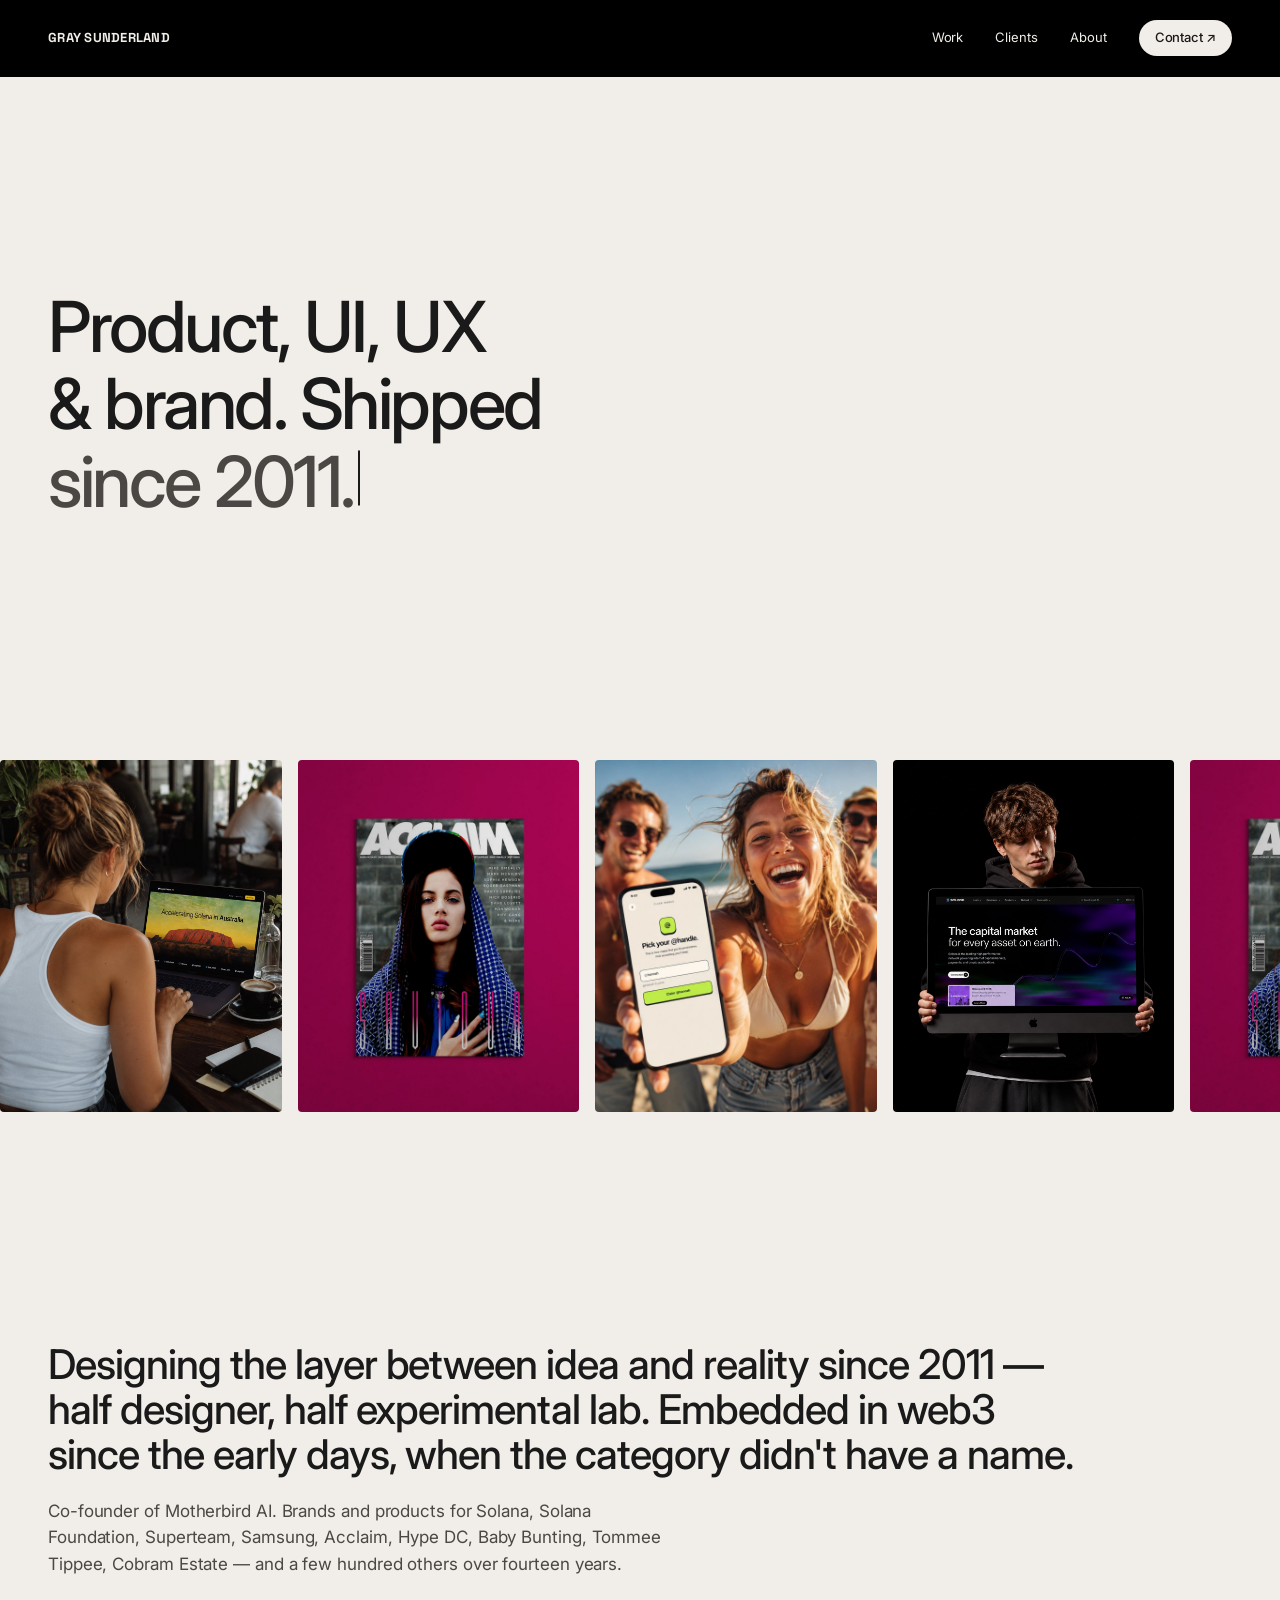
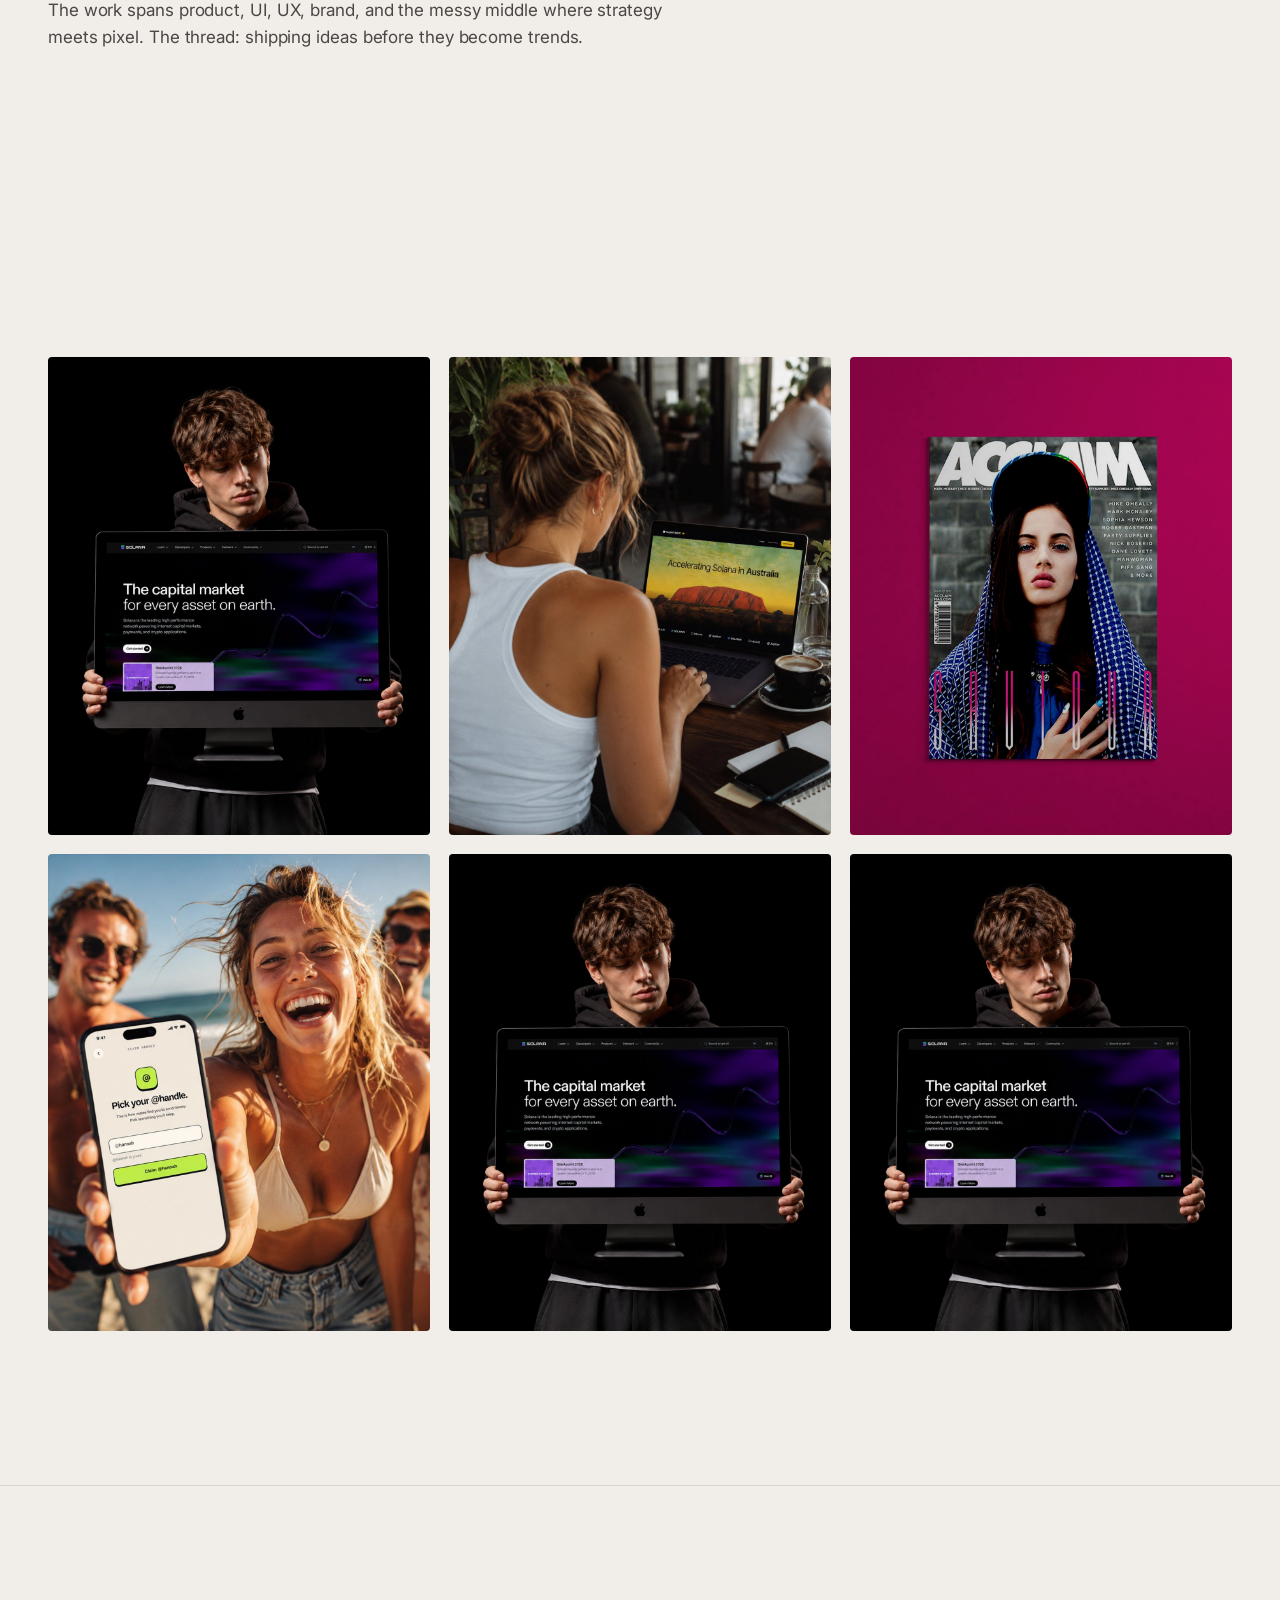
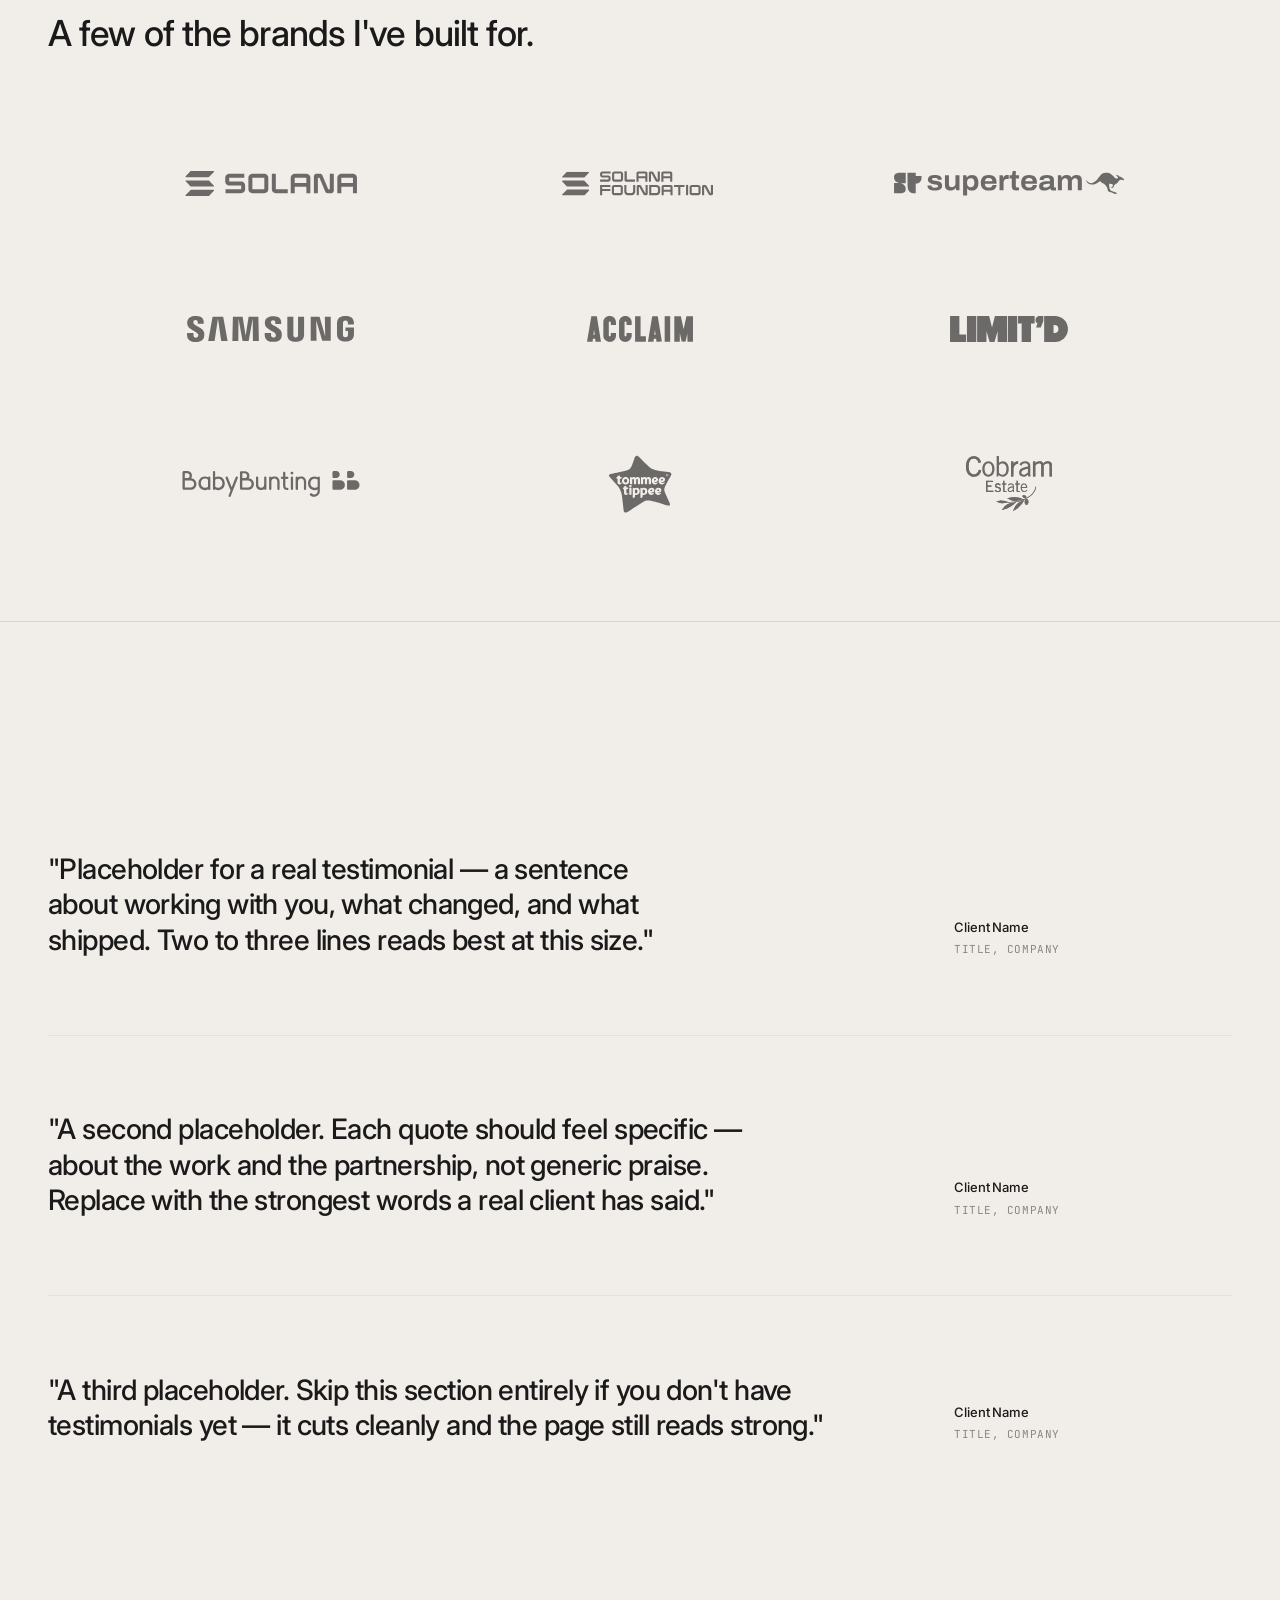
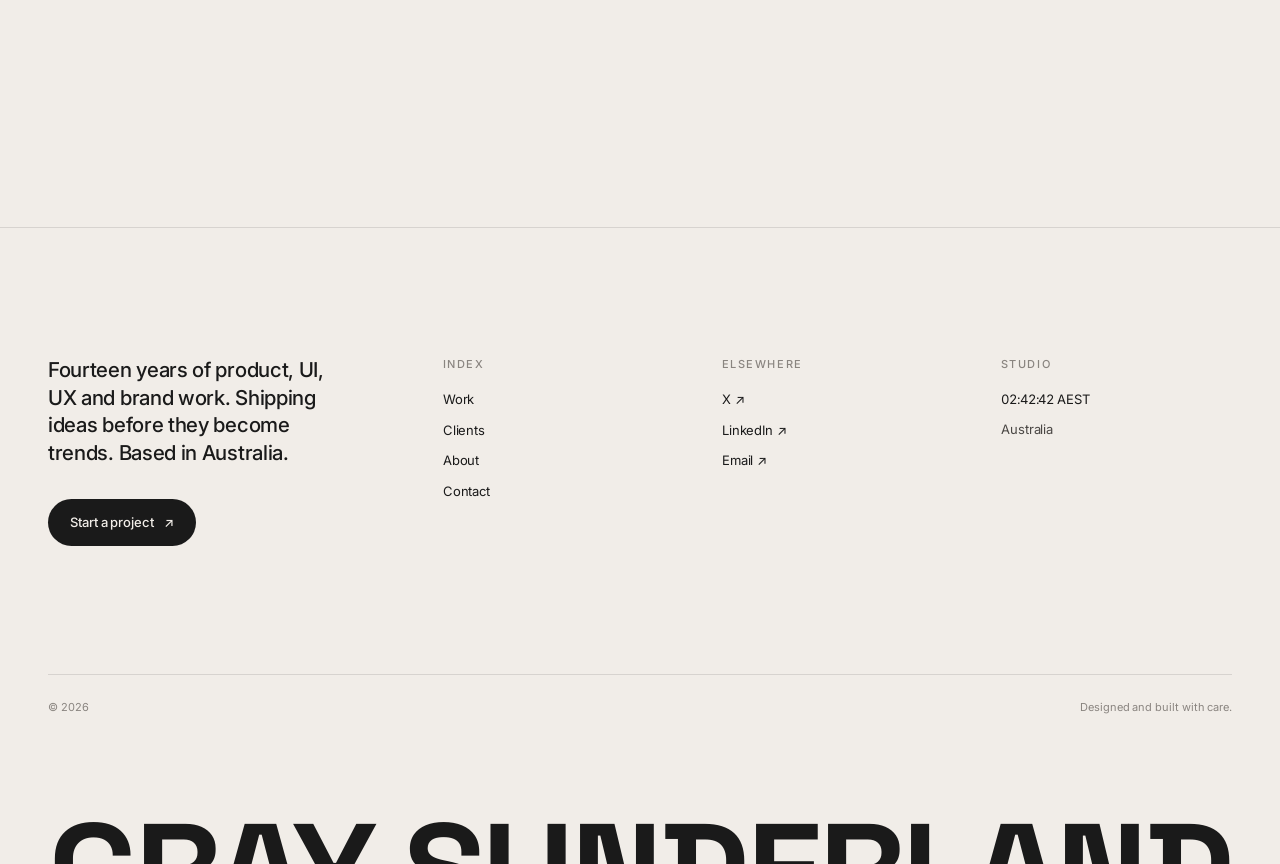
<file: index.html>
<!DOCTYPE html>
<html lang="en">
<head>
  <meta charset="UTF-8">
  <meta name="viewport" content="width=device-width, initial-scale=1.0">
  <title>Gray Sunderland — Product Design for the world's most ambitious teams</title>
  <meta name="description" content="Designing the layer between idea and reality since 2011. Product, UI, UX and brand design for the world's most ambitious teams. Embedded in web3 since the early days.">
  <meta property="og:title" content="Gray Sunderland — Product, UI, UX & Brand Designer">
  <meta property="og:description" content="Designing the layer between idea and reality since 2011. Half designer, half experimental lab. Based in Australia.">
  <meta property="og:type" content="website">

  <link rel="preconnect" href="https://fonts.googleapis.com">
  <link rel="preconnect" href="https://fonts.gstatic.com" crossorigin>
  <link href="https://fonts.googleapis.com/css2?family=Inter:wght@300;400;500;600;700&family=JetBrains+Mono:wght@400;500&family=Space+Grotesk:wght@500;600;700&display=swap" rel="stylesheet">

  <link rel="stylesheet" href="css/main.css">
</head>
<body>

  <!-- ============ CUSTOM CURSOR ============ -->
  <!-- Only renders on devices with a real pointer (desktop). Hidden by CSS
       on touch devices. Sits above everything else; pointer-events: none so
       it never blocks clicks. The + appears when hovering a link. -->
  <div class="cursor" aria-hidden="true">
    <span class="cursor-plus">+</span>
  </div>

  <!-- ============ NAV ============ -->
  <nav class="nav" aria-label="Primary">
    <a href="/" class="nav-brand">GRAY SUNDERLAND</a>
    <div class="nav-links">
      <a href="#work" class="nav-link hide-mobile">Work</a>
      <a href="#clients" class="nav-link hide-mobile">Clients</a>
      <a href="#about" class="nav-link hide-mobile">About</a>
      <a href="mailto:hello@graysunderland.com" class="nav-link nav-cta">Contact ↗</a>
    </div>
  </nav>

  <!-- ============ HERO ============ -->
  <header class="hero shell">
    <h1 class="hero-title">
      <span class="hero-line">Product, UI, UX</span>
      <span class="hero-line">&amp; brand. Shipped</span>
      <span class="hero-line hero-line--typed">
        <span class="hero-typed-text" data-typed></span><span class="hero-typed-caret" aria-hidden="true"></span>
      </span>
    </h1>
  </header>

  <!-- ============ MARQUEE ============ -->
  <section class="marquee" aria-label="Work preview">
    <div class="marquee-track">
      <div class="marquee-tile"><img src="images/marquee-01.png" alt="Superteam website design" loading="lazy"></div>
      <div class="marquee-tile"><img src="images/marquee-02.png" alt="Acclaim magazine cover design" loading="lazy"></div>
      <div class="marquee-tile"><img src="images/marquee-03.png" alt="Sorted P2P payments app" loading="lazy"></div>
      <div class="marquee-tile"><img src="images/marquee-04.png" alt="Solana website design" loading="lazy"></div>
      <div class="marquee-tile"><img src="images/marquee-02.png" alt="Acclaim magazine cover design" loading="lazy"></div>
      <div class="marquee-tile"><img src="images/marquee-01.png" alt="Superteam website design" loading="lazy"></div>
      <div class="marquee-tile"><img src="images/marquee-04.png" alt="Solana website design" loading="lazy"></div>
      <div class="marquee-tile"><img src="images/marquee-03.png" alt="Sorted P2P payments app" loading="lazy"></div>
      <div class="marquee-tile"><img src="images/marquee-01.png" alt="Superteam website design" loading="lazy"></div>
      <div class="marquee-tile"><img src="images/marquee-04.png" alt="Solana website design" loading="lazy"></div>
      <div class="marquee-tile"><img src="images/marquee-02.png" alt="Acclaim magazine cover design" loading="lazy"></div>
      <div class="marquee-tile"><img src="images/marquee-03.png" alt="Sorted P2P payments app" loading="lazy"></div>
    </div>
  </section>

  <!-- ============ ABOUT STATEMENT ============ -->
  <section class="section shell reveal" id="about">
    <div class="about-statement">
      <p>Designing the layer between idea and reality since 2011 — half designer, half experimental lab. Embedded in web3 since the early days, when the category didn't have a&nbsp;name.</p>
      <p>Co-founder of Motherbird AI. Brands and products for Solana, Solana Foundation, Superteam, Samsung, Acclaim, Hype DC, Baby Bunting, Tommee Tippee, Cobram Estate — and a few hundred others over fourteen&nbsp;years.</p>
      <p>The work spans product, UI, UX, brand, and the messy middle where strategy meets pixel. The thread: shipping ideas before they become&nbsp;trends.</p>
    </div>
  </section>

  <!-- ============ SELECT WORK — 3x3 GRID ============ -->
  <section class="section shell" id="work">
    <div class="work-grid">

      <a href="https://solana.com" target="_blank" rel="noopener" class="work-tile">
        <div class="work-tile-media"><img src="images/marquee-04.png" alt="Solana" loading="lazy"></div>
        <div class="work-tile-overlay">
          <span class="work-tile-name">Solana — 2026</span>
        </div>
      </a>

      <a href="https://superteam.fun" target="_blank" rel="noopener" class="work-tile">
        <div class="work-tile-media"><img src="images/marquee-01.png" alt="Superteam" loading="lazy"></div>
        <div class="work-tile-overlay">
          <span class="work-tile-name">Superteam — 2025</span>
        </div>
      </a>

      <a href="https://acclaimmag.com" target="_blank" rel="noopener" class="work-tile">
        <div class="work-tile-media"><img src="images/marquee-02.png" alt="Acclaim Magazine" loading="lazy"></div>
        <div class="work-tile-overlay">
          <span class="work-tile-name">Acclaim — 2024</span>
        </div>
      </a>

      <a href="https://paymentsorted.com" target="_blank" rel="noopener" class="work-tile">
        <div class="work-tile-media"><img src="images/marquee-03.png" alt="Sorted — P2P payments app" loading="lazy"></div>
        <div class="work-tile-overlay">
          <span class="work-tile-name">Sorted — 2026</span>
        </div>
      </a>

      <a href="https://cypherpunks.app" target="_blank" rel="noopener" class="work-tile">
        <div class="work-tile-media"><img src="images/marquee-04.png" alt="Cypherpunks" loading="lazy"></div>
        <div class="work-tile-overlay">
          <span class="work-tile-name">Cypherpunks — 2024</span>
        </div>
      </a>

      <a href="https://mong.life" target="_blank" rel="noopener" class="work-tile">
        <div class="work-tile-media"><img src="images/marquee-04.png" alt="Mong" loading="lazy"></div>
        <div class="work-tile-overlay">
          <span class="work-tile-name">Mong — 2023</span>
        </div>
      </a>

    </div>
  </section>

  <!-- ============ CLIENTS ============ -->
  <!-- Logos render as monotone (filter: brightness(0)).
       Note: hypeDC.svg correctly displays as "LIMIT'D" — a Hype DC
       sub-brand Gray worked on. This is intentional, do not "fix" it.
       Sizing variants:
         .client-logo (default) — wordmarks
         .client-logo--mark     — bumped icon-led/stacked logos
         .client-logo--mark-lg  — Tommee Tippee (+60% larger)
         .client-logo--mark-md  — Cobram (+20% larger) -->
  <section class="section shell clients-section" id="clients">
    <p class="clients-intro">A few of the brands I've&nbsp;built&nbsp;for.</p>
    <div class="clients-grid">
      <a href="https://solana.com" target="_blank" rel="noopener" class="client" aria-label="Solana">
        <img src="images/logos/solana.svg" alt="Solana" class="client-logo" loading="lazy">
      </a>
      <a href="https://solana.org" target="_blank" rel="noopener" class="client" aria-label="Solana Foundation">
        <img src="images/logos/foundation.svg" alt="Solana Foundation" class="client-logo" loading="lazy">
      </a>
      <a href="https://superteam.fun" target="_blank" rel="noopener" class="client" aria-label="Superteam">
        <img src="images/logos/superteam.svg" alt="Superteam" class="client-logo" loading="lazy">
      </a>
      <a href="https://www.samsung.com" target="_blank" rel="noopener" class="client" aria-label="Samsung">
        <img src="images/logos/Samsung.svg" alt="Samsung" class="client-logo" loading="lazy">
      </a>
      <a href="https://acclaimmag.com" target="_blank" rel="noopener" class="client" aria-label="Acclaim">
        <img src="images/logos/acclaim.svg" alt="Acclaim" class="client-logo" loading="lazy">
      </a>
      <a href="https://www.hypedc.com" target="_blank" rel="noopener" class="client" aria-label="Hype DC">
        <img src="images/logos/hypeDC.svg" alt="Hype DC" class="client-logo" loading="lazy">
      </a>
      <a href="https://www.babybunting.com.au" target="_blank" rel="noopener" class="client" aria-label="Baby Bunting">
        <img src="images/logos/babybunting.svg" alt="Baby Bunting" class="client-logo" loading="lazy">
      </a>
      <a href="https://www.tommeetippee.com" target="_blank" rel="noopener" class="client" aria-label="Tommee Tippee">
        <img src="images/logos/tommee-tippee.svg" alt="Tommee Tippee" class="client-logo client-logo--mark-lg" loading="lazy">
      </a>
      <a href="https://www.cobramestate.com.au" target="_blank" rel="noopener" class="client" aria-label="Cobram Estate">
        <img src="images/logos/cobram.svg" alt="Cobram Estate" class="client-logo client-logo--mark-md" loading="lazy">
      </a>
    </div>
  </section>

  <!-- ============ TESTIMONIALS ============ -->
  <section class="section shell testimonials reveal">
    <div class="testimonial">
      <blockquote>"Placeholder for a real testimonial — a sentence about working with you, what changed, and what shipped. Two to three lines reads best at this&nbsp;size."</blockquote>
      <cite>
        <span class="name">Client Name</span>
        <span class="role">Title, Company</span>
      </cite>
    </div>

    <div class="testimonial">
      <blockquote>"A second placeholder. Each quote should feel specific — about the work and the partnership, not generic praise. Replace with the strongest words a real client has&nbsp;said."</blockquote>
      <cite>
        <span class="name">Client Name</span>
        <span class="role">Title, Company</span>
      </cite>
    </div>

    <div class="testimonial">
      <blockquote>"A third placeholder. Skip this section entirely if you don't have testimonials yet — it cuts cleanly and the page still reads&nbsp;strong."</blockquote>
      <cite>
        <span class="name">Client Name</span>
        <span class="role">Title, Company</span>
      </cite>
    </div>
  </section>

  <!-- ============ FOOTER ============ -->
  <footer class="footer">
    <div class="footer-top">
      <div>
        <p class="footer-tagline">Fourteen years of product, UI, UX and brand work. Shipping ideas before they become trends. Based in&nbsp;Australia.</p>
        <a href="mailto:hello@graysunderland.com" class="cta">
          Start a project
          <span class="arrow">↗</span>
        </a>
      </div>

      <div class="footer-col">
        <h4>Index</h4>
        <ul>
          <li><a href="#work">Work</a></li>
          <li><a href="#clients">Clients</a></li>
          <li><a href="#about">About</a></li>
          <li><a href="mailto:hello@graysunderland.com">Contact</a></li>
        </ul>
      </div>

      <div class="footer-col">
        <h4>Elsewhere</h4>
        <ul>
          <li><a href="https://x.com/gray_chromatic" target="_blank" rel="noopener">X ↗</a></li>
          <li><a href="https://www.linkedin.com/in/graysunderland" target="_blank" rel="noopener">LinkedIn ↗</a></li>
          <li><a href="mailto:hello@graysunderland.com">Email ↗</a></li>
        </ul>
      </div>

      <div class="footer-col">
        <h4>Studio</h4>
        <ul>
          <li><span class="clock" data-clock data-tz="Australia/Sydney" data-tz-label="AEST">—</span></li>
          <li>
            <address>Australia</address>
          </li>
        </ul>
      </div>
    </div>

    <div class="footer-bottom">
      <span>© 2026</span>
      <span>Designed and built with care.</span>
    </div>

    <div class="footer-wordmark" aria-hidden="true">
      <svg viewBox="0 0 1000 100" xmlns="http://www.w3.org/2000/svg" preserveAspectRatio="xMidYMid meet">
        <text x="0" y="84"
              font-family="Space Grotesk, Inter, sans-serif"
              font-size="110"
              font-weight="700"
              letter-spacing="-3"
              textLength="1000"
              lengthAdjust="spacingAndGlyphs">GRAY SUNDERLAND</text>
      </svg>
    </div>
  </footer>

  <script src="js/main.js"></script>
</body>
</html>
</file>
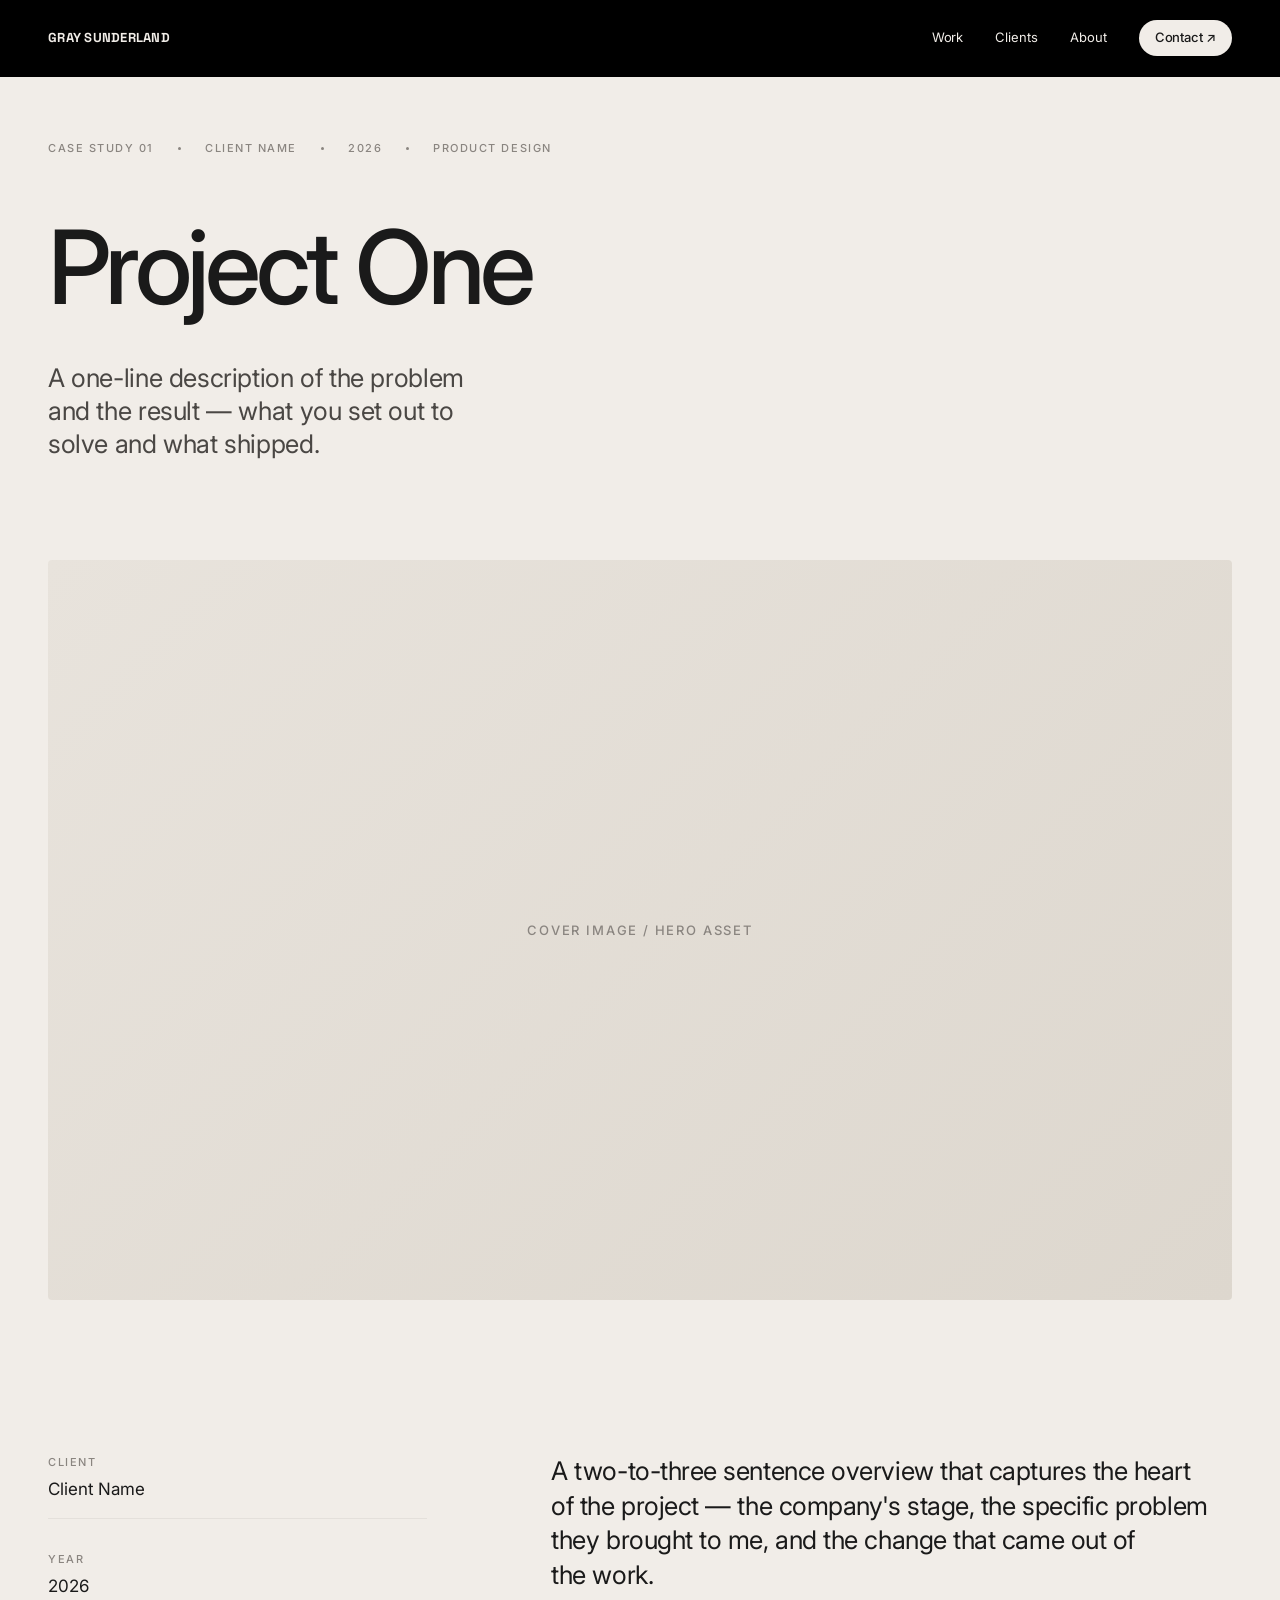
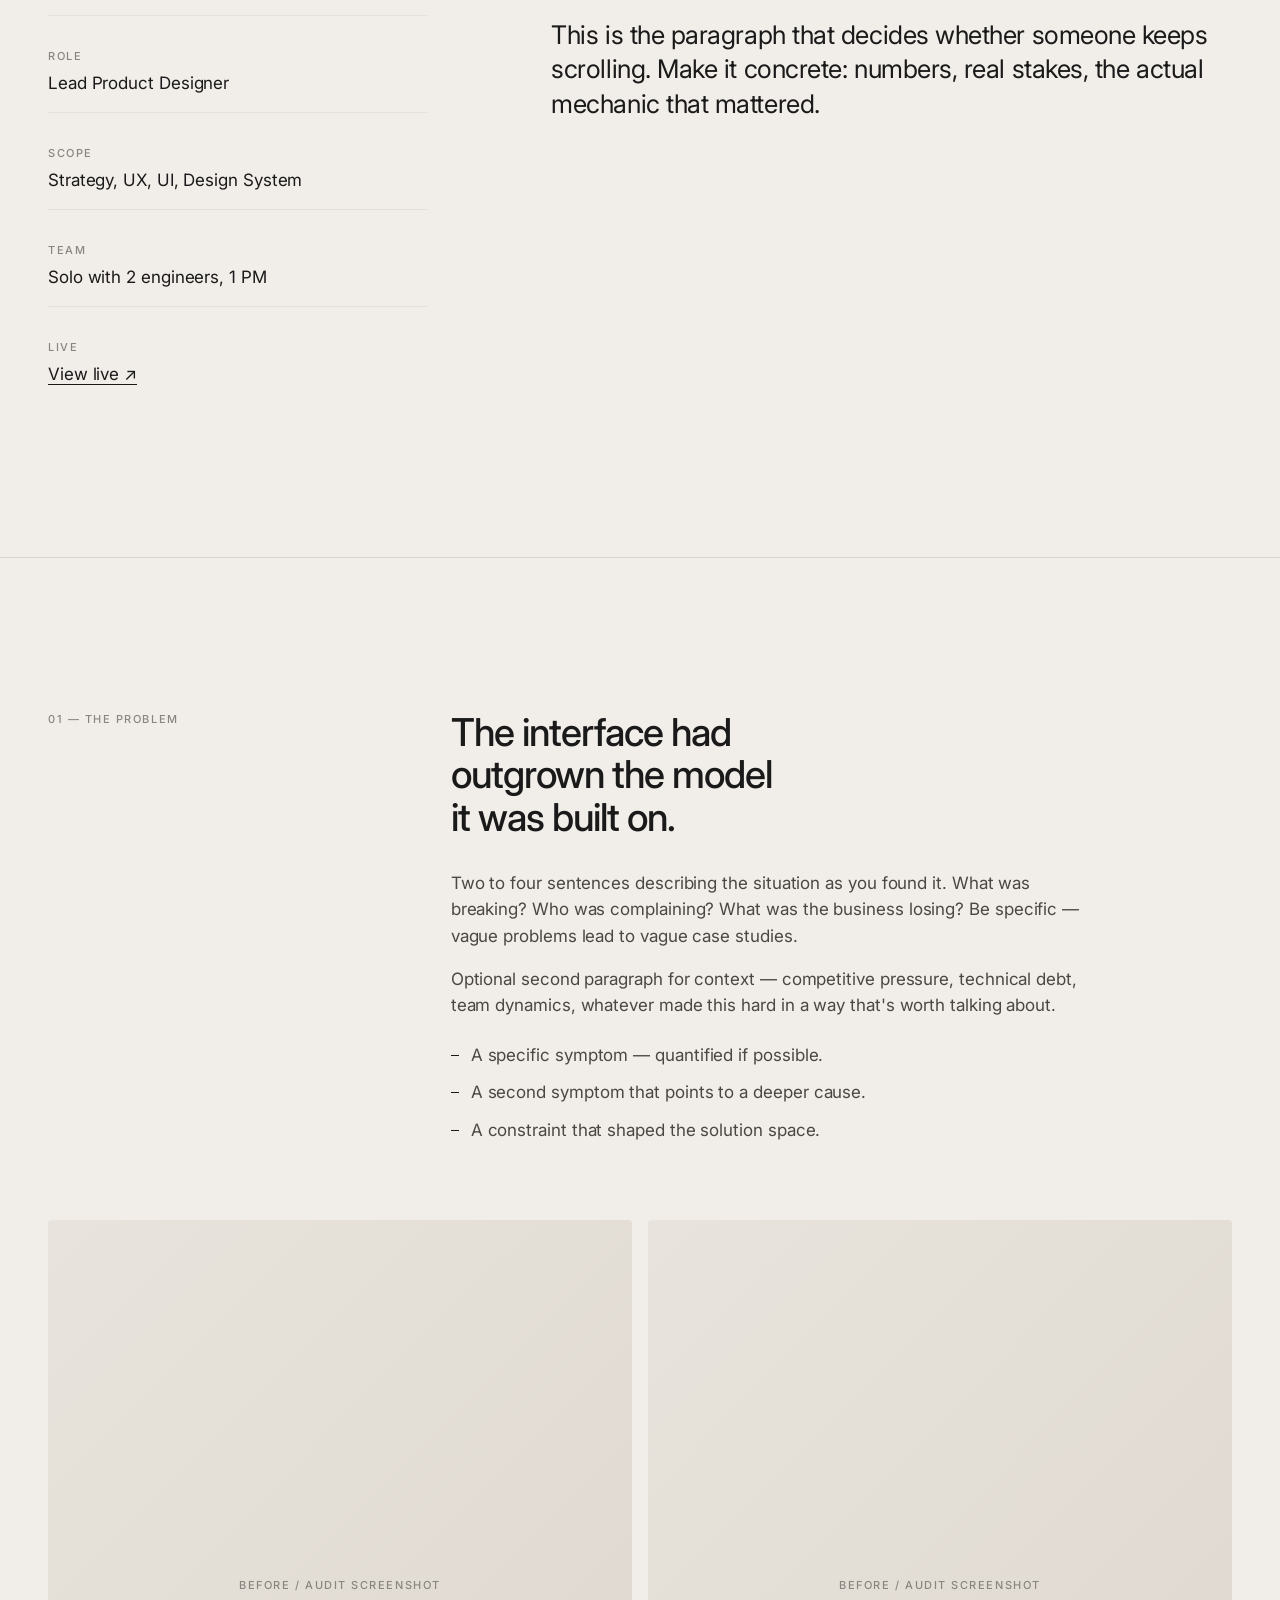
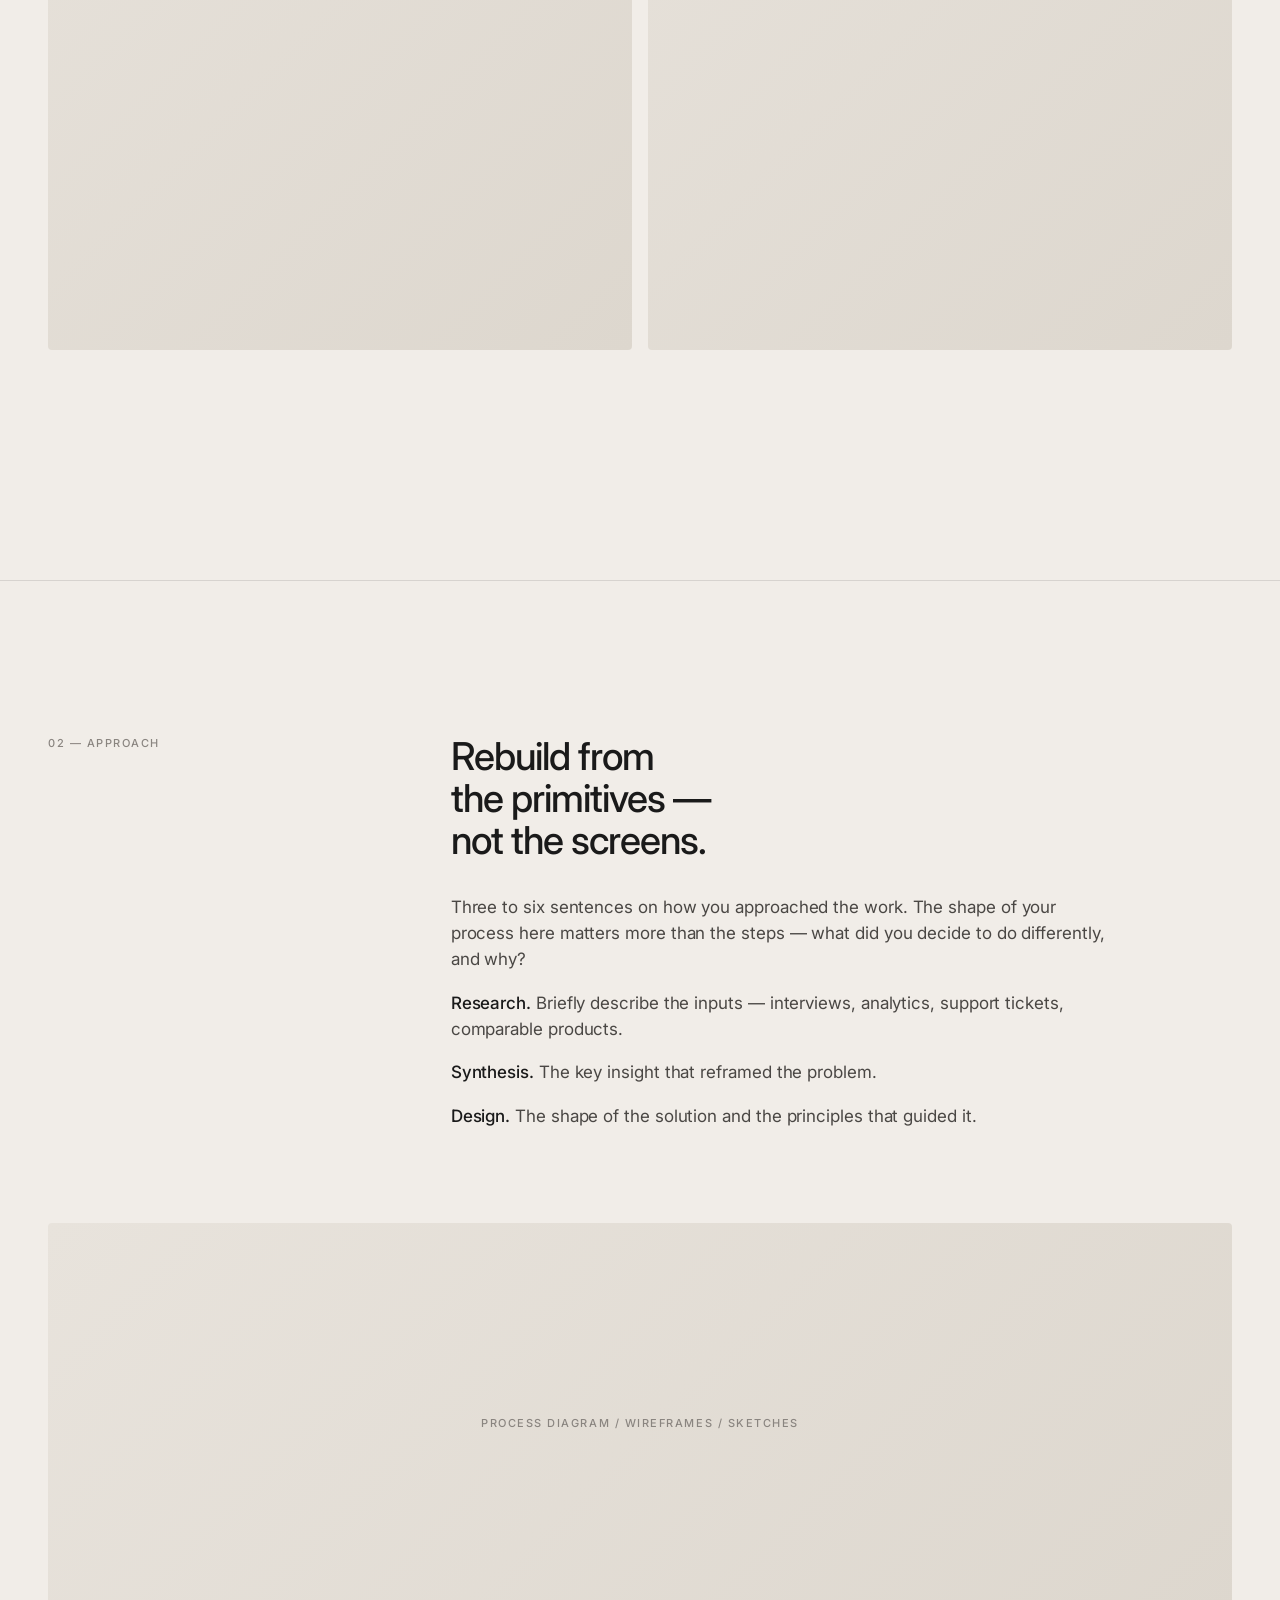
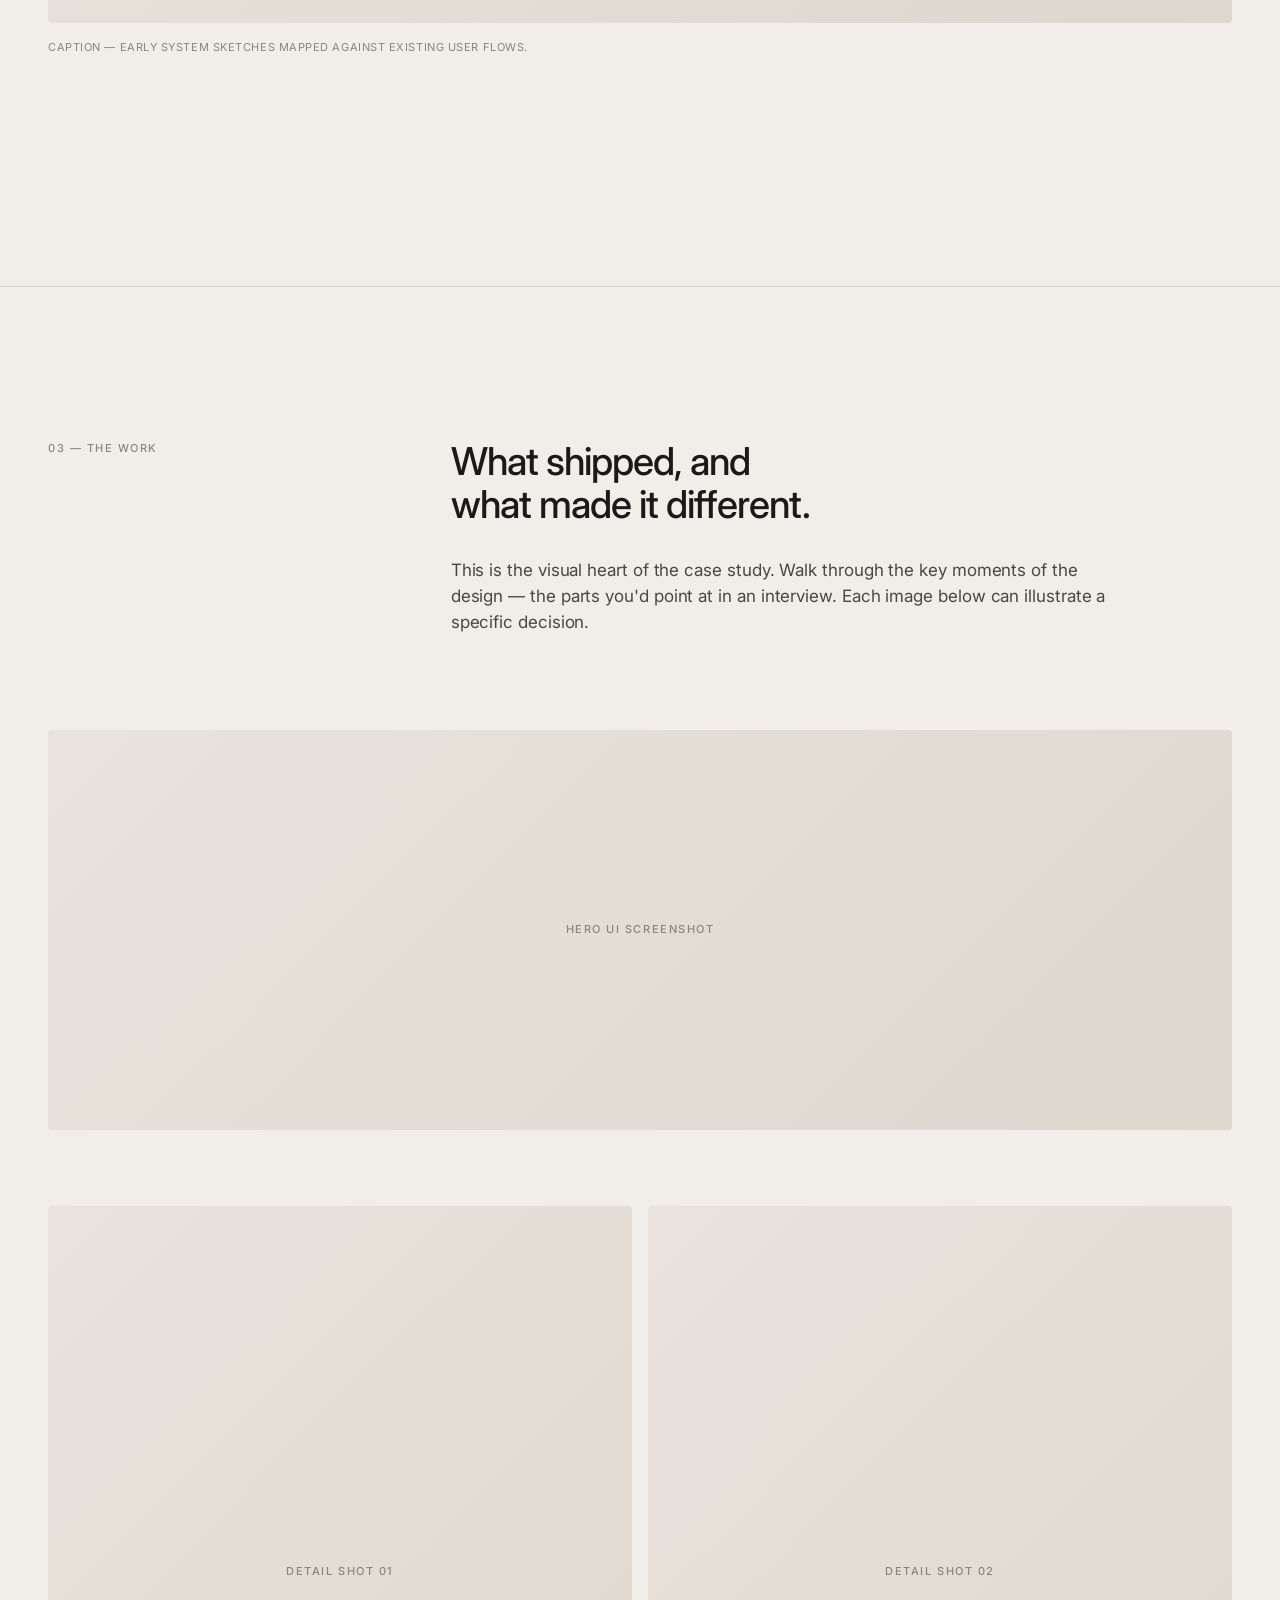
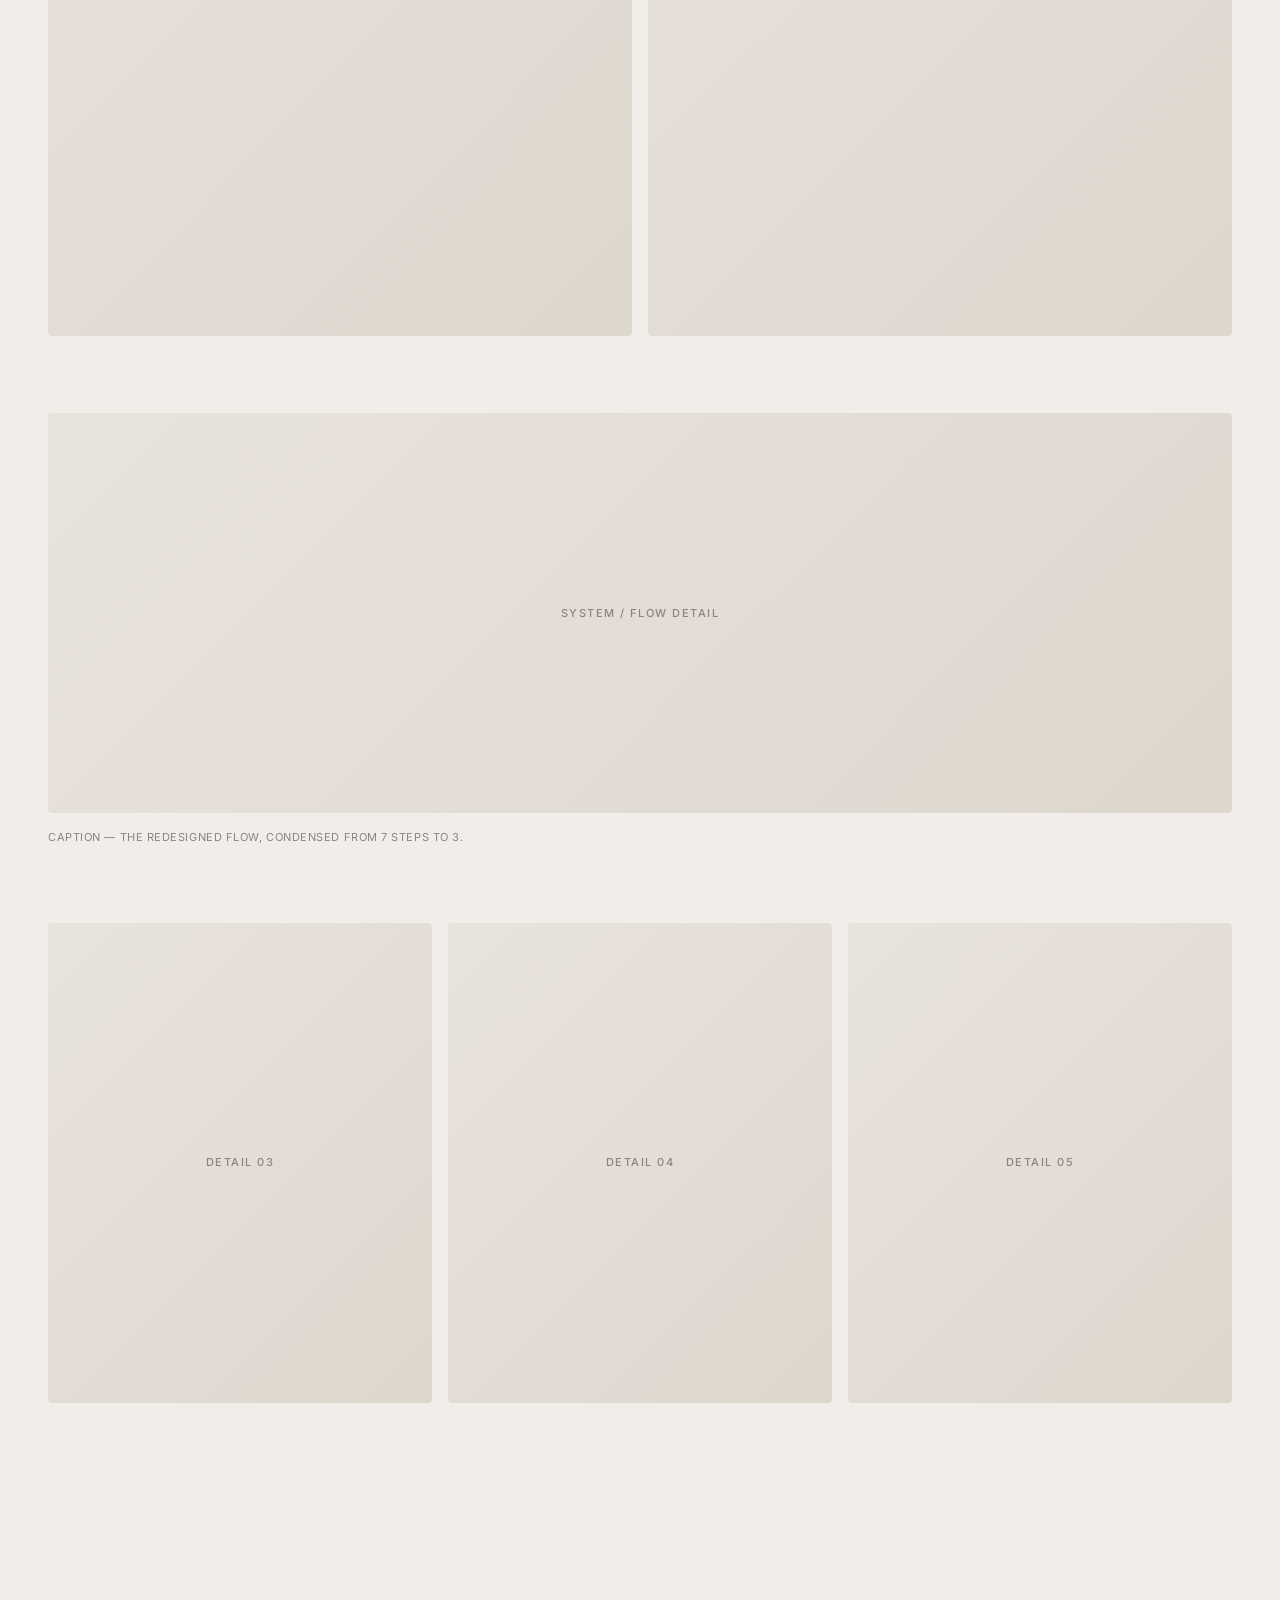
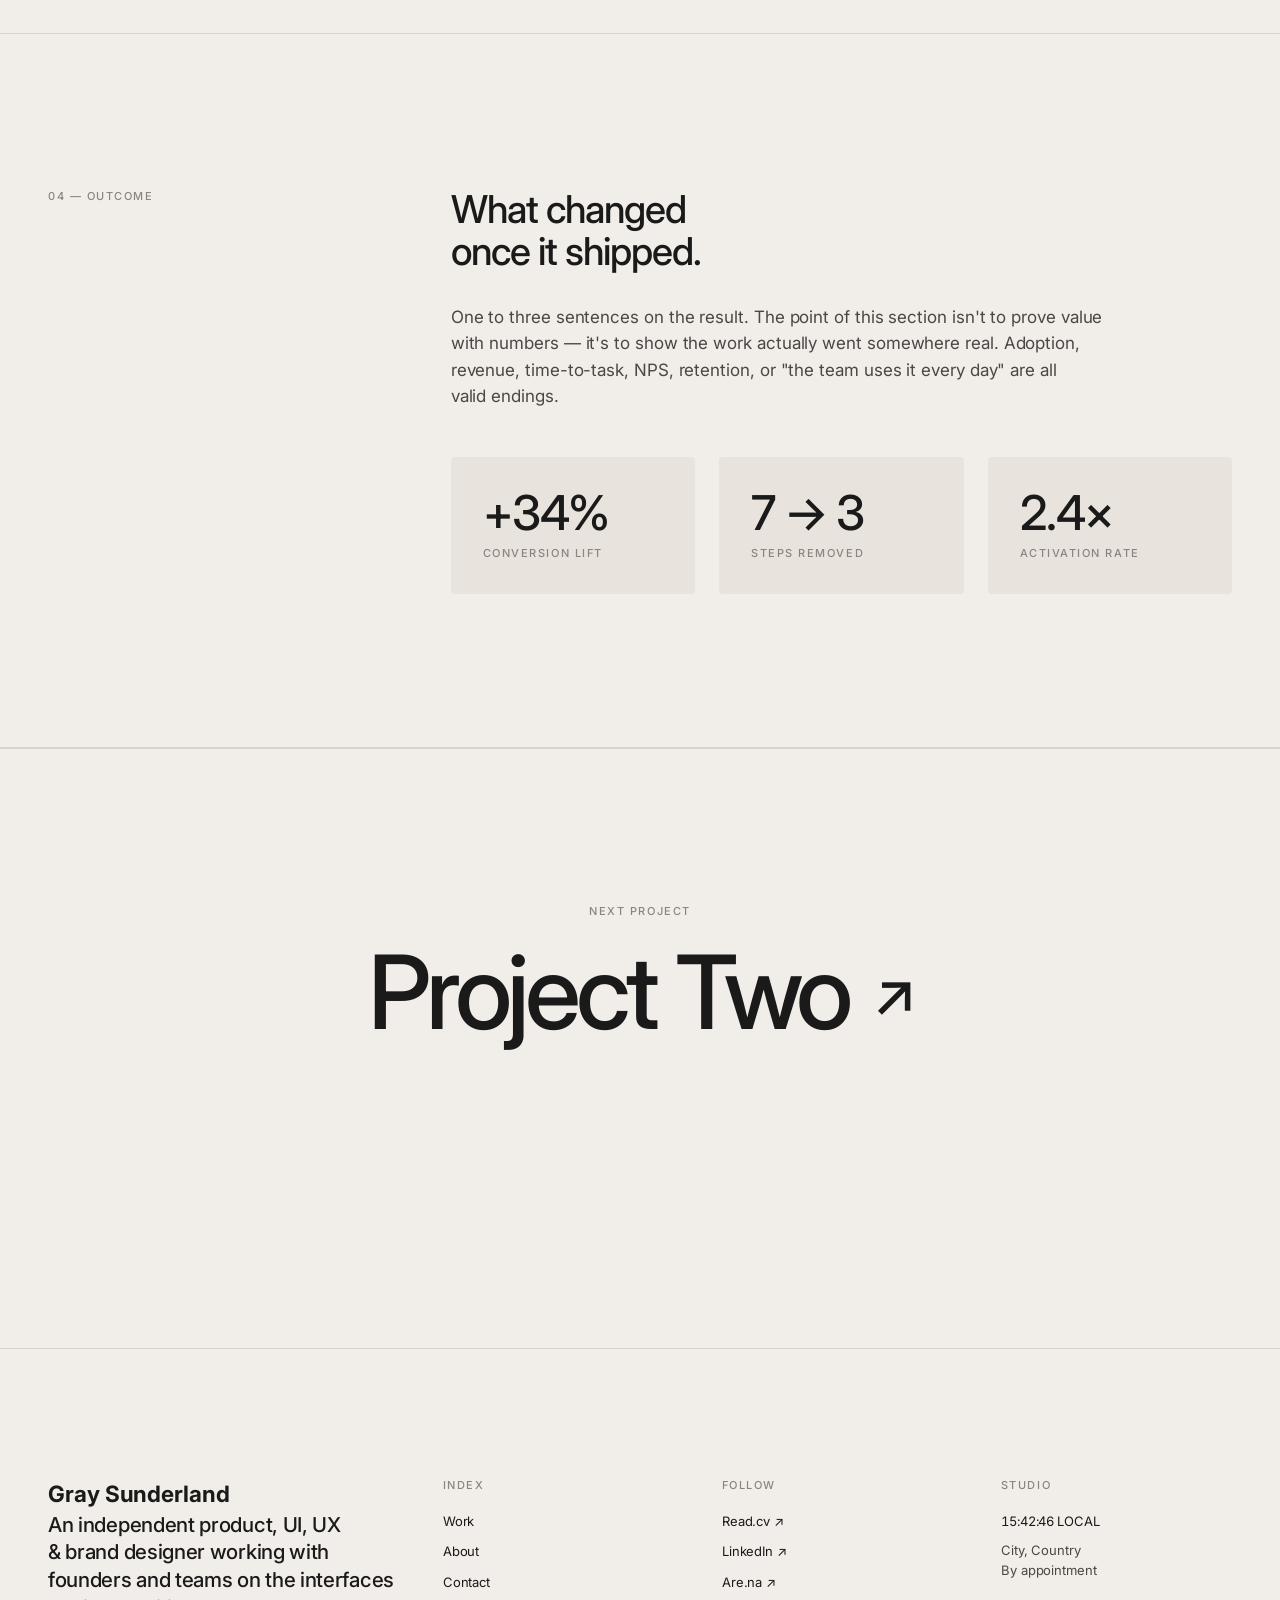
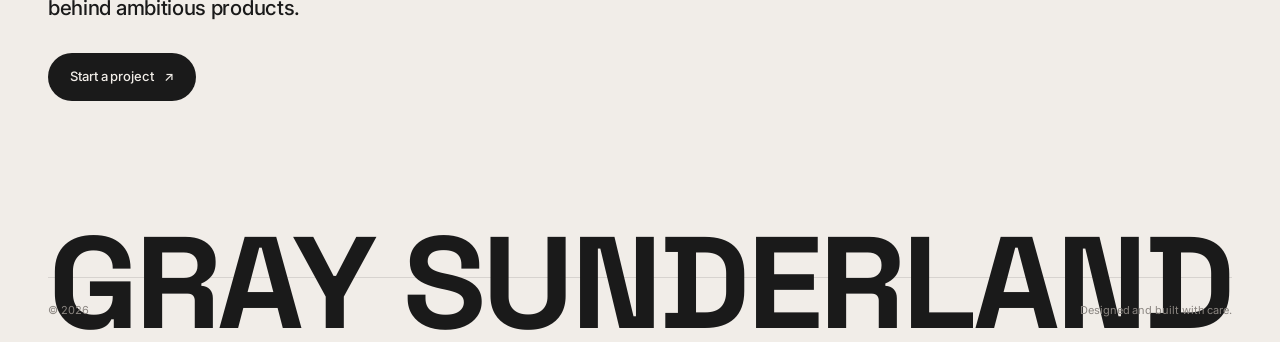
<file: projects/project-01.html>
<!DOCTYPE html>
<html lang="en">
<head>
  <meta charset="UTF-8">
  <meta name="viewport" content="width=device-width, initial-scale=1.0">
  <title>Project One — Gray Sunderland</title>
  <meta name="description" content="Case study: Project One.">

  <link rel="preconnect" href="https://fonts.googleapis.com">
  <link rel="preconnect" href="https://fonts.gstatic.com" crossorigin>
  <link href="https://fonts.googleapis.com/css2?family=Inter:wght@300;400;500;600;700&family=JetBrains+Mono:wght@400;500&family=Space+Grotesk:wght@500;600;700&display=swap" rel="stylesheet">

  <link rel="stylesheet" href="../css/main.css">
  <link rel="stylesheet" href="../css/case-study.css">
</head>
<body>

  <!-- ============ CUSTOM CURSOR ============ -->
  <div class="cursor" aria-hidden="true">
    <span class="cursor-plus">+</span>
  </div>

  <!-- ============ NAV ============ -->
  <nav class="nav" aria-label="Primary">
    <a href="../index.html" class="nav-brand">GRAY SUNDERLAND</a>
    <div class="nav-links">
      <a href="../index.html#work" class="nav-link hide-mobile">Work</a>
      <a href="../index.html#clients" class="nav-link hide-mobile">Clients</a>
      <a href="../index.html#about" class="nav-link hide-mobile">About</a>
      <a href="mailto:hello@graysunderland.com" class="nav-link nav-cta">Contact ↗</a>
    </div>
  </nav>

  <!-- ============ HERO ============ -->
  <header class="cs-hero shell">
    <div class="cs-hero-meta">
      <span>Case Study 01</span>
      <span class="sep"></span>
      <span>Client Name</span>
      <span class="sep"></span>
      <span>2026</span>
      <span class="sep"></span>
      <span>Product Design</span>
    </div>
    <h1 class="cs-hero-title">Project One</h1>
    <p class="cs-hero-tagline">A one-line description of the problem and the result — what you set out to solve and what shipped.</p>
  </header>

  <!-- ============ COVER ============ -->
  <div class="shell">
    <div class="cs-cover placeholder">
      <span>Cover Image / Hero Asset</span>
    </div>
  </div>

  <!-- ============ OVERVIEW ============ -->
  <section class="cs-overview shell">
    <dl class="cs-overview-meta">
      <div class="cs-meta-row">
        <dt>Client</dt>
        <dd>Client Name</dd>
      </div>
      <div class="cs-meta-row">
        <dt>Year</dt>
        <dd>2026</dd>
      </div>
      <div class="cs-meta-row">
        <dt>Role</dt>
        <dd>Lead Product Designer</dd>
      </div>
      <div class="cs-meta-row">
        <dt>Scope</dt>
        <dd>Strategy, UX, UI, Design System</dd>
      </div>
      <div class="cs-meta-row">
        <dt>Team</dt>
        <dd>Solo with 2 engineers, 1 PM</dd>
      </div>
      <div class="cs-meta-row">
        <dt>Live</dt>
        <dd><a href="#" target="_blank" rel="noopener" style="border-bottom: 1px solid currentColor;">View live ↗</a></dd>
      </div>
    </dl>
    <div class="cs-overview-content">
      <p>A two-to-three sentence overview that captures the heart of the project — the company's stage, the specific problem they brought to me, and the change that came out of the work.</p>
      <p>This is the paragraph that decides whether someone keeps scrolling. Make it concrete: numbers, real stakes, the actual mechanic that mattered.</p>
    </div>
  </section>

  <!-- ============ PROBLEM ============ -->
  <section class="cs-section">
    <div class="shell cs-section-grid">
      <div class="cs-section-label">01 — The Problem</div>
      <div class="cs-section-body">
        <h2>The interface had outgrown the model it was built on.</h2>
        <p>Two to four sentences describing the situation as you found it. What was breaking? Who was complaining? What was the business losing? Be specific — vague problems lead to vague case studies.</p>
        <p>Optional second paragraph for context — competitive pressure, technical debt, team dynamics, whatever made this hard in a way that's worth talking about.</p>
        <ul>
          <li>A specific symptom — quantified if possible.</li>
          <li>A second symptom that points to a deeper cause.</li>
          <li>A constraint that shaped the solution space.</li>
        </ul>
      </div>
    </div>

    <!-- Media block -->
    <div class="shell cs-media">
      <div class="cs-media-grid-2">
        <div class="cs-media-tile placeholder"><span>Before / Audit Screenshot</span></div>
        <div class="cs-media-tile placeholder"><span>Before / Audit Screenshot</span></div>
      </div>
    </div>
  </section>

  <!-- ============ APPROACH ============ -->
  <section class="cs-section">
    <div class="shell cs-section-grid">
      <div class="cs-section-label">02 — Approach</div>
      <div class="cs-section-body">
        <h2>Rebuild from the primitives — not the screens.</h2>
        <p>Three to six sentences on how you approached the work. The shape of your process here matters more than the steps — what did you decide to do differently, and why?</p>
        <p><strong>Research.</strong> Briefly describe the inputs — interviews, analytics, support tickets, comparable products.</p>
        <p><strong>Synthesis.</strong> The key insight that reframed the problem.</p>
        <p><strong>Design.</strong> The shape of the solution and the principles that guided it.</p>
      </div>
    </div>

    <!-- Full-bleed media -->
    <div class="shell cs-media">
      <div class="cs-media-full placeholder">
        <span>Process Diagram / Wireframes / Sketches</span>
      </div>
      <p class="cs-media-caption">Caption — early system sketches mapped against existing user flows.</p>
    </div>
  </section>

  <!-- ============ SOLUTION ============ -->
  <section class="cs-section">
    <div class="shell cs-section-grid">
      <div class="cs-section-label">03 — The Work</div>
      <div class="cs-section-body">
        <h2>What shipped, and what made it different.</h2>
        <p>This is the visual heart of the case study. Walk through the key moments of the design — the parts you'd point at in an interview. Each image below can illustrate a specific decision.</p>
      </div>
    </div>

    <div class="shell cs-media">
      <div class="cs-media-full placeholder">
        <span>Hero UI Screenshot</span>
      </div>
    </div>

    <div class="shell cs-media">
      <div class="cs-media-grid-2">
        <div class="cs-media-tile placeholder"><span>Detail Shot 01</span></div>
        <div class="cs-media-tile placeholder"><span>Detail Shot 02</span></div>
      </div>
    </div>

    <div class="shell cs-media">
      <div class="cs-media-full placeholder">
        <span>System / Flow Detail</span>
      </div>
      <p class="cs-media-caption">Caption — the redesigned flow, condensed from 7 steps to 3.</p>
    </div>

    <div class="shell cs-media">
      <div class="cs-media-grid-3">
        <div class="cs-media-tile placeholder"><span>Detail 03</span></div>
        <div class="cs-media-tile placeholder"><span>Detail 04</span></div>
        <div class="cs-media-tile placeholder"><span>Detail 05</span></div>
      </div>
    </div>
  </section>

  <!-- ============ OUTCOME ============ -->
  <section class="cs-section">
    <div class="shell cs-section-grid">
      <div class="cs-section-label">04 — Outcome</div>
      <div class="cs-section-body">
        <h2>What changed once it shipped.</h2>
        <p>One to three sentences on the result. The point of this section isn't to prove value with numbers — it's to show the work actually went somewhere real. Adoption, revenue, time-to-task, NPS, retention, or "the team uses it every day" are all valid endings.</p>

        <div class="cs-metrics">
          <div class="cs-metric">
            <div class="cs-metric-value">+34%</div>
            <div class="cs-metric-label">Conversion Lift</div>
          </div>
          <div class="cs-metric">
            <div class="cs-metric-value">7 → 3</div>
            <div class="cs-metric-label">Steps Removed</div>
          </div>
          <div class="cs-metric">
            <div class="cs-metric-value">2.4×</div>
            <div class="cs-metric-label">Activation Rate</div>
          </div>
        </div>
      </div>
    </div>
  </section>

  <!-- ============ NEXT PROJECT ============ -->
  <section class="cs-next shell">
    <div class="cs-next-label">Next Project</div>
    <a href="project-02.html">
      Project Two
      <span class="arrow">↗</span>
    </a>
  </section>

  <!-- ============ FOOTER ============ -->
  <footer class="footer">
    <div class="footer-top">
      <div>
        <h2 class="footer-brand">Gray Sunderland</h2>
        <p class="footer-tagline">An independent product, UI, UX &amp; brand designer working with founders and teams on the interfaces behind ambitious products.</p>
        <a href="mailto:hello@graysunderland.com" class="cta">
          Start a project
          <span class="arrow">↗</span>
        </a>
      </div>
      <div class="footer-col">
        <h4>Index</h4>
        <ul>
          <li><a href="../index.html#work">Work</a></li>
          <li><a href="../index.html#about">About</a></li>
          <li><a href="mailto:hello@graysunderland.com">Contact</a></li>
        </ul>
      </div>
      <div class="footer-col">
        <h4>Follow</h4>
        <ul>
          <li><a href="#" target="_blank" rel="noopener">Read.cv ↗</a></li>
          <li><a href="#" target="_blank" rel="noopener">LinkedIn ↗</a></li>
          <li><a href="#" target="_blank" rel="noopener">Are.na ↗</a></li>
        </ul>
      </div>
      <div class="footer-col">
        <h4>Studio</h4>
        <ul>
          <li><span class="clock" data-clock data-tz-label="LOCAL">—</span></li>
          <li>
            <address>
              City, Country<br>
              By appointment
            </address>
          </li>
        </ul>
      </div>
    </div>

    <div class="footer-wordmark" aria-hidden="true">
      <svg viewBox="0 0 1000 100" xmlns="http://www.w3.org/2000/svg" preserveAspectRatio="xMidYMid meet">
        <text x="0" y="84"
              font-family="Space Grotesk, Inter, sans-serif"
              font-size="110"
              font-weight="700"
              letter-spacing="-3"
              textLength="1000"
              lengthAdjust="spacingAndGlyphs">GRAY SUNDERLAND</text>
      </svg>
    </div>

    <div class="footer-bottom">
      <span>© 2026</span>
      <span>Designed and built with care.</span>
    </div>
  </footer>

  <script src="../js/main.js"></script>
</body>
</html>
</file>
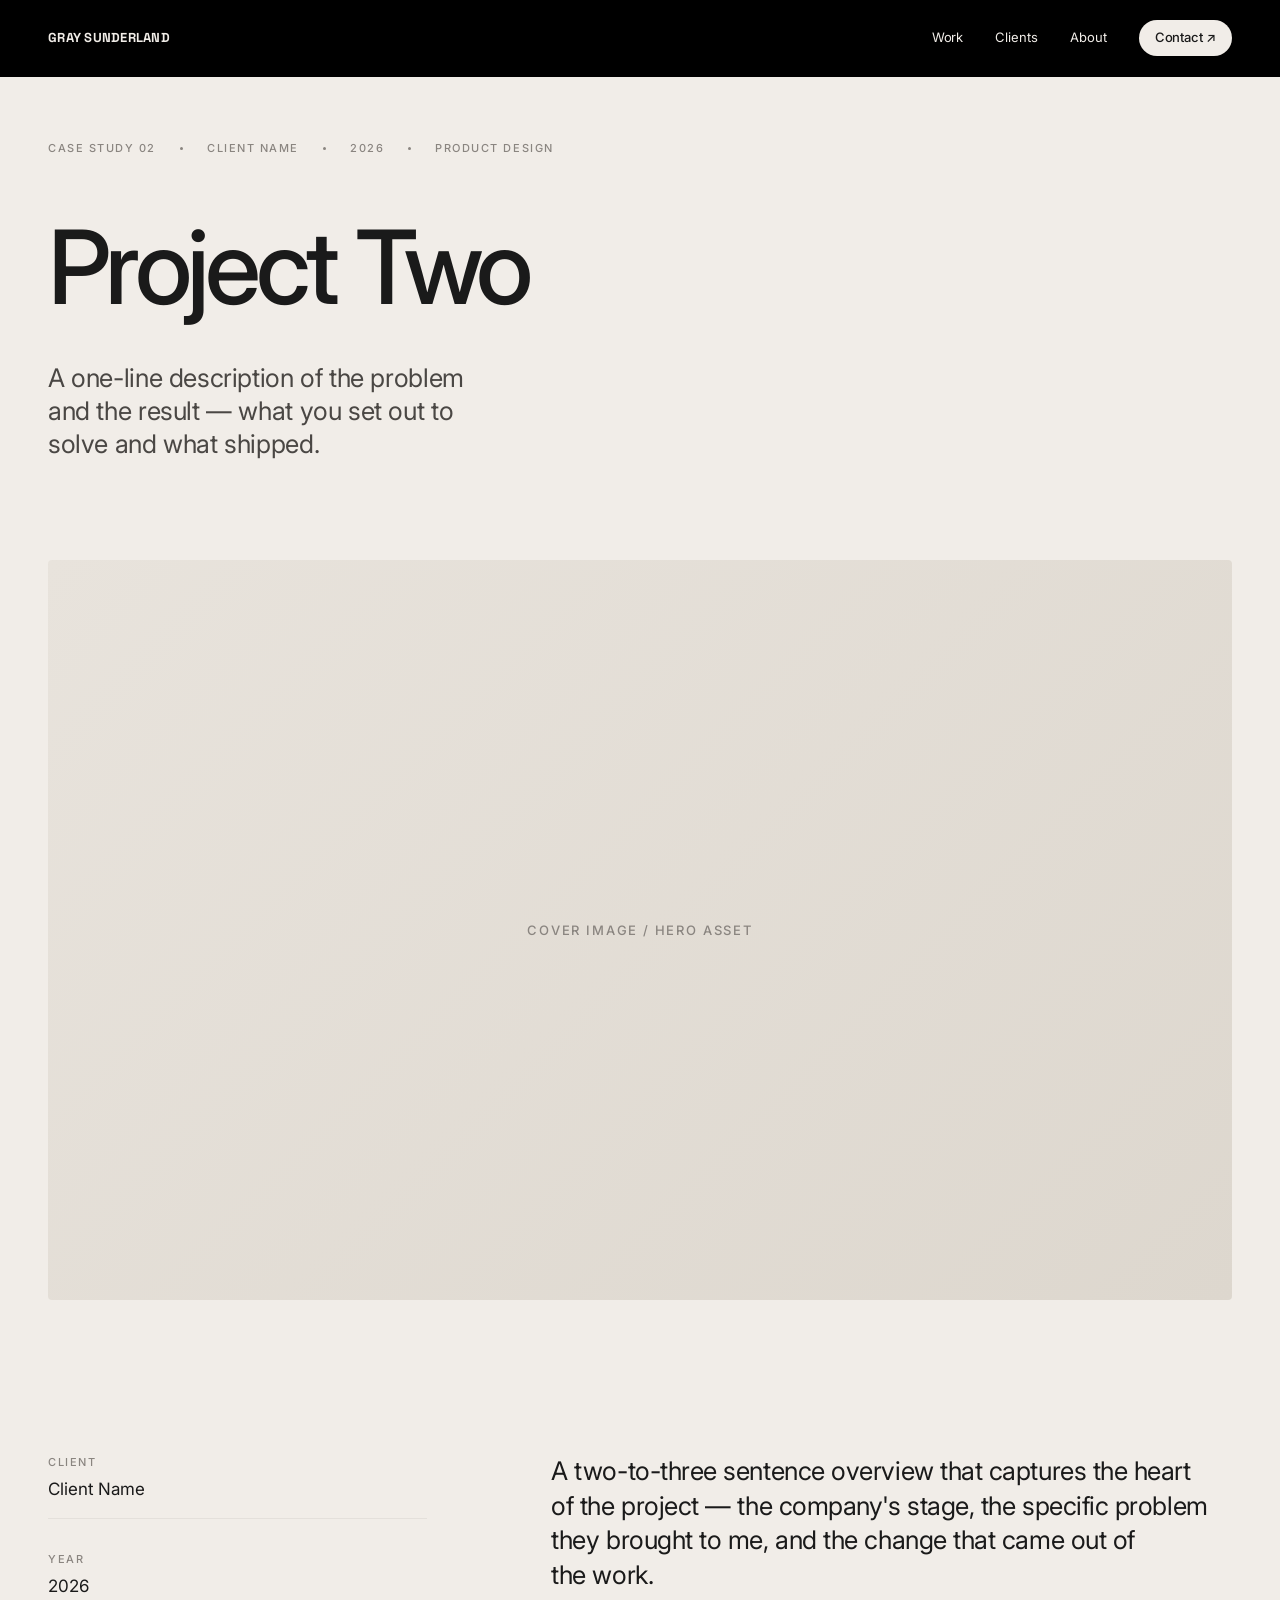
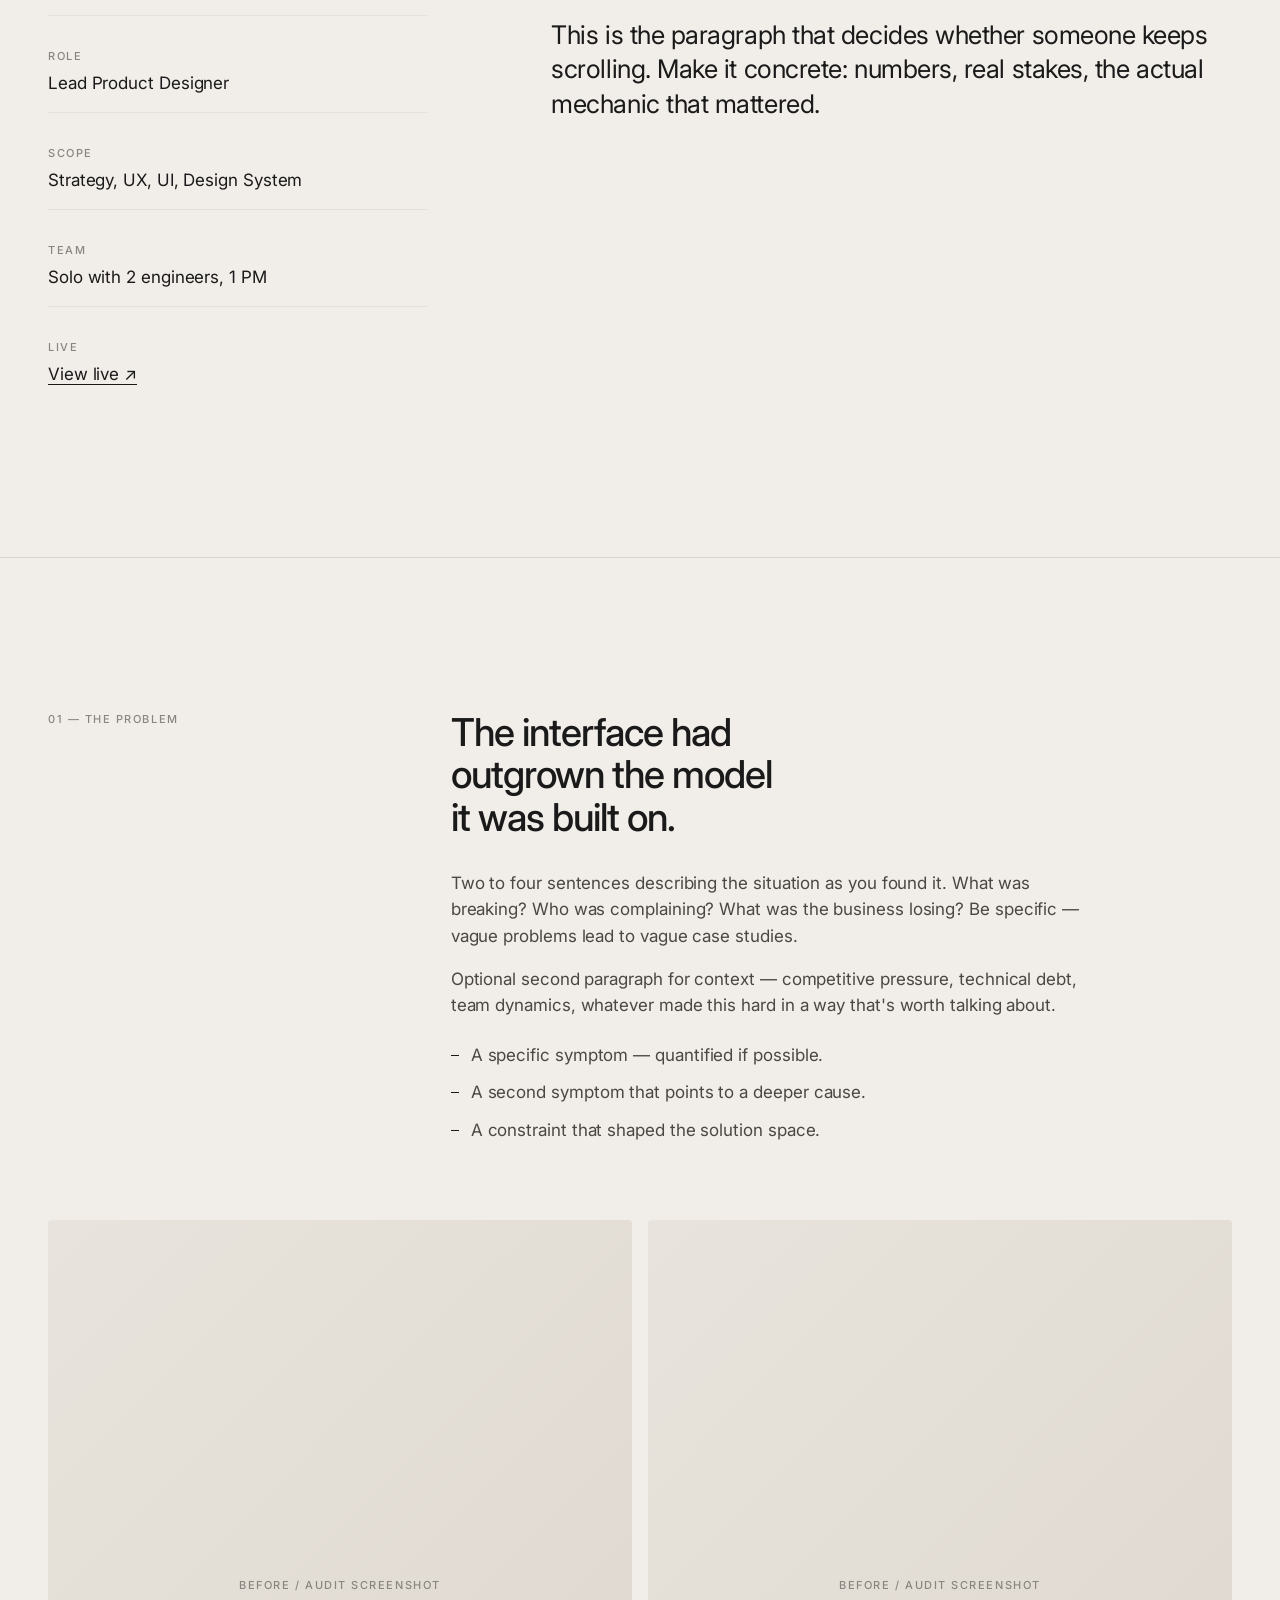
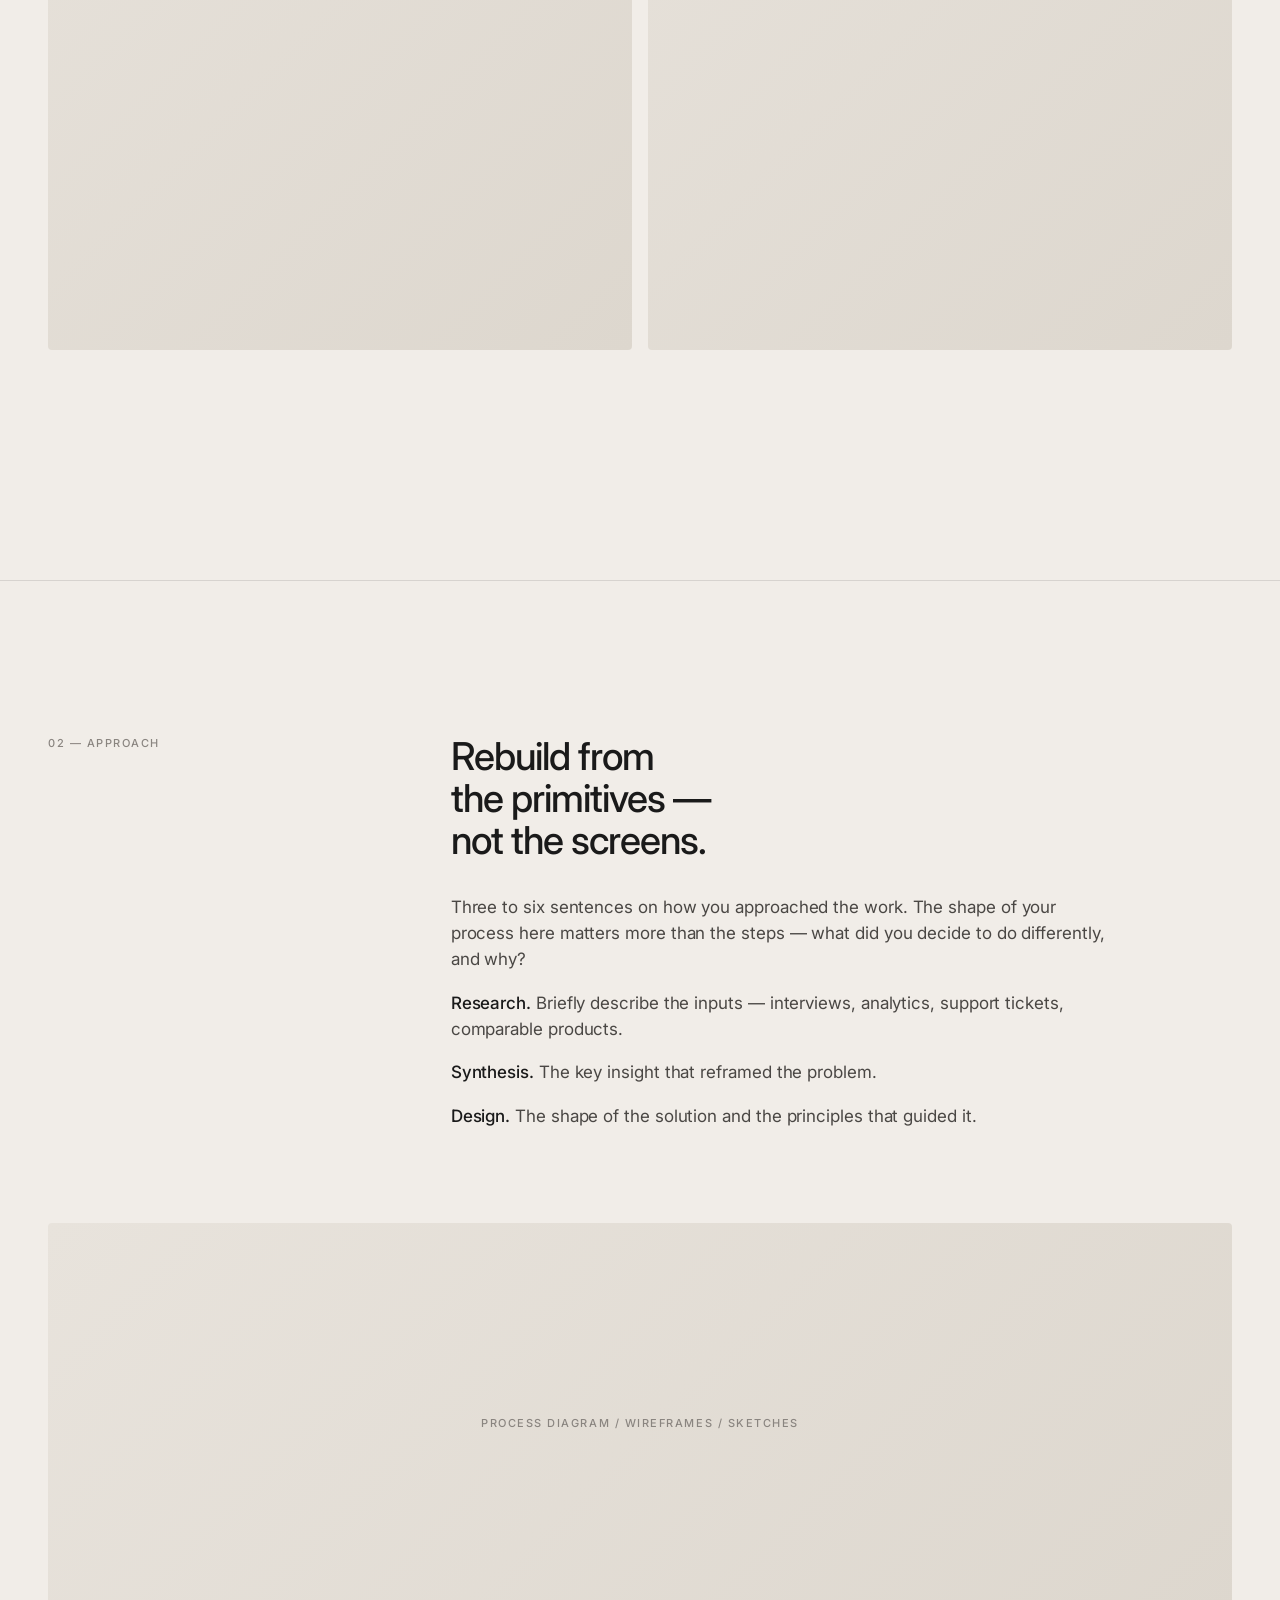
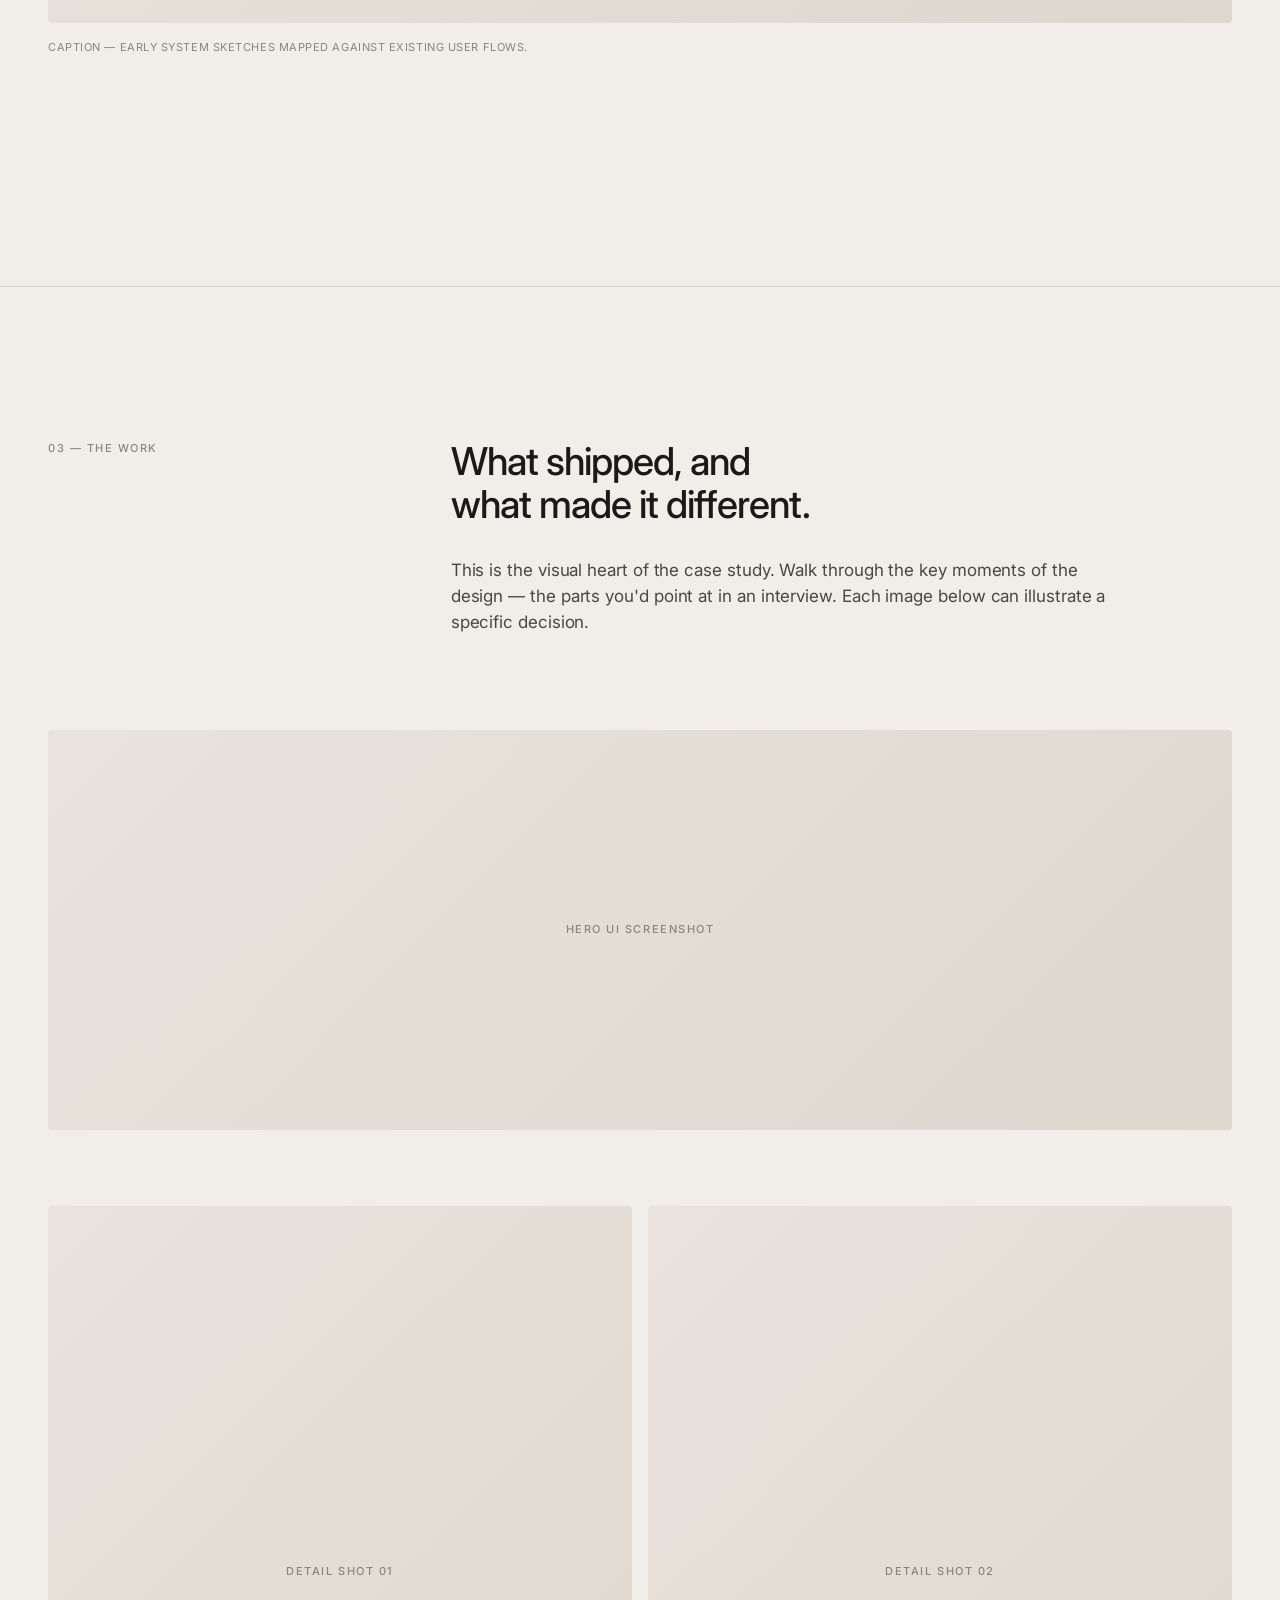
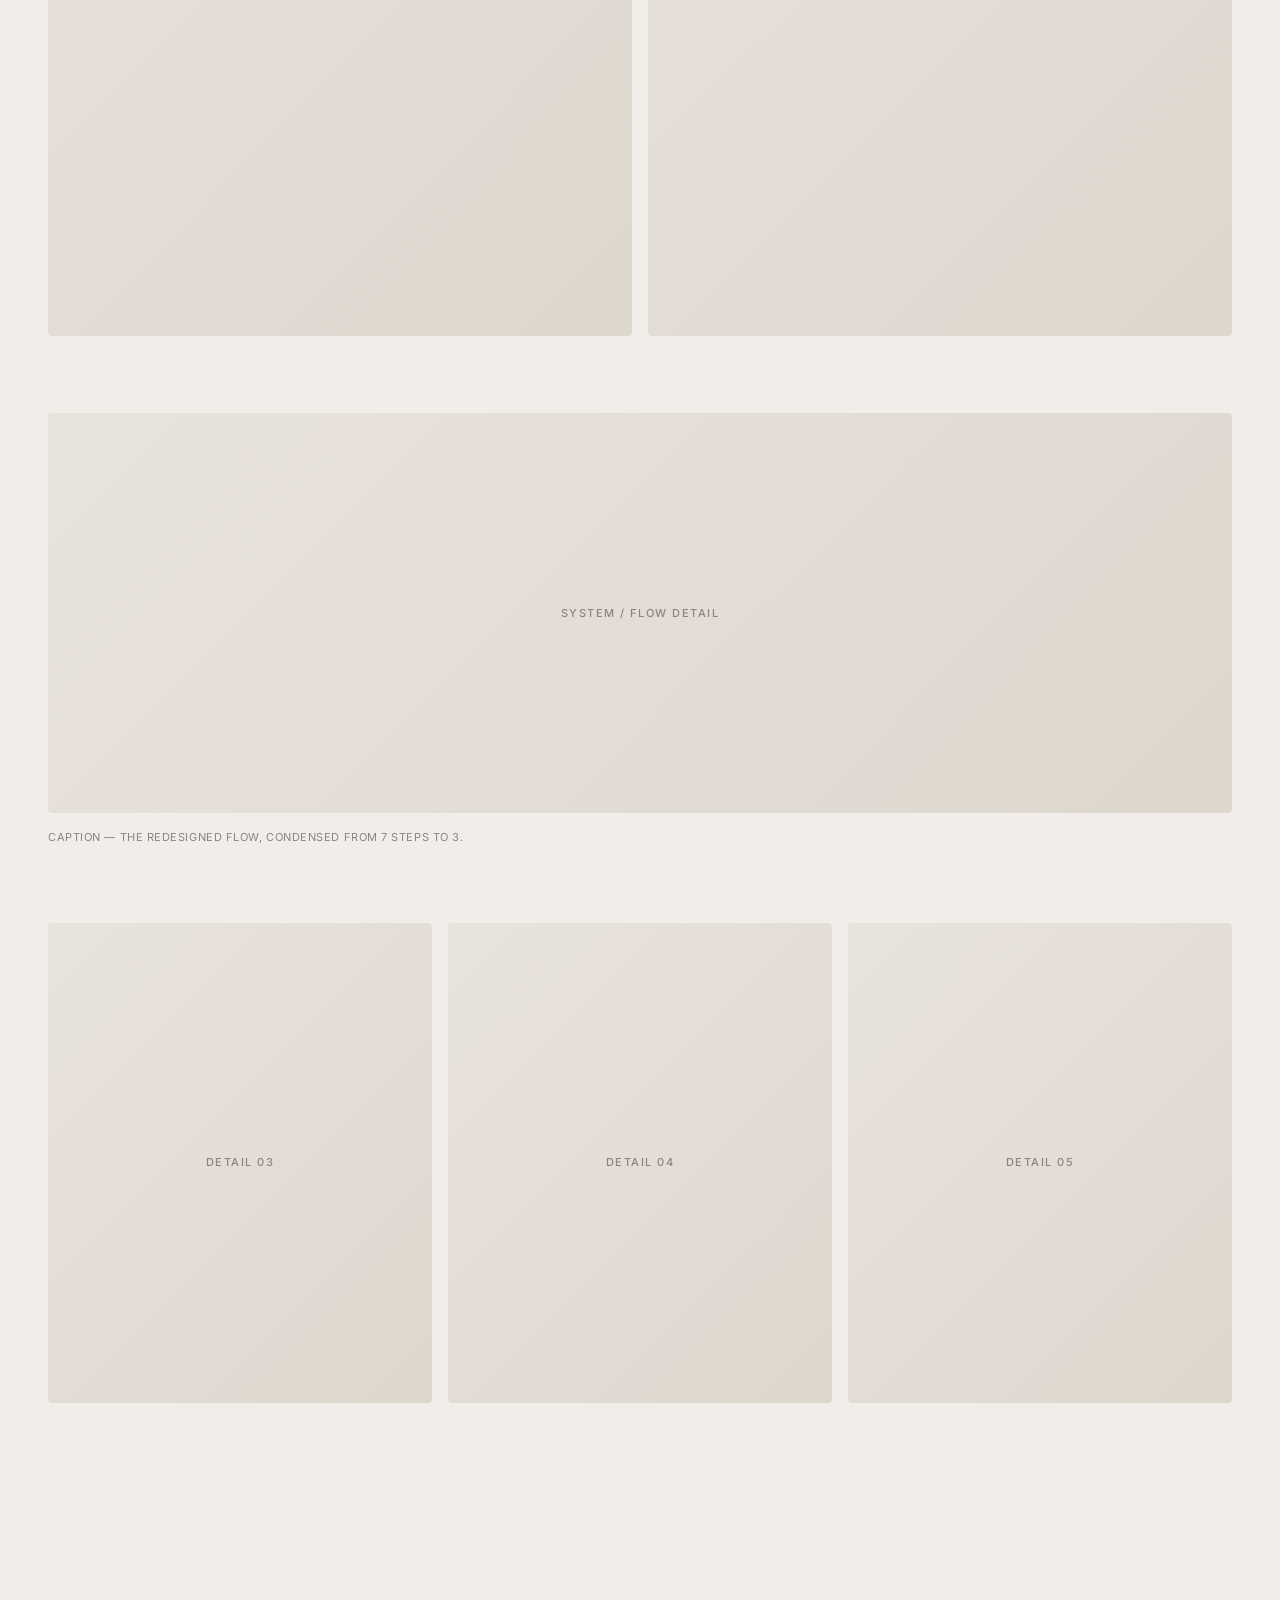
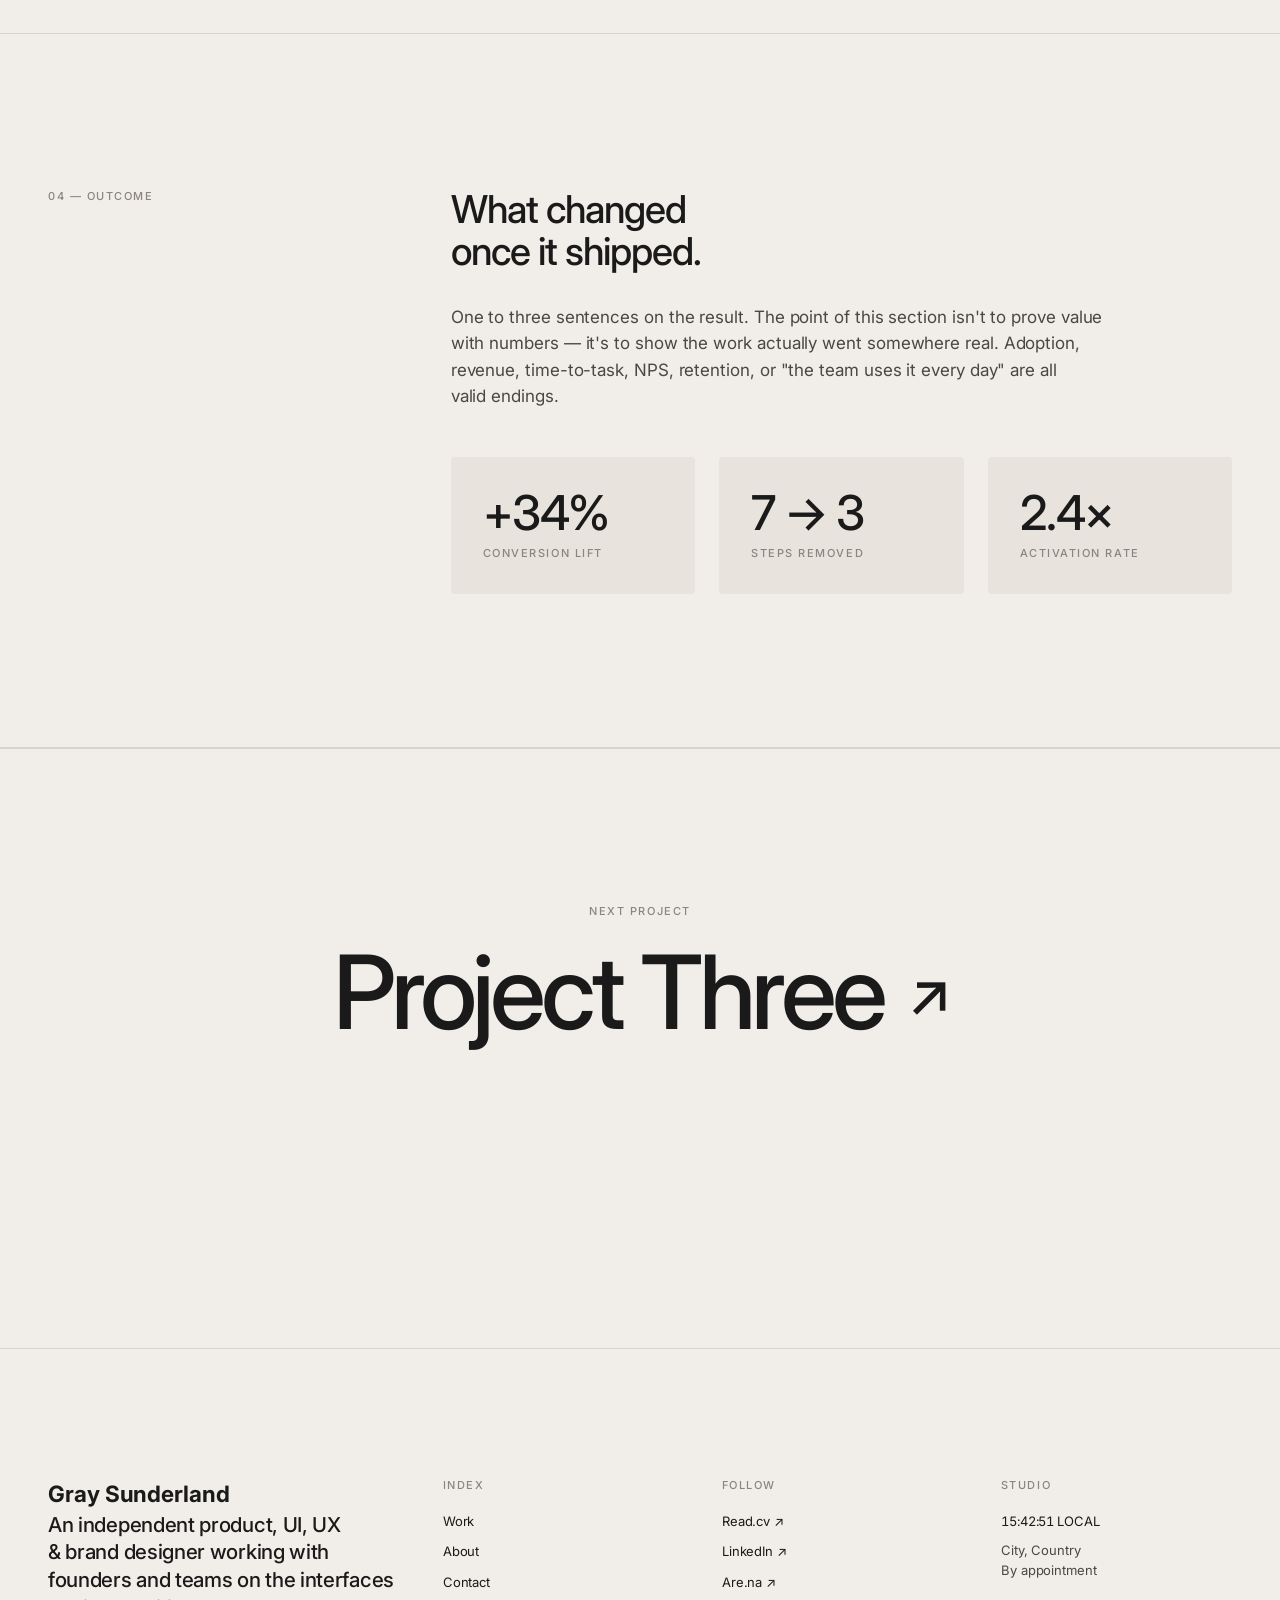
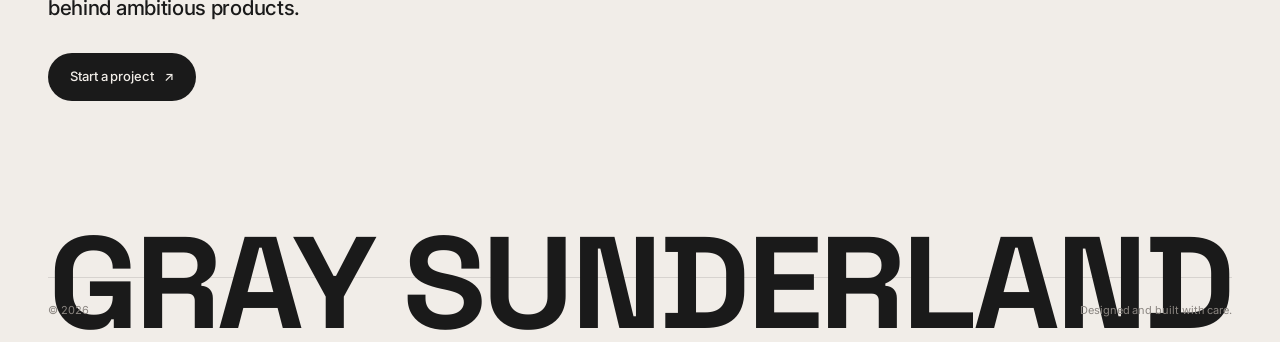
<file: projects/project-02.html>
<!DOCTYPE html>
<html lang="en">
<head>
  <meta charset="UTF-8">
  <meta name="viewport" content="width=device-width, initial-scale=1.0">
  <title>Project Two — Gray Sunderland</title>
  <meta name="description" content="Case study: Project One.">

  <link rel="preconnect" href="https://fonts.googleapis.com">
  <link rel="preconnect" href="https://fonts.gstatic.com" crossorigin>
  <link href="https://fonts.googleapis.com/css2?family=Inter:wght@300;400;500;600;700&family=JetBrains+Mono:wght@400;500&family=Space+Grotesk:wght@500;600;700&display=swap" rel="stylesheet">

  <link rel="stylesheet" href="../css/main.css">
  <link rel="stylesheet" href="../css/case-study.css">
</head>
<body>

  <!-- ============ CUSTOM CURSOR ============ -->
  <div class="cursor" aria-hidden="true">
    <span class="cursor-plus">+</span>
  </div>

  <!-- ============ NAV ============ -->
  <nav class="nav" aria-label="Primary">
    <a href="../index.html" class="nav-brand">GRAY SUNDERLAND</a>
    <div class="nav-links">
      <a href="../index.html#work" class="nav-link hide-mobile">Work</a>
      <a href="../index.html#clients" class="nav-link hide-mobile">Clients</a>
      <a href="../index.html#about" class="nav-link hide-mobile">About</a>
      <a href="mailto:hello@graysunderland.com" class="nav-link nav-cta">Contact ↗</a>
    </div>
  </nav>

  <!-- ============ HERO ============ -->
  <header class="cs-hero shell">
    <div class="cs-hero-meta">
      <span>Case Study 02</span>
      <span class="sep"></span>
      <span>Client Name</span>
      <span class="sep"></span>
      <span>2026</span>
      <span class="sep"></span>
      <span>Product Design</span>
    </div>
    <h1 class="cs-hero-title">Project Two</h1>
    <p class="cs-hero-tagline">A one-line description of the problem and the result — what you set out to solve and what shipped.</p>
  </header>

  <!-- ============ COVER ============ -->
  <div class="shell">
    <div class="cs-cover placeholder">
      <span>Cover Image / Hero Asset</span>
    </div>
  </div>

  <!-- ============ OVERVIEW ============ -->
  <section class="cs-overview shell">
    <dl class="cs-overview-meta">
      <div class="cs-meta-row">
        <dt>Client</dt>
        <dd>Client Name</dd>
      </div>
      <div class="cs-meta-row">
        <dt>Year</dt>
        <dd>2026</dd>
      </div>
      <div class="cs-meta-row">
        <dt>Role</dt>
        <dd>Lead Product Designer</dd>
      </div>
      <div class="cs-meta-row">
        <dt>Scope</dt>
        <dd>Strategy, UX, UI, Design System</dd>
      </div>
      <div class="cs-meta-row">
        <dt>Team</dt>
        <dd>Solo with 2 engineers, 1 PM</dd>
      </div>
      <div class="cs-meta-row">
        <dt>Live</dt>
        <dd><a href="#" target="_blank" rel="noopener" style="border-bottom: 1px solid currentColor;">View live ↗</a></dd>
      </div>
    </dl>
    <div class="cs-overview-content">
      <p>A two-to-three sentence overview that captures the heart of the project — the company's stage, the specific problem they brought to me, and the change that came out of the work.</p>
      <p>This is the paragraph that decides whether someone keeps scrolling. Make it concrete: numbers, real stakes, the actual mechanic that mattered.</p>
    </div>
  </section>

  <!-- ============ PROBLEM ============ -->
  <section class="cs-section">
    <div class="shell cs-section-grid">
      <div class="cs-section-label">01 — The Problem</div>
      <div class="cs-section-body">
        <h2>The interface had outgrown the model it was built on.</h2>
        <p>Two to four sentences describing the situation as you found it. What was breaking? Who was complaining? What was the business losing? Be specific — vague problems lead to vague case studies.</p>
        <p>Optional second paragraph for context — competitive pressure, technical debt, team dynamics, whatever made this hard in a way that's worth talking about.</p>
        <ul>
          <li>A specific symptom — quantified if possible.</li>
          <li>A second symptom that points to a deeper cause.</li>
          <li>A constraint that shaped the solution space.</li>
        </ul>
      </div>
    </div>

    <!-- Media block -->
    <div class="shell cs-media">
      <div class="cs-media-grid-2">
        <div class="cs-media-tile placeholder"><span>Before / Audit Screenshot</span></div>
        <div class="cs-media-tile placeholder"><span>Before / Audit Screenshot</span></div>
      </div>
    </div>
  </section>

  <!-- ============ APPROACH ============ -->
  <section class="cs-section">
    <div class="shell cs-section-grid">
      <div class="cs-section-label">02 — Approach</div>
      <div class="cs-section-body">
        <h2>Rebuild from the primitives — not the screens.</h2>
        <p>Three to six sentences on how you approached the work. The shape of your process here matters more than the steps — what did you decide to do differently, and why?</p>
        <p><strong>Research.</strong> Briefly describe the inputs — interviews, analytics, support tickets, comparable products.</p>
        <p><strong>Synthesis.</strong> The key insight that reframed the problem.</p>
        <p><strong>Design.</strong> The shape of the solution and the principles that guided it.</p>
      </div>
    </div>

    <!-- Full-bleed media -->
    <div class="shell cs-media">
      <div class="cs-media-full placeholder">
        <span>Process Diagram / Wireframes / Sketches</span>
      </div>
      <p class="cs-media-caption">Caption — early system sketches mapped against existing user flows.</p>
    </div>
  </section>

  <!-- ============ SOLUTION ============ -->
  <section class="cs-section">
    <div class="shell cs-section-grid">
      <div class="cs-section-label">03 — The Work</div>
      <div class="cs-section-body">
        <h2>What shipped, and what made it different.</h2>
        <p>This is the visual heart of the case study. Walk through the key moments of the design — the parts you'd point at in an interview. Each image below can illustrate a specific decision.</p>
      </div>
    </div>

    <div class="shell cs-media">
      <div class="cs-media-full placeholder">
        <span>Hero UI Screenshot</span>
      </div>
    </div>

    <div class="shell cs-media">
      <div class="cs-media-grid-2">
        <div class="cs-media-tile placeholder"><span>Detail Shot 01</span></div>
        <div class="cs-media-tile placeholder"><span>Detail Shot 02</span></div>
      </div>
    </div>

    <div class="shell cs-media">
      <div class="cs-media-full placeholder">
        <span>System / Flow Detail</span>
      </div>
      <p class="cs-media-caption">Caption — the redesigned flow, condensed from 7 steps to 3.</p>
    </div>

    <div class="shell cs-media">
      <div class="cs-media-grid-3">
        <div class="cs-media-tile placeholder"><span>Detail 03</span></div>
        <div class="cs-media-tile placeholder"><span>Detail 04</span></div>
        <div class="cs-media-tile placeholder"><span>Detail 05</span></div>
      </div>
    </div>
  </section>

  <!-- ============ OUTCOME ============ -->
  <section class="cs-section">
    <div class="shell cs-section-grid">
      <div class="cs-section-label">04 — Outcome</div>
      <div class="cs-section-body">
        <h2>What changed once it shipped.</h2>
        <p>One to three sentences on the result. The point of this section isn't to prove value with numbers — it's to show the work actually went somewhere real. Adoption, revenue, time-to-task, NPS, retention, or "the team uses it every day" are all valid endings.</p>

        <div class="cs-metrics">
          <div class="cs-metric">
            <div class="cs-metric-value">+34%</div>
            <div class="cs-metric-label">Conversion Lift</div>
          </div>
          <div class="cs-metric">
            <div class="cs-metric-value">7 → 3</div>
            <div class="cs-metric-label">Steps Removed</div>
          </div>
          <div class="cs-metric">
            <div class="cs-metric-value">2.4×</div>
            <div class="cs-metric-label">Activation Rate</div>
          </div>
        </div>
      </div>
    </div>
  </section>

  <!-- ============ NEXT PROJECT ============ -->
  <section class="cs-next shell">
    <div class="cs-next-label">Next Project</div>
    <a href="project-03.html">
      Project Three
      <span class="arrow">↗</span>
    </a>
  </section>

  <!-- ============ FOOTER ============ -->
  <footer class="footer">
    <div class="footer-top">
      <div>
        <h2 class="footer-brand">Gray Sunderland</h2>
        <p class="footer-tagline">An independent product, UI, UX &amp; brand designer working with founders and teams on the interfaces behind ambitious products.</p>
        <a href="mailto:hello@graysunderland.com" class="cta">
          Start a project
          <span class="arrow">↗</span>
        </a>
      </div>
      <div class="footer-col">
        <h4>Index</h4>
        <ul>
          <li><a href="../index.html#work">Work</a></li>
          <li><a href="../index.html#about">About</a></li>
          <li><a href="mailto:hello@graysunderland.com">Contact</a></li>
        </ul>
      </div>
      <div class="footer-col">
        <h4>Follow</h4>
        <ul>
          <li><a href="#" target="_blank" rel="noopener">Read.cv ↗</a></li>
          <li><a href="#" target="_blank" rel="noopener">LinkedIn ↗</a></li>
          <li><a href="#" target="_blank" rel="noopener">Are.na ↗</a></li>
        </ul>
      </div>
      <div class="footer-col">
        <h4>Studio</h4>
        <ul>
          <li><span class="clock" data-clock data-tz-label="LOCAL">—</span></li>
          <li>
            <address>
              City, Country<br>
              By appointment
            </address>
          </li>
        </ul>
      </div>
    </div>

    <div class="footer-wordmark" aria-hidden="true">
      <svg viewBox="0 0 1000 100" xmlns="http://www.w3.org/2000/svg" preserveAspectRatio="xMidYMid meet">
        <text x="0" y="84"
              font-family="Space Grotesk, Inter, sans-serif"
              font-size="110"
              font-weight="700"
              letter-spacing="-3"
              textLength="1000"
              lengthAdjust="spacingAndGlyphs">GRAY SUNDERLAND</text>
      </svg>
    </div>

    <div class="footer-bottom">
      <span>© 2026</span>
      <span>Designed and built with care.</span>
    </div>
  </footer>

  <script src="../js/main.js"></script>
</body>
</html>
</file>
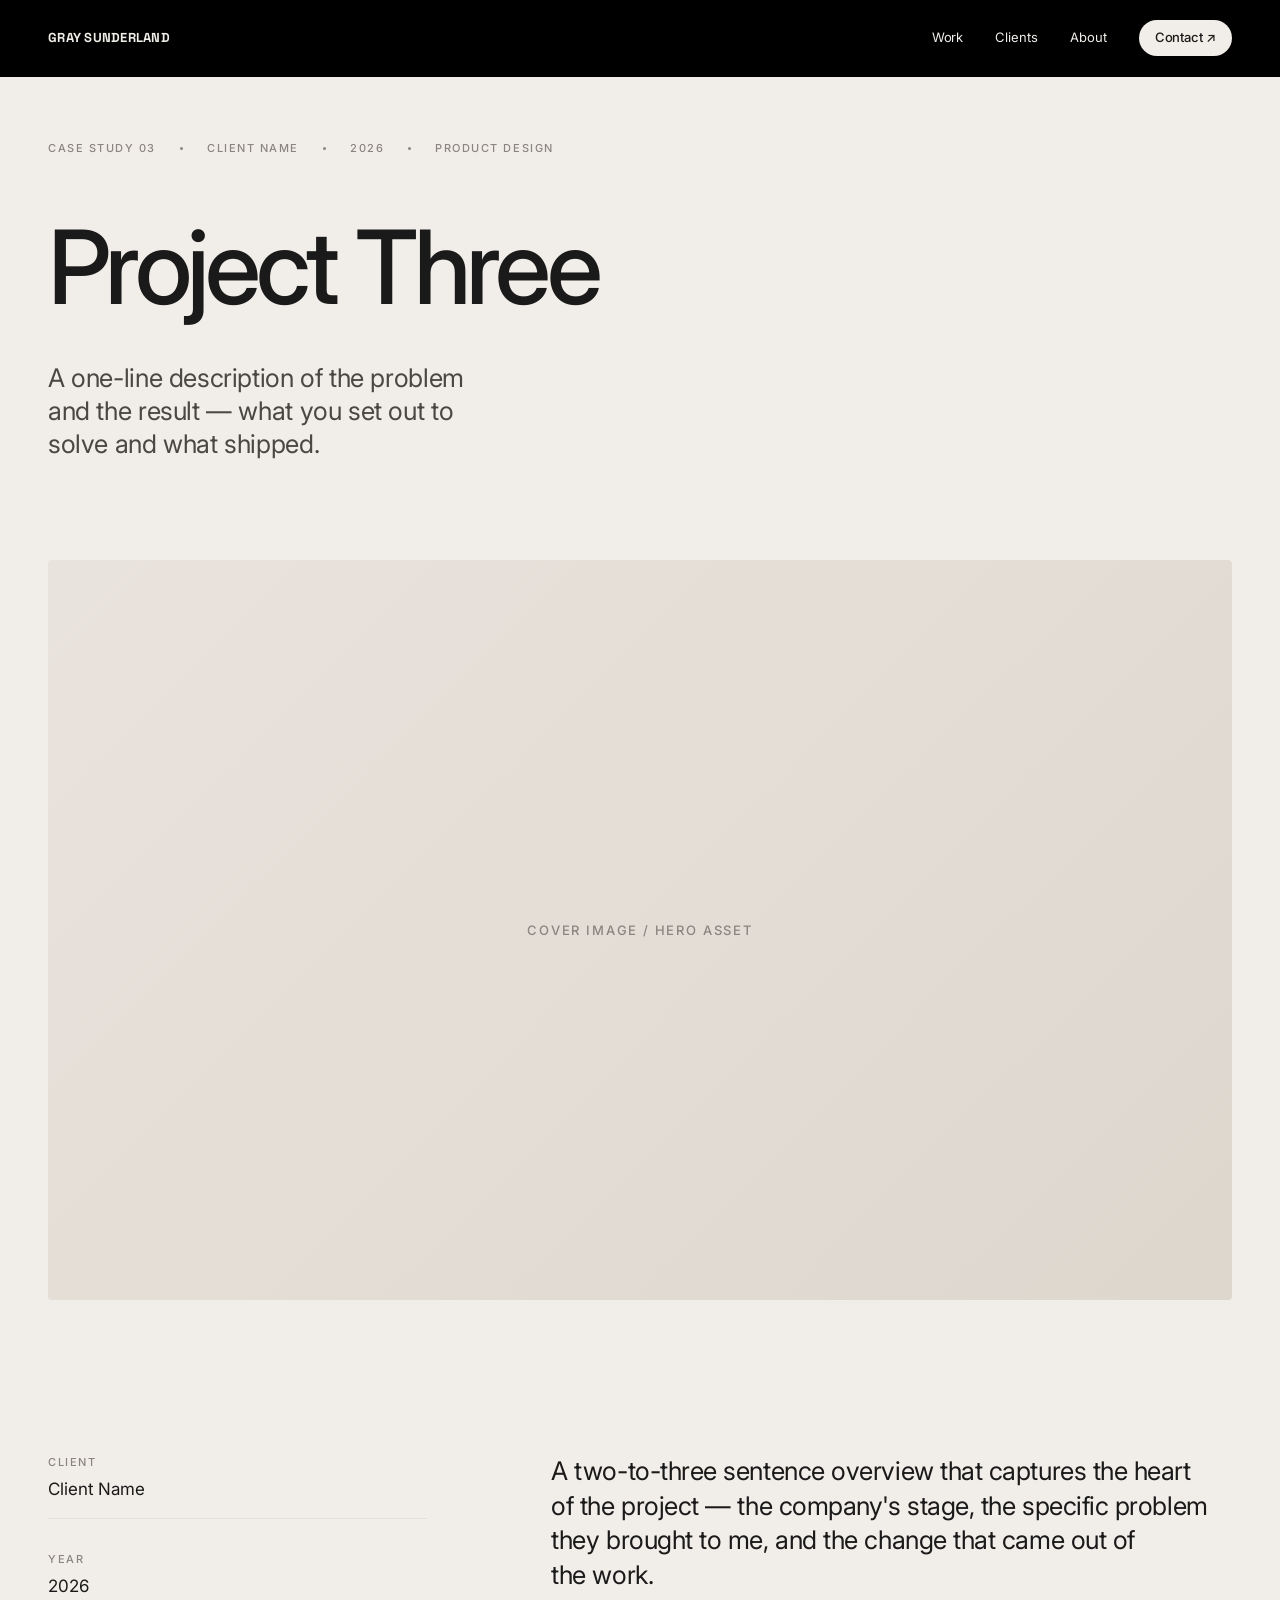
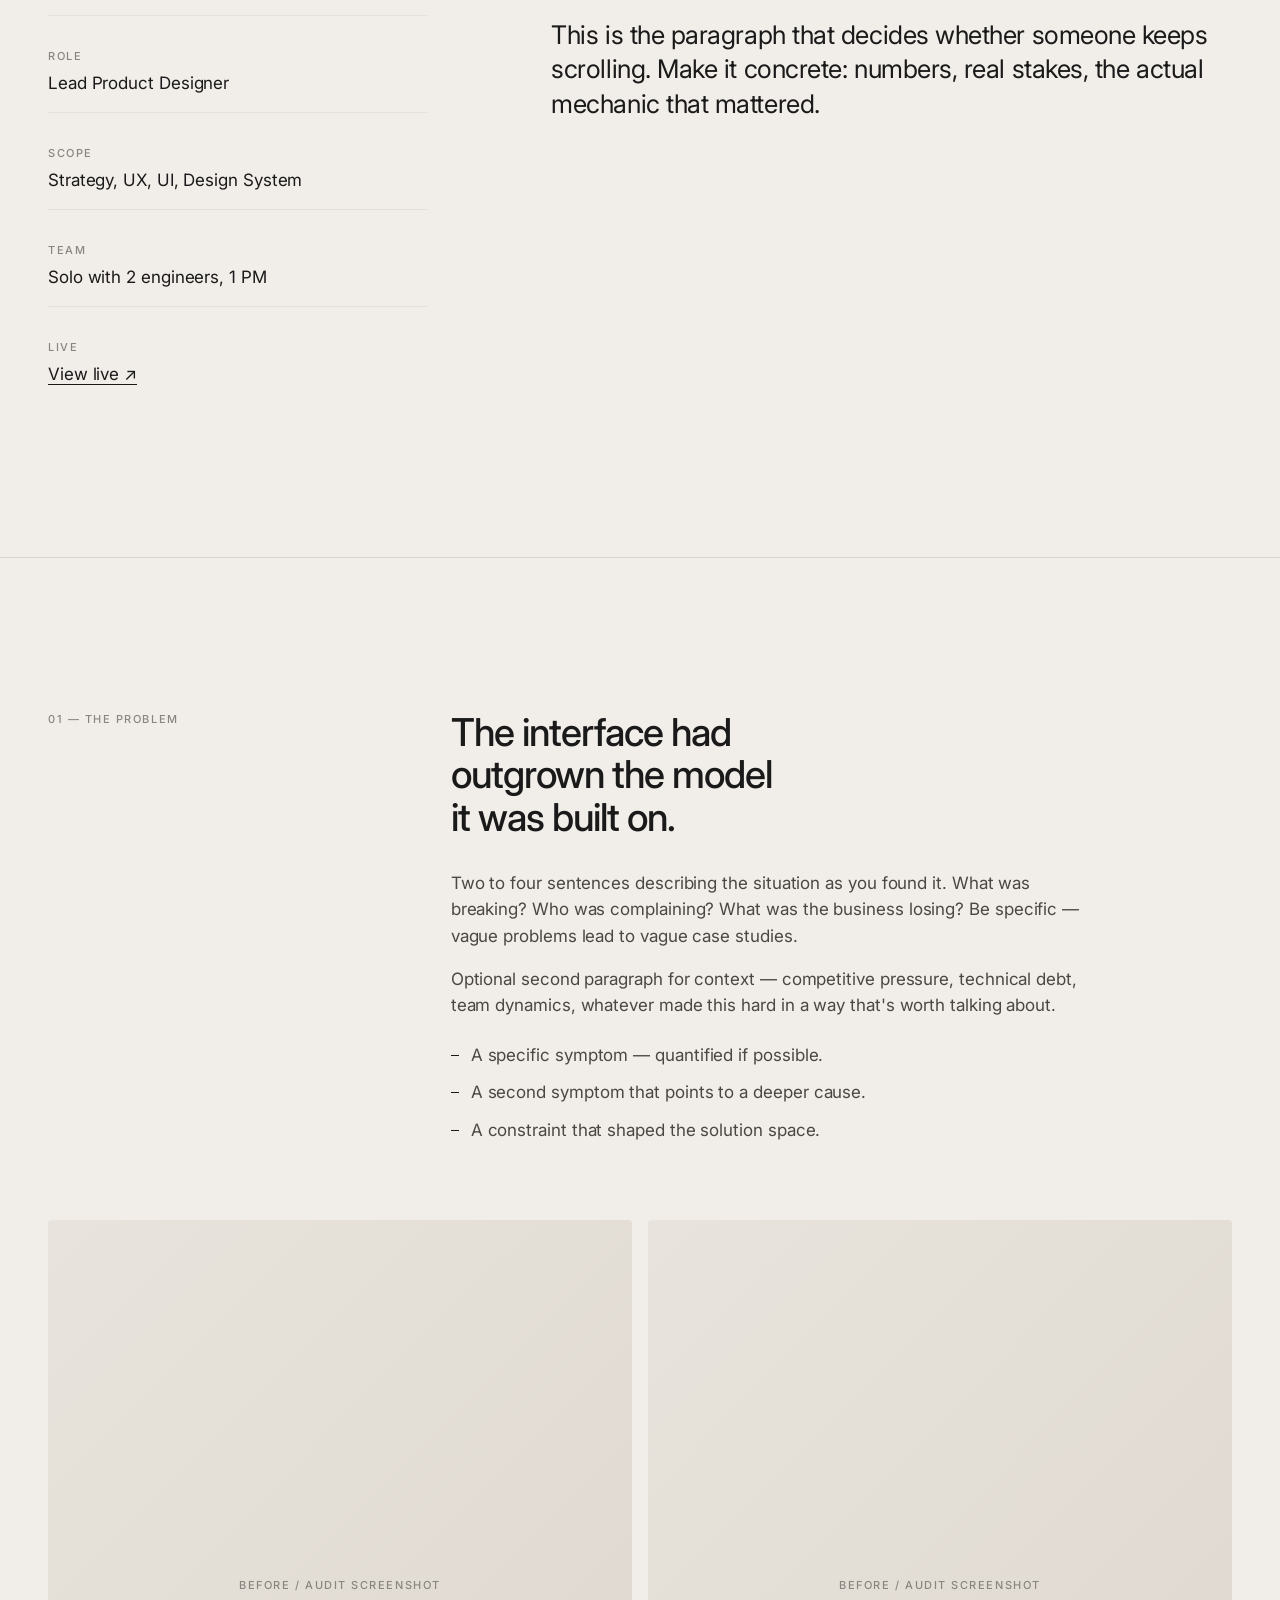
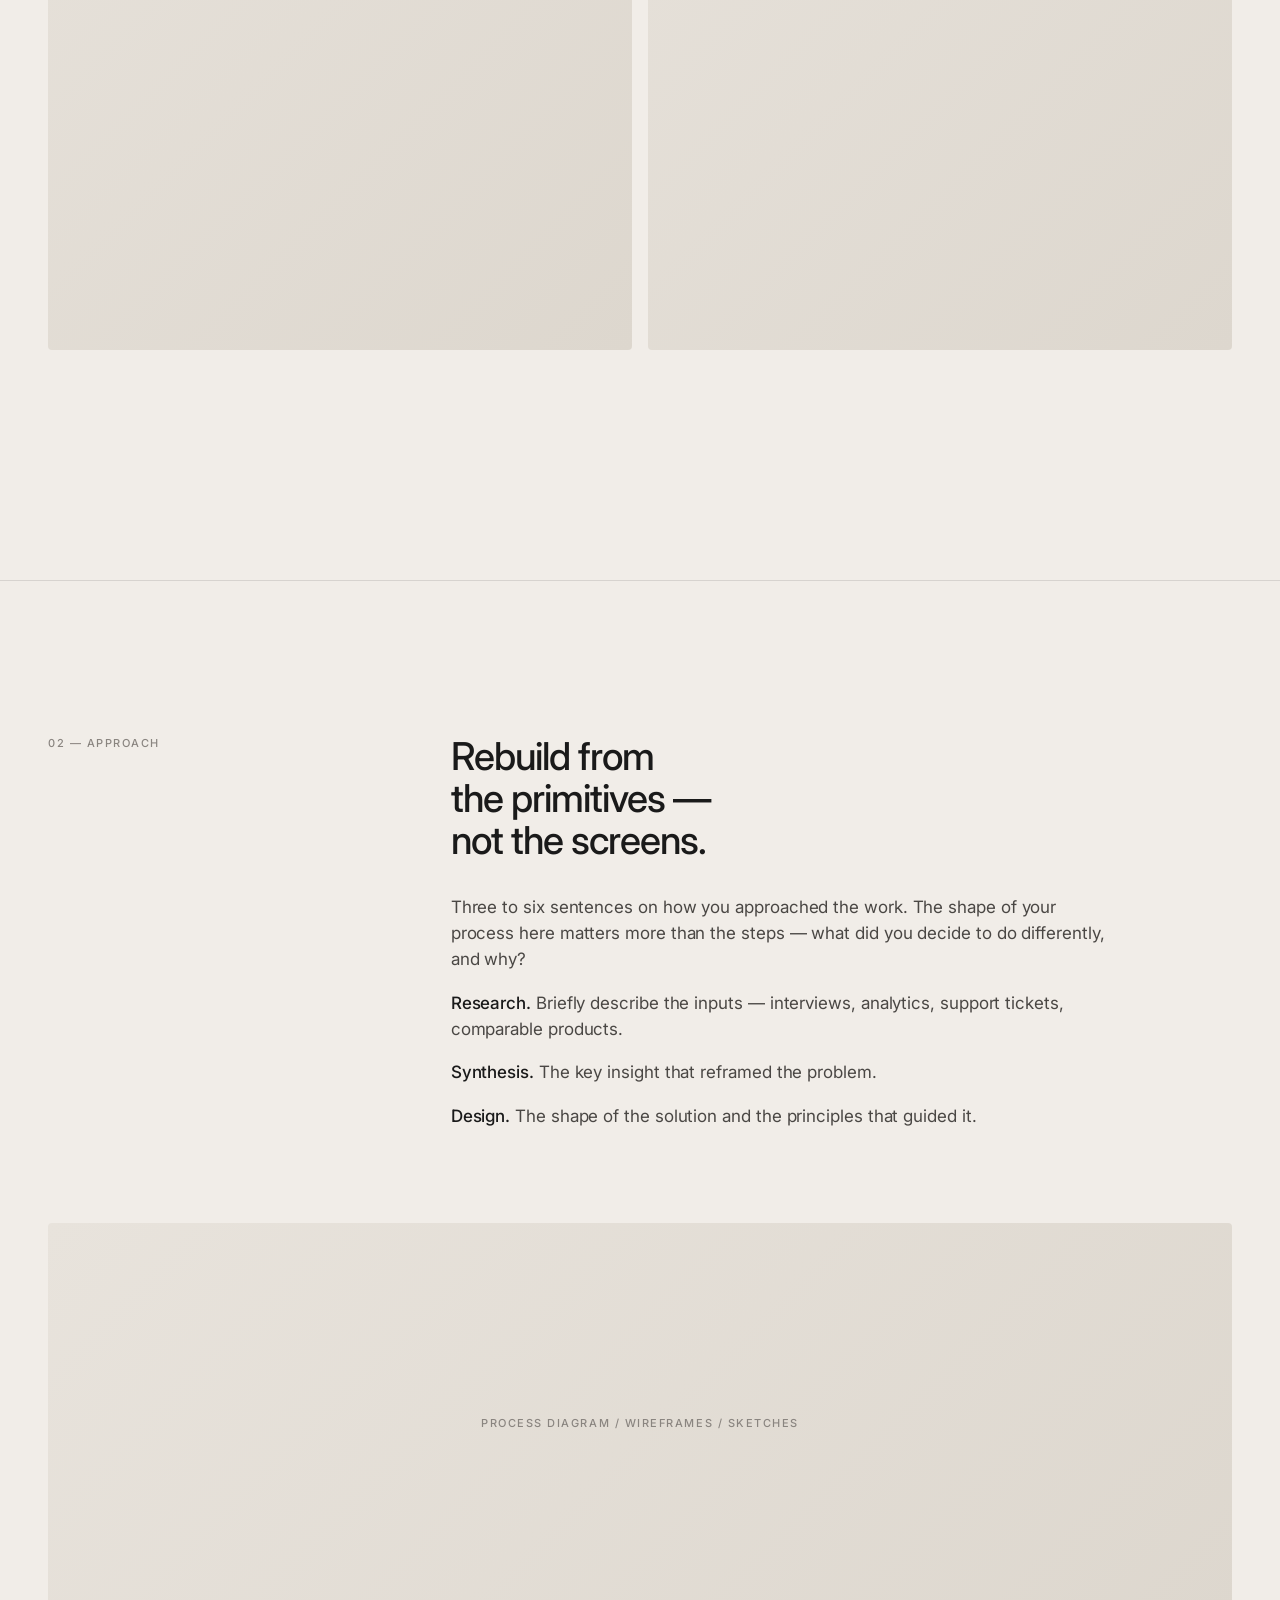
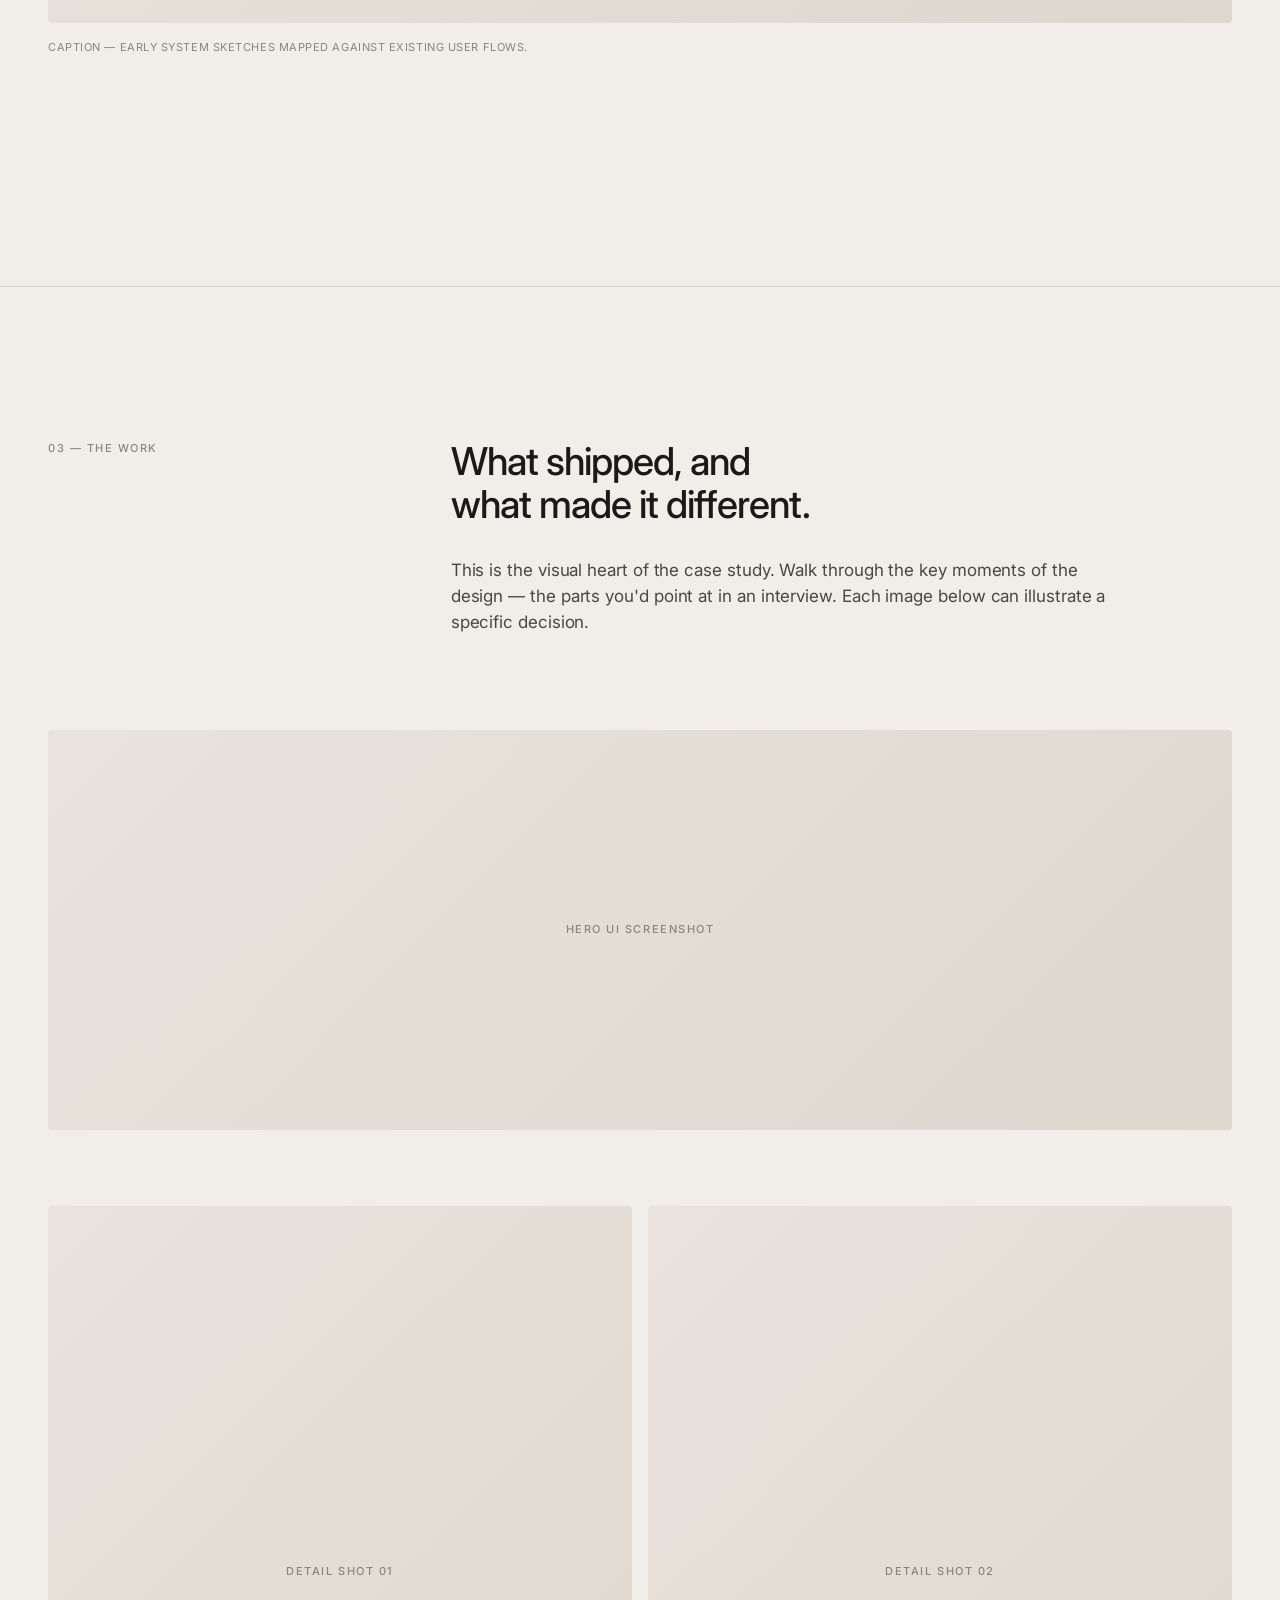
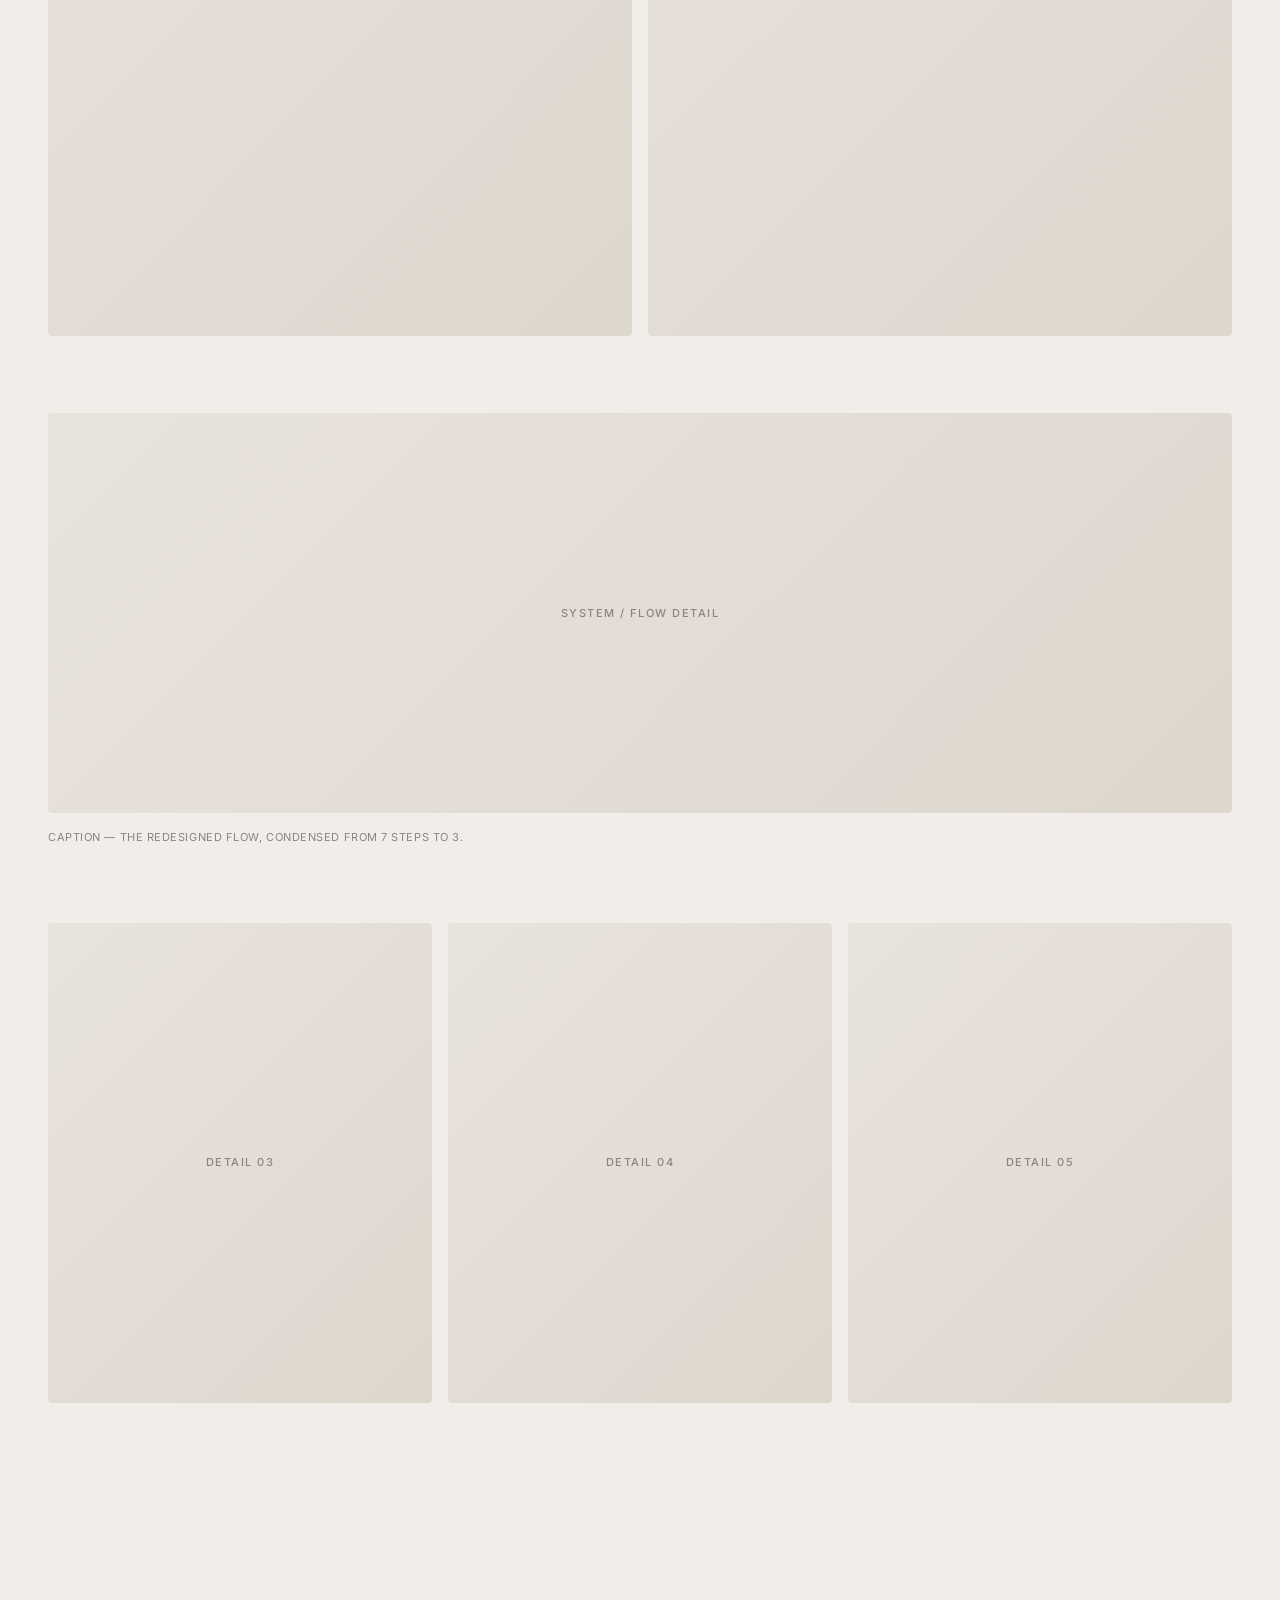
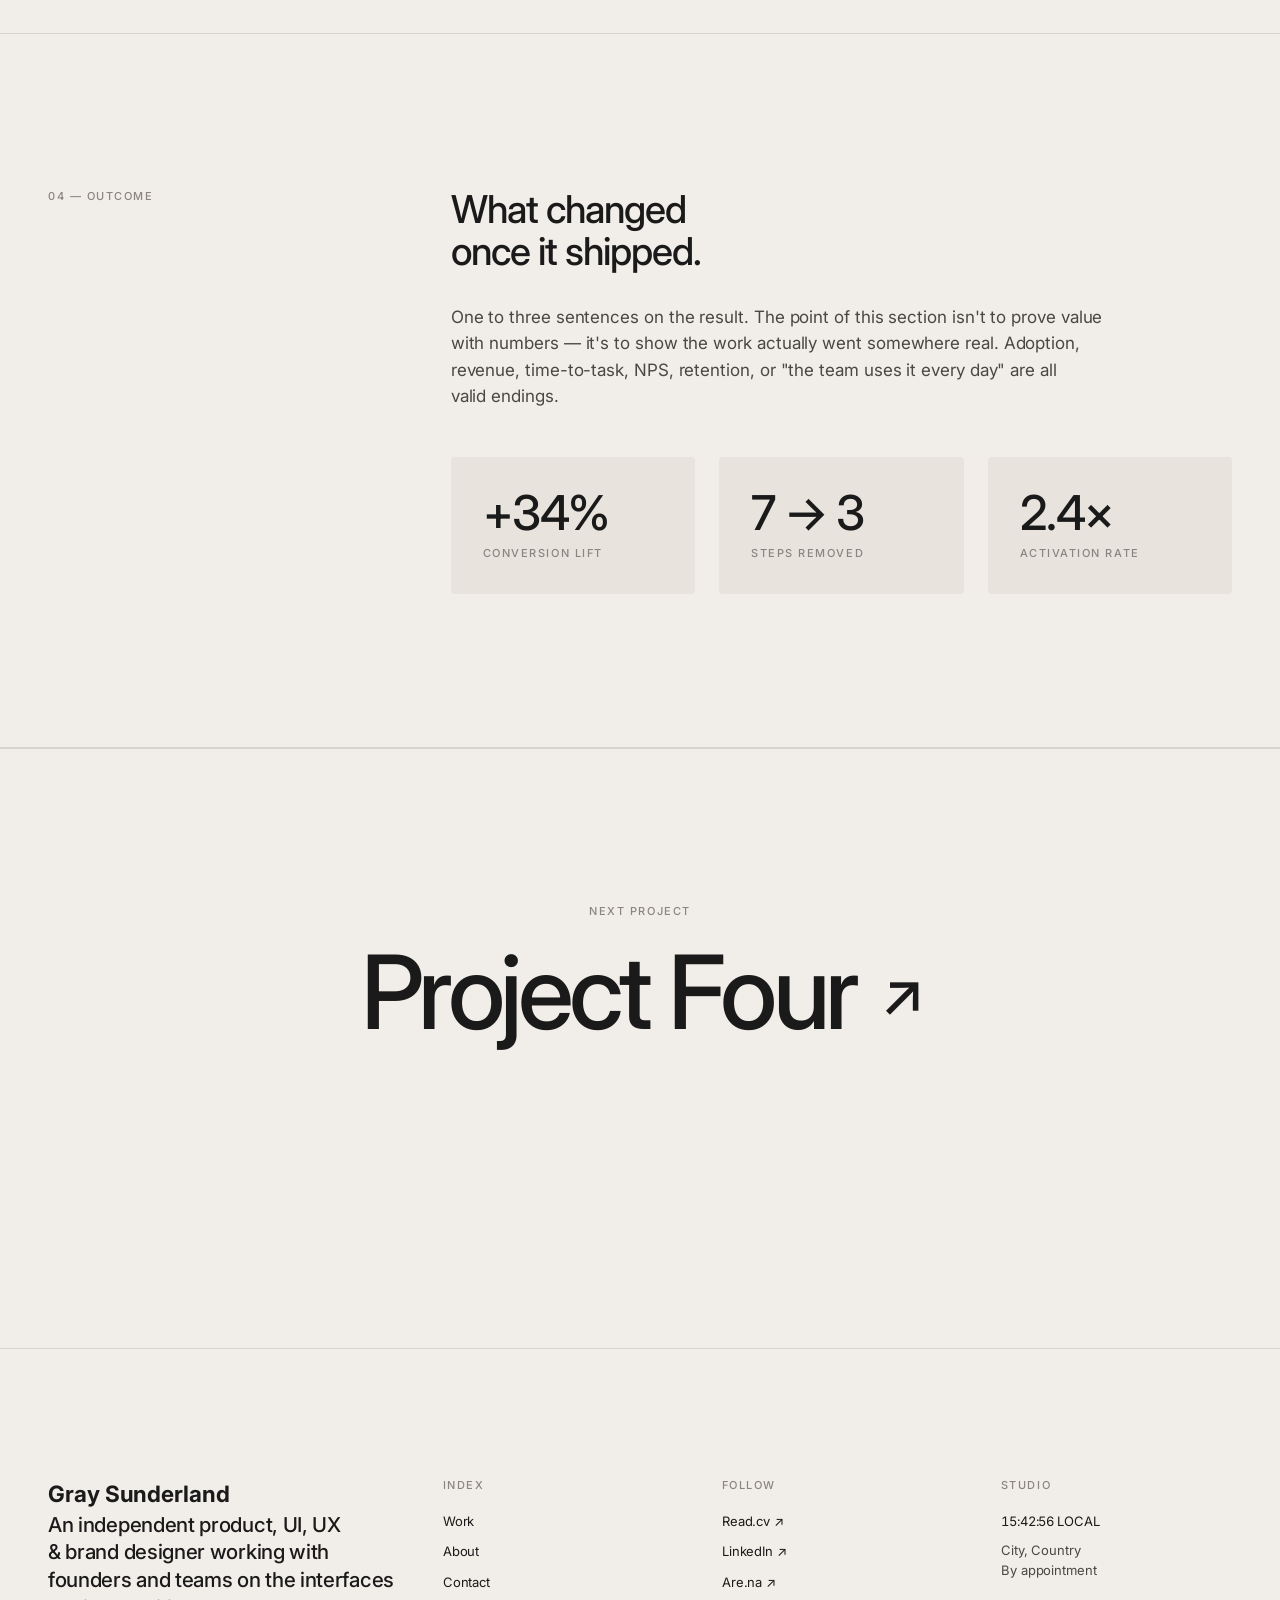
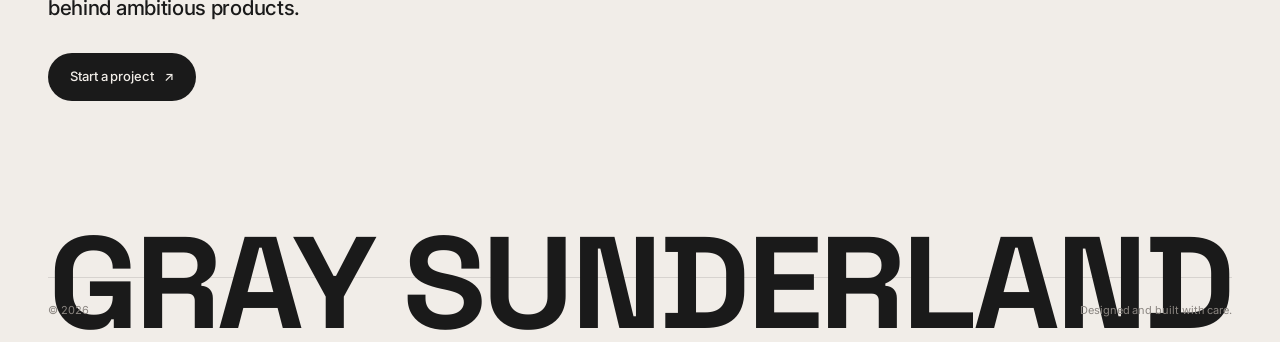
<file: projects/project-03.html>
<!DOCTYPE html>
<html lang="en">
<head>
  <meta charset="UTF-8">
  <meta name="viewport" content="width=device-width, initial-scale=1.0">
  <title>Project Three — Gray Sunderland</title>
  <meta name="description" content="Case study: Project One.">

  <link rel="preconnect" href="https://fonts.googleapis.com">
  <link rel="preconnect" href="https://fonts.gstatic.com" crossorigin>
  <link href="https://fonts.googleapis.com/css2?family=Inter:wght@300;400;500;600;700&family=JetBrains+Mono:wght@400;500&family=Space+Grotesk:wght@500;600;700&display=swap" rel="stylesheet">

  <link rel="stylesheet" href="../css/main.css">
  <link rel="stylesheet" href="../css/case-study.css">
</head>
<body>

  <!-- ============ CUSTOM CURSOR ============ -->
  <div class="cursor" aria-hidden="true">
    <span class="cursor-plus">+</span>
  </div>

  <!-- ============ NAV ============ -->
  <nav class="nav" aria-label="Primary">
    <a href="../index.html" class="nav-brand">GRAY SUNDERLAND</a>
    <div class="nav-links">
      <a href="../index.html#work" class="nav-link hide-mobile">Work</a>
      <a href="../index.html#clients" class="nav-link hide-mobile">Clients</a>
      <a href="../index.html#about" class="nav-link hide-mobile">About</a>
      <a href="mailto:hello@graysunderland.com" class="nav-link nav-cta">Contact ↗</a>
    </div>
  </nav>

  <!-- ============ HERO ============ -->
  <header class="cs-hero shell">
    <div class="cs-hero-meta">
      <span>Case Study 03</span>
      <span class="sep"></span>
      <span>Client Name</span>
      <span class="sep"></span>
      <span>2026</span>
      <span class="sep"></span>
      <span>Product Design</span>
    </div>
    <h1 class="cs-hero-title">Project Three</h1>
    <p class="cs-hero-tagline">A one-line description of the problem and the result — what you set out to solve and what shipped.</p>
  </header>

  <!-- ============ COVER ============ -->
  <div class="shell">
    <div class="cs-cover placeholder">
      <span>Cover Image / Hero Asset</span>
    </div>
  </div>

  <!-- ============ OVERVIEW ============ -->
  <section class="cs-overview shell">
    <dl class="cs-overview-meta">
      <div class="cs-meta-row">
        <dt>Client</dt>
        <dd>Client Name</dd>
      </div>
      <div class="cs-meta-row">
        <dt>Year</dt>
        <dd>2026</dd>
      </div>
      <div class="cs-meta-row">
        <dt>Role</dt>
        <dd>Lead Product Designer</dd>
      </div>
      <div class="cs-meta-row">
        <dt>Scope</dt>
        <dd>Strategy, UX, UI, Design System</dd>
      </div>
      <div class="cs-meta-row">
        <dt>Team</dt>
        <dd>Solo with 2 engineers, 1 PM</dd>
      </div>
      <div class="cs-meta-row">
        <dt>Live</dt>
        <dd><a href="#" target="_blank" rel="noopener" style="border-bottom: 1px solid currentColor;">View live ↗</a></dd>
      </div>
    </dl>
    <div class="cs-overview-content">
      <p>A two-to-three sentence overview that captures the heart of the project — the company's stage, the specific problem they brought to me, and the change that came out of the work.</p>
      <p>This is the paragraph that decides whether someone keeps scrolling. Make it concrete: numbers, real stakes, the actual mechanic that mattered.</p>
    </div>
  </section>

  <!-- ============ PROBLEM ============ -->
  <section class="cs-section">
    <div class="shell cs-section-grid">
      <div class="cs-section-label">01 — The Problem</div>
      <div class="cs-section-body">
        <h2>The interface had outgrown the model it was built on.</h2>
        <p>Two to four sentences describing the situation as you found it. What was breaking? Who was complaining? What was the business losing? Be specific — vague problems lead to vague case studies.</p>
        <p>Optional second paragraph for context — competitive pressure, technical debt, team dynamics, whatever made this hard in a way that's worth talking about.</p>
        <ul>
          <li>A specific symptom — quantified if possible.</li>
          <li>A second symptom that points to a deeper cause.</li>
          <li>A constraint that shaped the solution space.</li>
        </ul>
      </div>
    </div>

    <!-- Media block -->
    <div class="shell cs-media">
      <div class="cs-media-grid-2">
        <div class="cs-media-tile placeholder"><span>Before / Audit Screenshot</span></div>
        <div class="cs-media-tile placeholder"><span>Before / Audit Screenshot</span></div>
      </div>
    </div>
  </section>

  <!-- ============ APPROACH ============ -->
  <section class="cs-section">
    <div class="shell cs-section-grid">
      <div class="cs-section-label">02 — Approach</div>
      <div class="cs-section-body">
        <h2>Rebuild from the primitives — not the screens.</h2>
        <p>Three to six sentences on how you approached the work. The shape of your process here matters more than the steps — what did you decide to do differently, and why?</p>
        <p><strong>Research.</strong> Briefly describe the inputs — interviews, analytics, support tickets, comparable products.</p>
        <p><strong>Synthesis.</strong> The key insight that reframed the problem.</p>
        <p><strong>Design.</strong> The shape of the solution and the principles that guided it.</p>
      </div>
    </div>

    <!-- Full-bleed media -->
    <div class="shell cs-media">
      <div class="cs-media-full placeholder">
        <span>Process Diagram / Wireframes / Sketches</span>
      </div>
      <p class="cs-media-caption">Caption — early system sketches mapped against existing user flows.</p>
    </div>
  </section>

  <!-- ============ SOLUTION ============ -->
  <section class="cs-section">
    <div class="shell cs-section-grid">
      <div class="cs-section-label">03 — The Work</div>
      <div class="cs-section-body">
        <h2>What shipped, and what made it different.</h2>
        <p>This is the visual heart of the case study. Walk through the key moments of the design — the parts you'd point at in an interview. Each image below can illustrate a specific decision.</p>
      </div>
    </div>

    <div class="shell cs-media">
      <div class="cs-media-full placeholder">
        <span>Hero UI Screenshot</span>
      </div>
    </div>

    <div class="shell cs-media">
      <div class="cs-media-grid-2">
        <div class="cs-media-tile placeholder"><span>Detail Shot 01</span></div>
        <div class="cs-media-tile placeholder"><span>Detail Shot 02</span></div>
      </div>
    </div>

    <div class="shell cs-media">
      <div class="cs-media-full placeholder">
        <span>System / Flow Detail</span>
      </div>
      <p class="cs-media-caption">Caption — the redesigned flow, condensed from 7 steps to 3.</p>
    </div>

    <div class="shell cs-media">
      <div class="cs-media-grid-3">
        <div class="cs-media-tile placeholder"><span>Detail 03</span></div>
        <div class="cs-media-tile placeholder"><span>Detail 04</span></div>
        <div class="cs-media-tile placeholder"><span>Detail 05</span></div>
      </div>
    </div>
  </section>

  <!-- ============ OUTCOME ============ -->
  <section class="cs-section">
    <div class="shell cs-section-grid">
      <div class="cs-section-label">04 — Outcome</div>
      <div class="cs-section-body">
        <h2>What changed once it shipped.</h2>
        <p>One to three sentences on the result. The point of this section isn't to prove value with numbers — it's to show the work actually went somewhere real. Adoption, revenue, time-to-task, NPS, retention, or "the team uses it every day" are all valid endings.</p>

        <div class="cs-metrics">
          <div class="cs-metric">
            <div class="cs-metric-value">+34%</div>
            <div class="cs-metric-label">Conversion Lift</div>
          </div>
          <div class="cs-metric">
            <div class="cs-metric-value">7 → 3</div>
            <div class="cs-metric-label">Steps Removed</div>
          </div>
          <div class="cs-metric">
            <div class="cs-metric-value">2.4×</div>
            <div class="cs-metric-label">Activation Rate</div>
          </div>
        </div>
      </div>
    </div>
  </section>

  <!-- ============ NEXT PROJECT ============ -->
  <section class="cs-next shell">
    <div class="cs-next-label">Next Project</div>
    <a href="project-04.html">
      Project Four
      <span class="arrow">↗</span>
    </a>
  </section>

  <!-- ============ FOOTER ============ -->
  <footer class="footer">
    <div class="footer-top">
      <div>
        <h2 class="footer-brand">Gray Sunderland</h2>
        <p class="footer-tagline">An independent product, UI, UX &amp; brand designer working with founders and teams on the interfaces behind ambitious products.</p>
        <a href="mailto:hello@graysunderland.com" class="cta">
          Start a project
          <span class="arrow">↗</span>
        </a>
      </div>
      <div class="footer-col">
        <h4>Index</h4>
        <ul>
          <li><a href="../index.html#work">Work</a></li>
          <li><a href="../index.html#about">About</a></li>
          <li><a href="mailto:hello@graysunderland.com">Contact</a></li>
        </ul>
      </div>
      <div class="footer-col">
        <h4>Follow</h4>
        <ul>
          <li><a href="#" target="_blank" rel="noopener">Read.cv ↗</a></li>
          <li><a href="#" target="_blank" rel="noopener">LinkedIn ↗</a></li>
          <li><a href="#" target="_blank" rel="noopener">Are.na ↗</a></li>
        </ul>
      </div>
      <div class="footer-col">
        <h4>Studio</h4>
        <ul>
          <li><span class="clock" data-clock data-tz-label="LOCAL">—</span></li>
          <li>
            <address>
              City, Country<br>
              By appointment
            </address>
          </li>
        </ul>
      </div>
    </div>

    <div class="footer-wordmark" aria-hidden="true">
      <svg viewBox="0 0 1000 100" xmlns="http://www.w3.org/2000/svg" preserveAspectRatio="xMidYMid meet">
        <text x="0" y="84"
              font-family="Space Grotesk, Inter, sans-serif"
              font-size="110"
              font-weight="700"
              letter-spacing="-3"
              textLength="1000"
              lengthAdjust="spacingAndGlyphs">GRAY SUNDERLAND</text>
      </svg>
    </div>

    <div class="footer-bottom">
      <span>© 2026</span>
      <span>Designed and built with care.</span>
    </div>
  </footer>

  <script src="../js/main.js"></script>
</body>
</html>
</file>
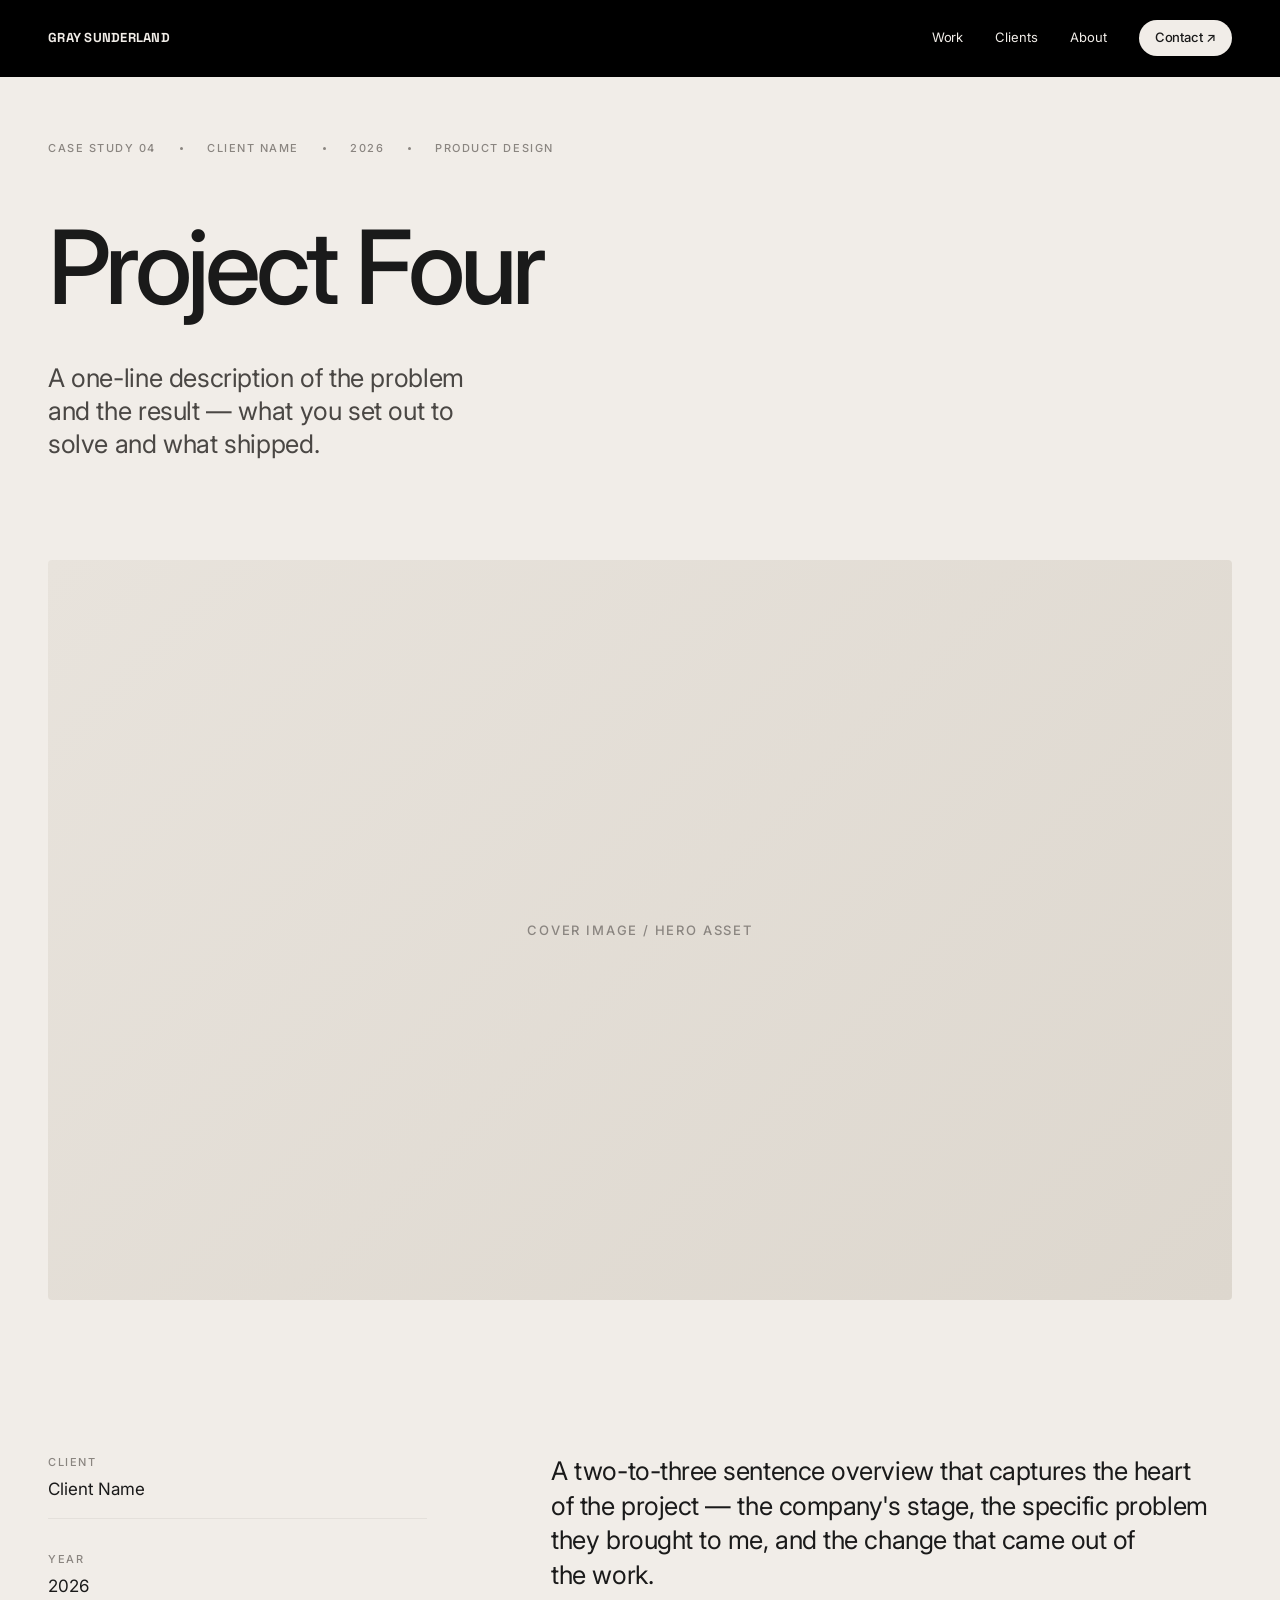
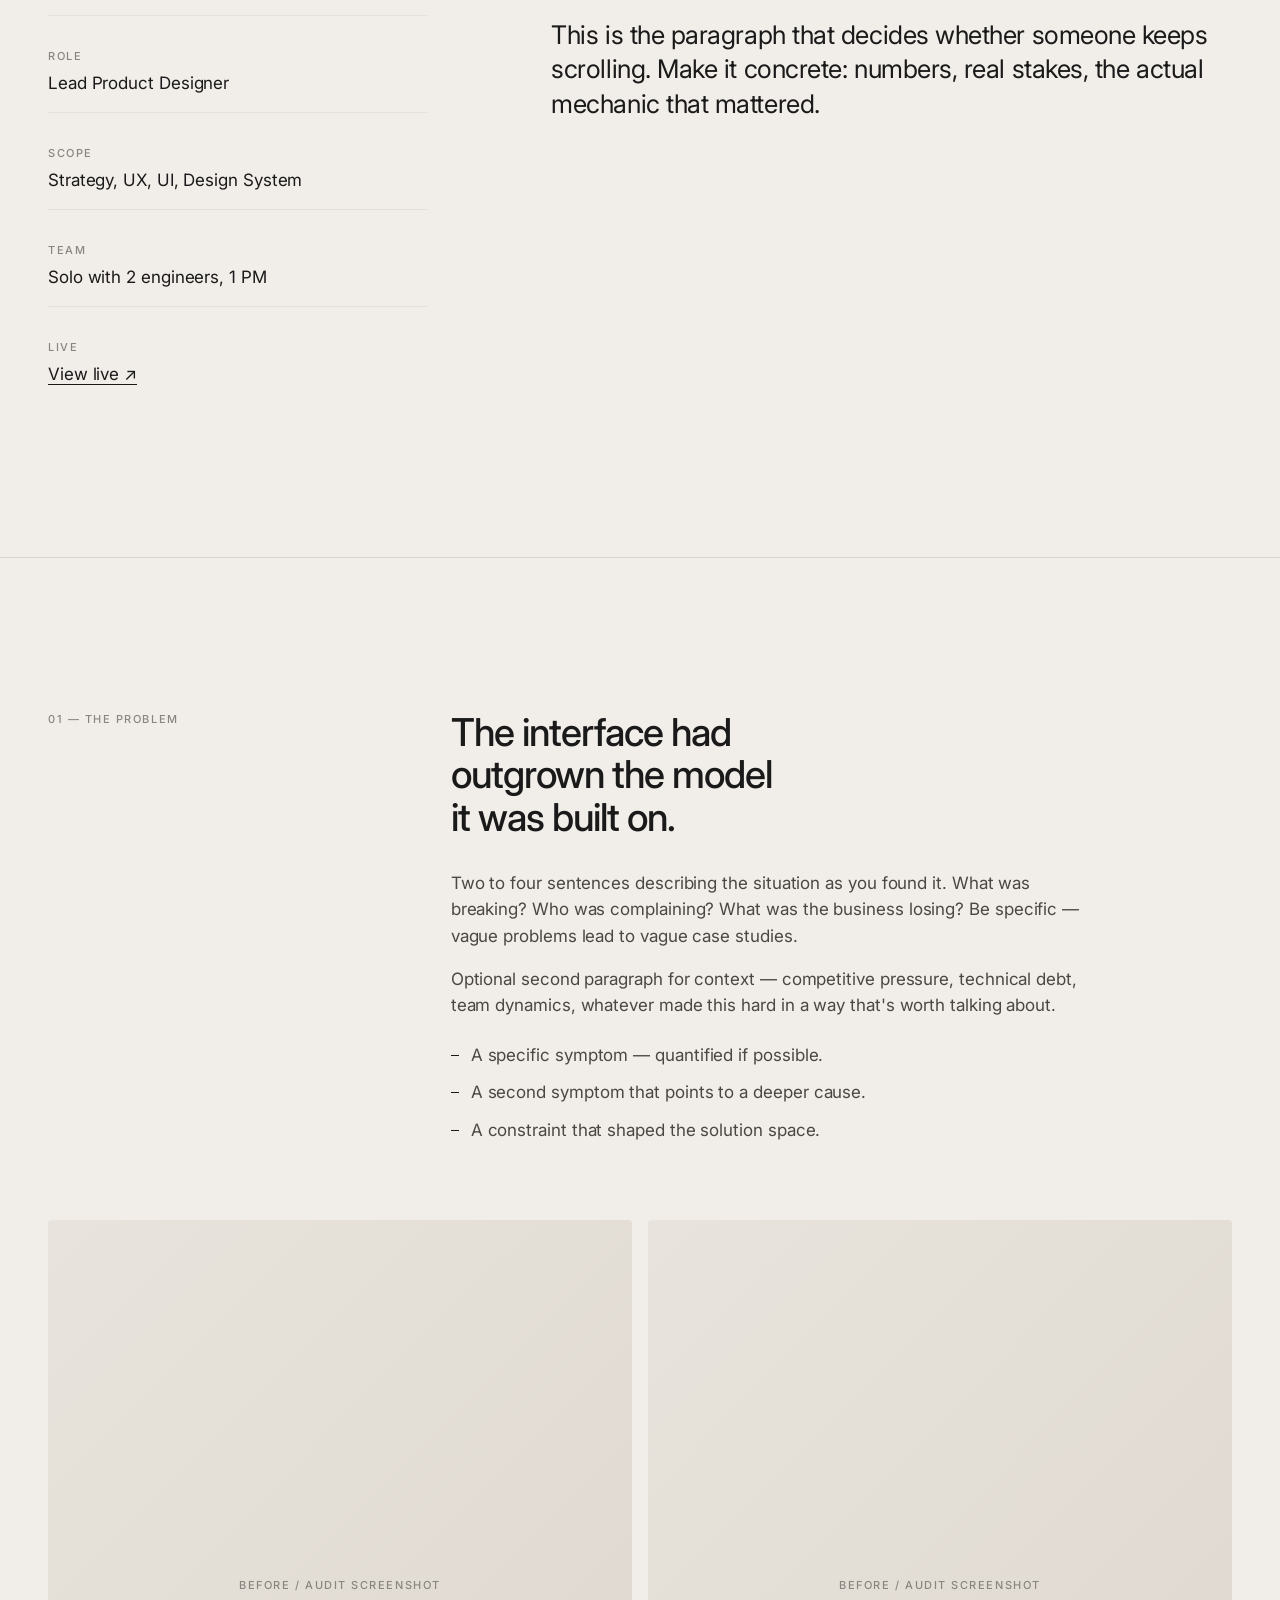
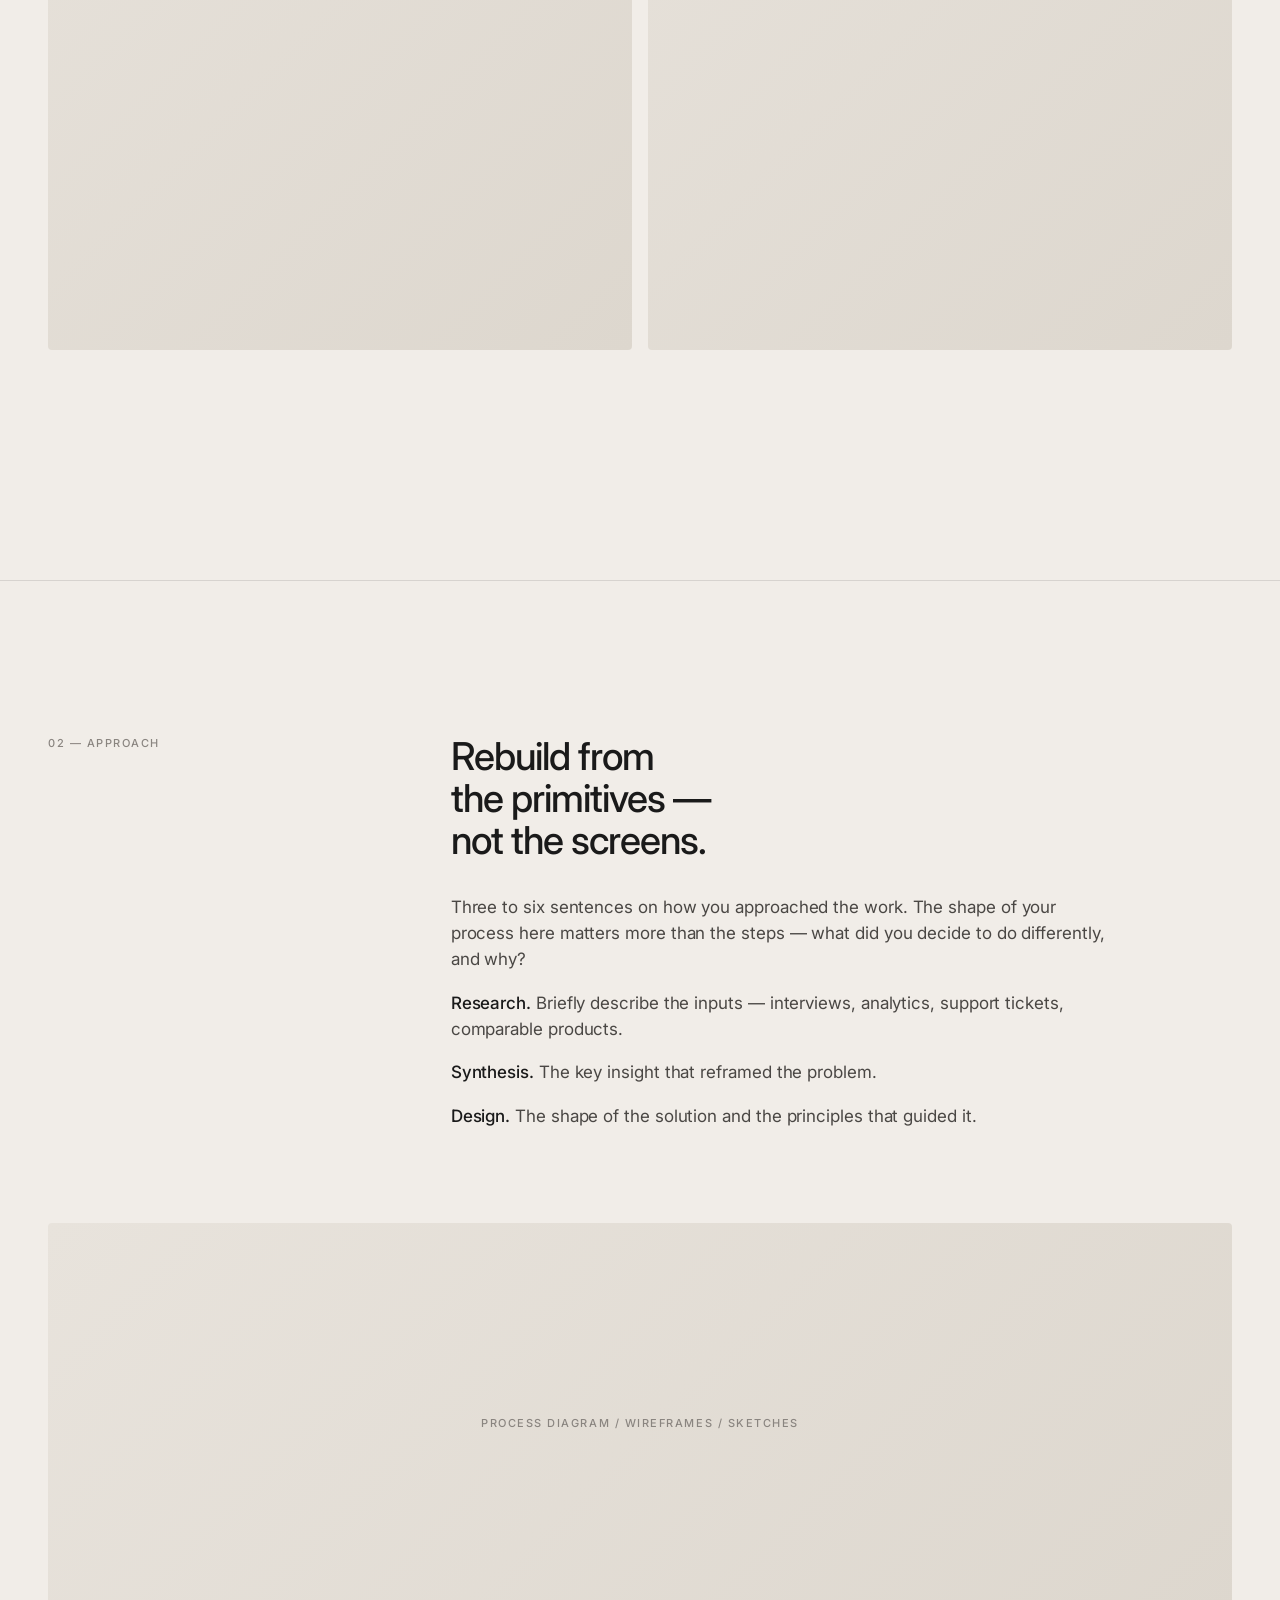
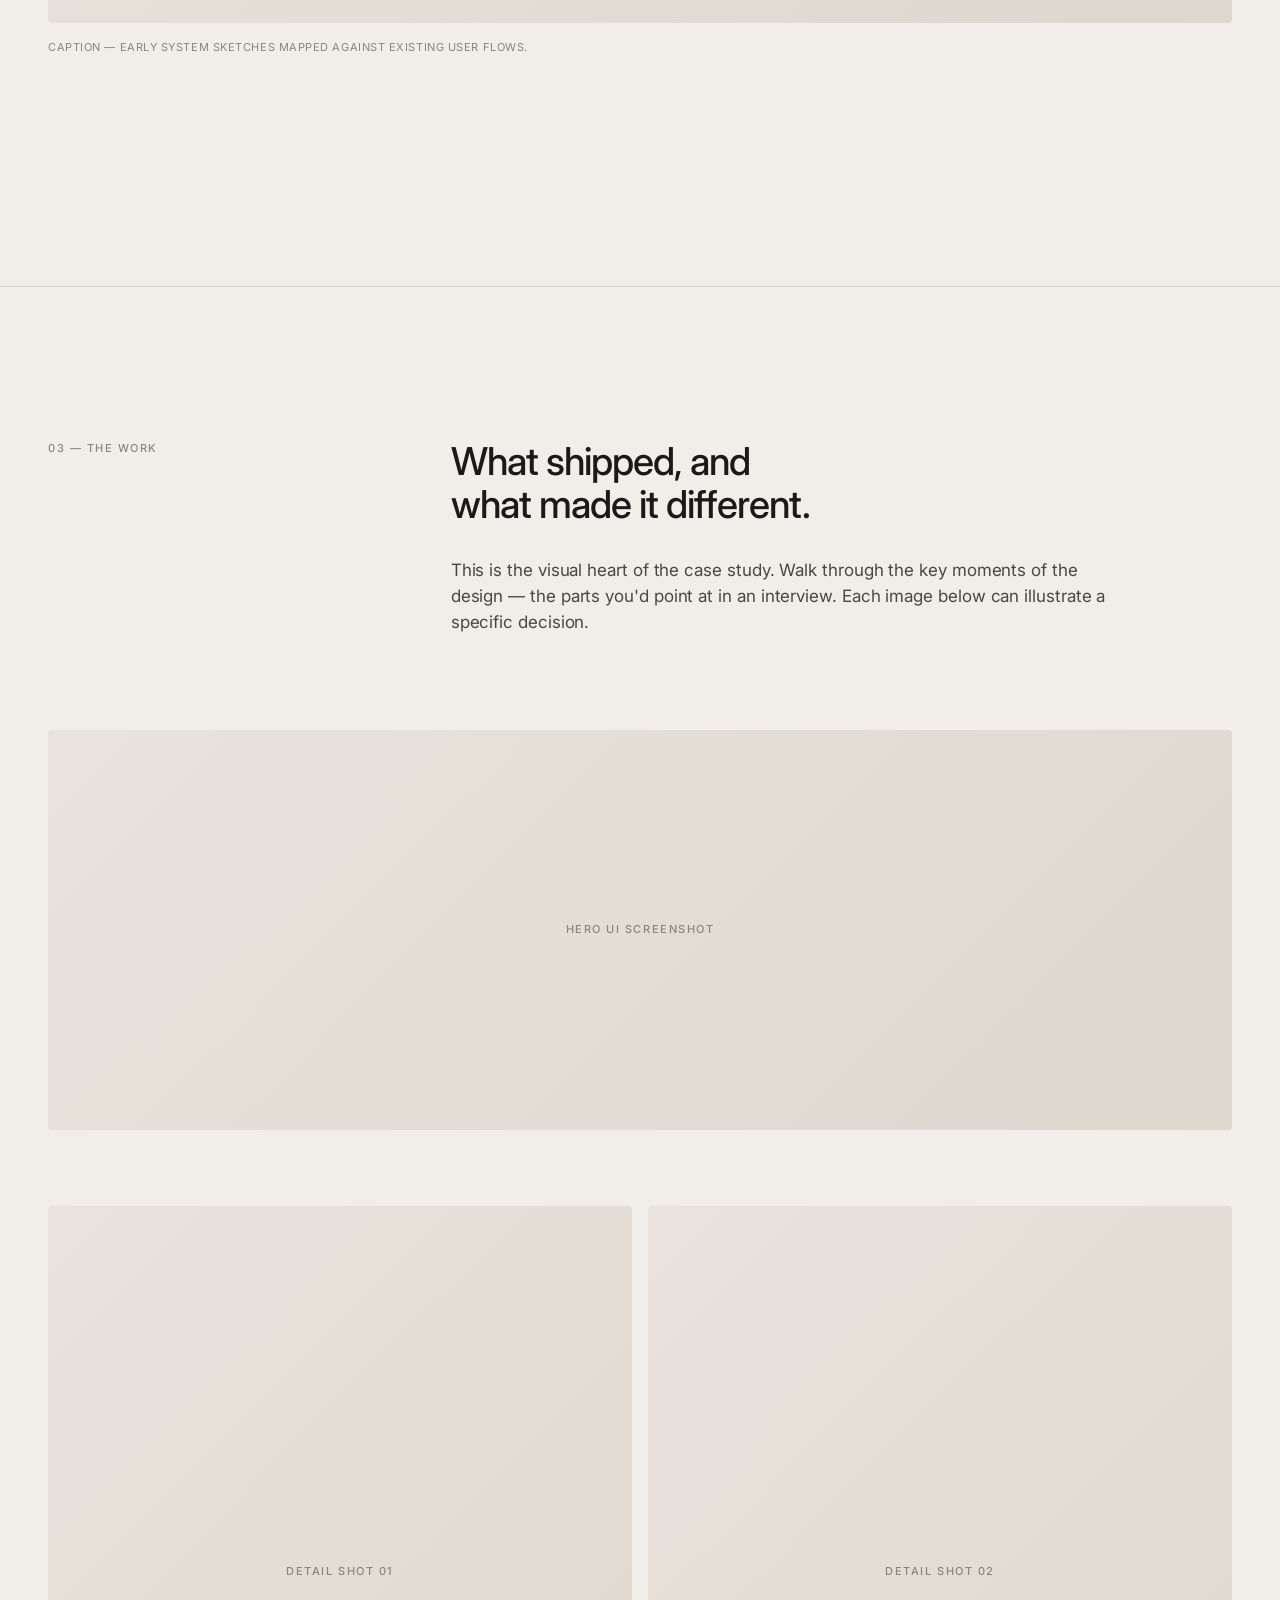
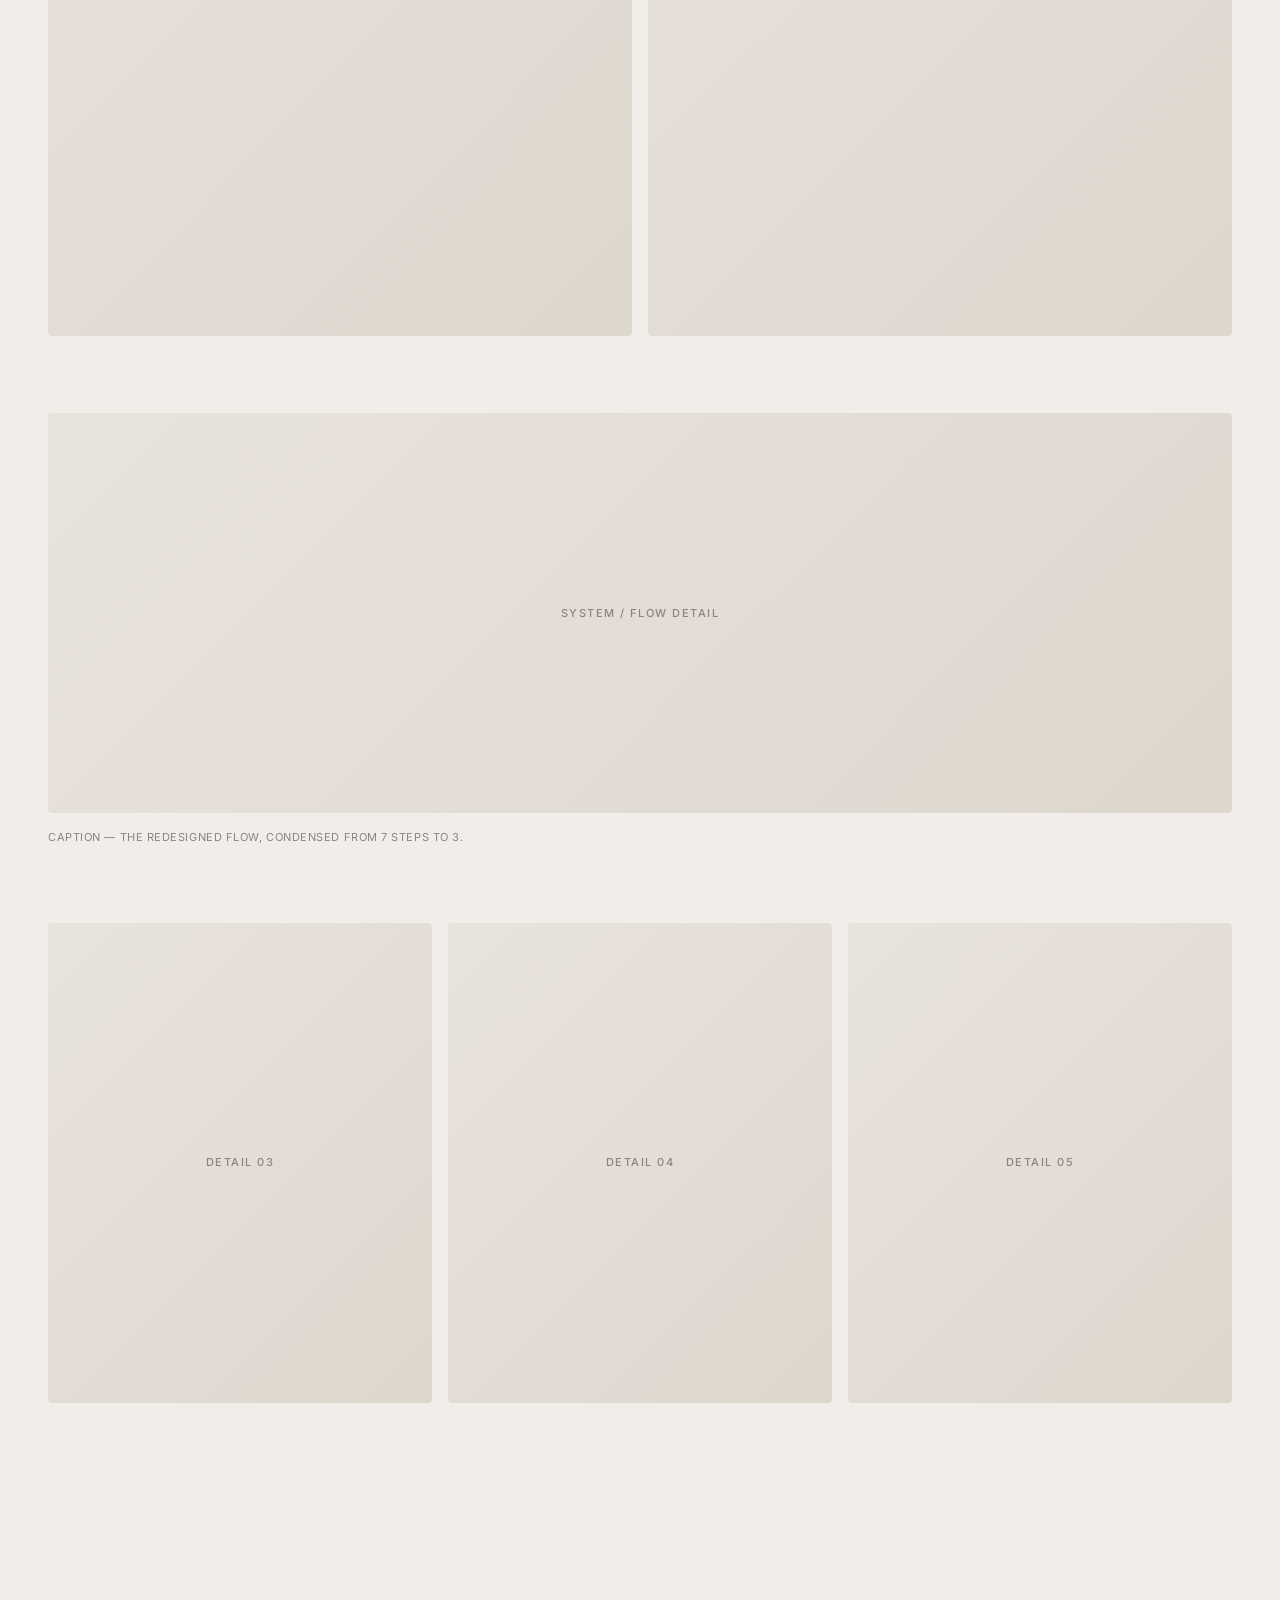
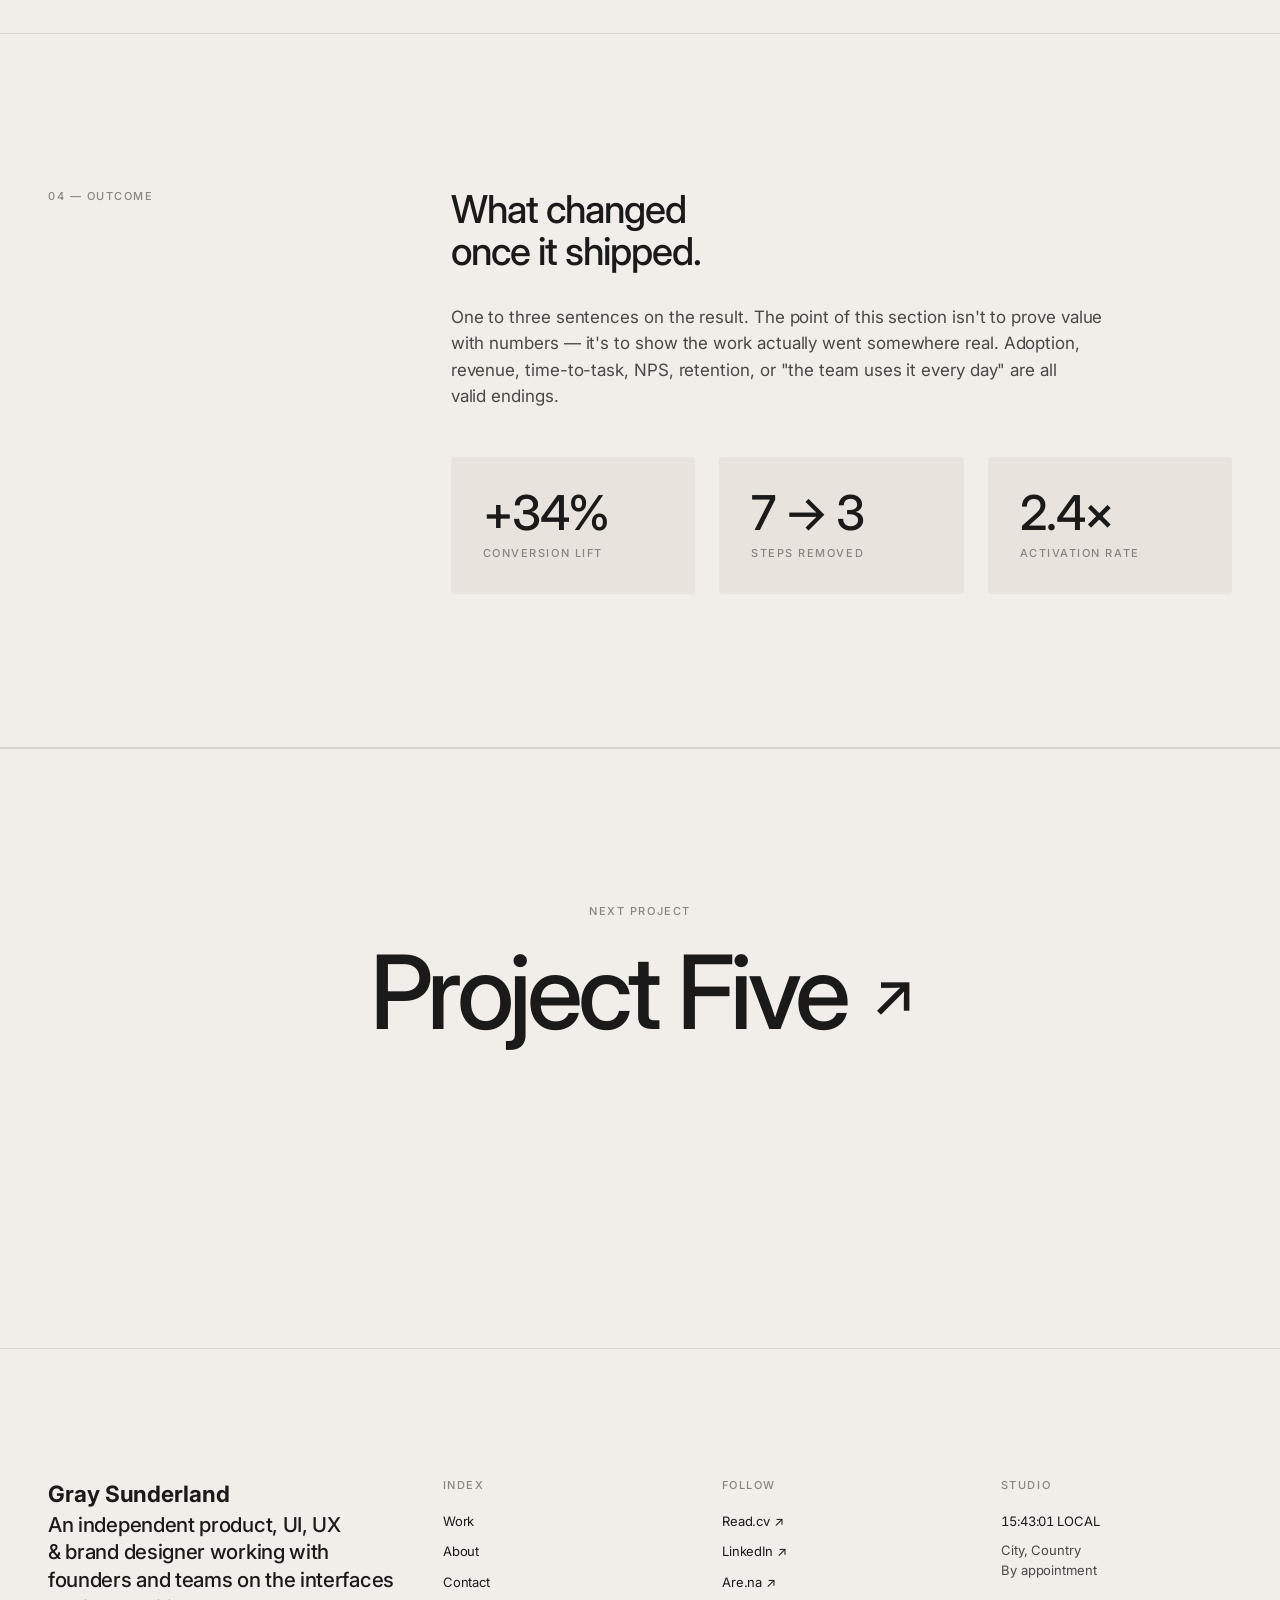
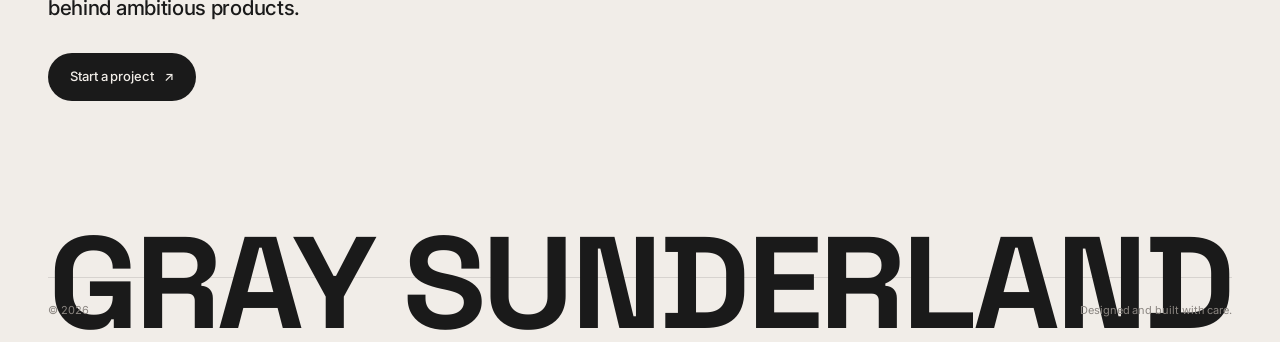
<file: projects/project-04.html>
<!DOCTYPE html>
<html lang="en">
<head>
  <meta charset="UTF-8">
  <meta name="viewport" content="width=device-width, initial-scale=1.0">
  <title>Project Four — Gray Sunderland</title>
  <meta name="description" content="Case study: Project One.">

  <link rel="preconnect" href="https://fonts.googleapis.com">
  <link rel="preconnect" href="https://fonts.gstatic.com" crossorigin>
  <link href="https://fonts.googleapis.com/css2?family=Inter:wght@300;400;500;600;700&family=JetBrains+Mono:wght@400;500&family=Space+Grotesk:wght@500;600;700&display=swap" rel="stylesheet">

  <link rel="stylesheet" href="../css/main.css">
  <link rel="stylesheet" href="../css/case-study.css">
</head>
<body>

  <!-- ============ CUSTOM CURSOR ============ -->
  <div class="cursor" aria-hidden="true">
    <span class="cursor-plus">+</span>
  </div>

  <!-- ============ NAV ============ -->
  <nav class="nav" aria-label="Primary">
    <a href="../index.html" class="nav-brand">GRAY SUNDERLAND</a>
    <div class="nav-links">
      <a href="../index.html#work" class="nav-link hide-mobile">Work</a>
      <a href="../index.html#clients" class="nav-link hide-mobile">Clients</a>
      <a href="../index.html#about" class="nav-link hide-mobile">About</a>
      <a href="mailto:hello@graysunderland.com" class="nav-link nav-cta">Contact ↗</a>
    </div>
  </nav>

  <!-- ============ HERO ============ -->
  <header class="cs-hero shell">
    <div class="cs-hero-meta">
      <span>Case Study 04</span>
      <span class="sep"></span>
      <span>Client Name</span>
      <span class="sep"></span>
      <span>2026</span>
      <span class="sep"></span>
      <span>Product Design</span>
    </div>
    <h1 class="cs-hero-title">Project Four</h1>
    <p class="cs-hero-tagline">A one-line description of the problem and the result — what you set out to solve and what shipped.</p>
  </header>

  <!-- ============ COVER ============ -->
  <div class="shell">
    <div class="cs-cover placeholder">
      <span>Cover Image / Hero Asset</span>
    </div>
  </div>

  <!-- ============ OVERVIEW ============ -->
  <section class="cs-overview shell">
    <dl class="cs-overview-meta">
      <div class="cs-meta-row">
        <dt>Client</dt>
        <dd>Client Name</dd>
      </div>
      <div class="cs-meta-row">
        <dt>Year</dt>
        <dd>2026</dd>
      </div>
      <div class="cs-meta-row">
        <dt>Role</dt>
        <dd>Lead Product Designer</dd>
      </div>
      <div class="cs-meta-row">
        <dt>Scope</dt>
        <dd>Strategy, UX, UI, Design System</dd>
      </div>
      <div class="cs-meta-row">
        <dt>Team</dt>
        <dd>Solo with 2 engineers, 1 PM</dd>
      </div>
      <div class="cs-meta-row">
        <dt>Live</dt>
        <dd><a href="#" target="_blank" rel="noopener" style="border-bottom: 1px solid currentColor;">View live ↗</a></dd>
      </div>
    </dl>
    <div class="cs-overview-content">
      <p>A two-to-three sentence overview that captures the heart of the project — the company's stage, the specific problem they brought to me, and the change that came out of the work.</p>
      <p>This is the paragraph that decides whether someone keeps scrolling. Make it concrete: numbers, real stakes, the actual mechanic that mattered.</p>
    </div>
  </section>

  <!-- ============ PROBLEM ============ -->
  <section class="cs-section">
    <div class="shell cs-section-grid">
      <div class="cs-section-label">01 — The Problem</div>
      <div class="cs-section-body">
        <h2>The interface had outgrown the model it was built on.</h2>
        <p>Two to four sentences describing the situation as you found it. What was breaking? Who was complaining? What was the business losing? Be specific — vague problems lead to vague case studies.</p>
        <p>Optional second paragraph for context — competitive pressure, technical debt, team dynamics, whatever made this hard in a way that's worth talking about.</p>
        <ul>
          <li>A specific symptom — quantified if possible.</li>
          <li>A second symptom that points to a deeper cause.</li>
          <li>A constraint that shaped the solution space.</li>
        </ul>
      </div>
    </div>

    <!-- Media block -->
    <div class="shell cs-media">
      <div class="cs-media-grid-2">
        <div class="cs-media-tile placeholder"><span>Before / Audit Screenshot</span></div>
        <div class="cs-media-tile placeholder"><span>Before / Audit Screenshot</span></div>
      </div>
    </div>
  </section>

  <!-- ============ APPROACH ============ -->
  <section class="cs-section">
    <div class="shell cs-section-grid">
      <div class="cs-section-label">02 — Approach</div>
      <div class="cs-section-body">
        <h2>Rebuild from the primitives — not the screens.</h2>
        <p>Three to six sentences on how you approached the work. The shape of your process here matters more than the steps — what did you decide to do differently, and why?</p>
        <p><strong>Research.</strong> Briefly describe the inputs — interviews, analytics, support tickets, comparable products.</p>
        <p><strong>Synthesis.</strong> The key insight that reframed the problem.</p>
        <p><strong>Design.</strong> The shape of the solution and the principles that guided it.</p>
      </div>
    </div>

    <!-- Full-bleed media -->
    <div class="shell cs-media">
      <div class="cs-media-full placeholder">
        <span>Process Diagram / Wireframes / Sketches</span>
      </div>
      <p class="cs-media-caption">Caption — early system sketches mapped against existing user flows.</p>
    </div>
  </section>

  <!-- ============ SOLUTION ============ -->
  <section class="cs-section">
    <div class="shell cs-section-grid">
      <div class="cs-section-label">03 — The Work</div>
      <div class="cs-section-body">
        <h2>What shipped, and what made it different.</h2>
        <p>This is the visual heart of the case study. Walk through the key moments of the design — the parts you'd point at in an interview. Each image below can illustrate a specific decision.</p>
      </div>
    </div>

    <div class="shell cs-media">
      <div class="cs-media-full placeholder">
        <span>Hero UI Screenshot</span>
      </div>
    </div>

    <div class="shell cs-media">
      <div class="cs-media-grid-2">
        <div class="cs-media-tile placeholder"><span>Detail Shot 01</span></div>
        <div class="cs-media-tile placeholder"><span>Detail Shot 02</span></div>
      </div>
    </div>

    <div class="shell cs-media">
      <div class="cs-media-full placeholder">
        <span>System / Flow Detail</span>
      </div>
      <p class="cs-media-caption">Caption — the redesigned flow, condensed from 7 steps to 3.</p>
    </div>

    <div class="shell cs-media">
      <div class="cs-media-grid-3">
        <div class="cs-media-tile placeholder"><span>Detail 03</span></div>
        <div class="cs-media-tile placeholder"><span>Detail 04</span></div>
        <div class="cs-media-tile placeholder"><span>Detail 05</span></div>
      </div>
    </div>
  </section>

  <!-- ============ OUTCOME ============ -->
  <section class="cs-section">
    <div class="shell cs-section-grid">
      <div class="cs-section-label">04 — Outcome</div>
      <div class="cs-section-body">
        <h2>What changed once it shipped.</h2>
        <p>One to three sentences on the result. The point of this section isn't to prove value with numbers — it's to show the work actually went somewhere real. Adoption, revenue, time-to-task, NPS, retention, or "the team uses it every day" are all valid endings.</p>

        <div class="cs-metrics">
          <div class="cs-metric">
            <div class="cs-metric-value">+34%</div>
            <div class="cs-metric-label">Conversion Lift</div>
          </div>
          <div class="cs-metric">
            <div class="cs-metric-value">7 → 3</div>
            <div class="cs-metric-label">Steps Removed</div>
          </div>
          <div class="cs-metric">
            <div class="cs-metric-value">2.4×</div>
            <div class="cs-metric-label">Activation Rate</div>
          </div>
        </div>
      </div>
    </div>
  </section>

  <!-- ============ NEXT PROJECT ============ -->
  <section class="cs-next shell">
    <div class="cs-next-label">Next Project</div>
    <a href="project-05.html">
      Project Five
      <span class="arrow">↗</span>
    </a>
  </section>

  <!-- ============ FOOTER ============ -->
  <footer class="footer">
    <div class="footer-top">
      <div>
        <h2 class="footer-brand">Gray Sunderland</h2>
        <p class="footer-tagline">An independent product, UI, UX &amp; brand designer working with founders and teams on the interfaces behind ambitious products.</p>
        <a href="mailto:hello@graysunderland.com" class="cta">
          Start a project
          <span class="arrow">↗</span>
        </a>
      </div>
      <div class="footer-col">
        <h4>Index</h4>
        <ul>
          <li><a href="../index.html#work">Work</a></li>
          <li><a href="../index.html#about">About</a></li>
          <li><a href="mailto:hello@graysunderland.com">Contact</a></li>
        </ul>
      </div>
      <div class="footer-col">
        <h4>Follow</h4>
        <ul>
          <li><a href="#" target="_blank" rel="noopener">Read.cv ↗</a></li>
          <li><a href="#" target="_blank" rel="noopener">LinkedIn ↗</a></li>
          <li><a href="#" target="_blank" rel="noopener">Are.na ↗</a></li>
        </ul>
      </div>
      <div class="footer-col">
        <h4>Studio</h4>
        <ul>
          <li><span class="clock" data-clock data-tz-label="LOCAL">—</span></li>
          <li>
            <address>
              City, Country<br>
              By appointment
            </address>
          </li>
        </ul>
      </div>
    </div>

    <div class="footer-wordmark" aria-hidden="true">
      <svg viewBox="0 0 1000 100" xmlns="http://www.w3.org/2000/svg" preserveAspectRatio="xMidYMid meet">
        <text x="0" y="84"
              font-family="Space Grotesk, Inter, sans-serif"
              font-size="110"
              font-weight="700"
              letter-spacing="-3"
              textLength="1000"
              lengthAdjust="spacingAndGlyphs">GRAY SUNDERLAND</text>
      </svg>
    </div>

    <div class="footer-bottom">
      <span>© 2026</span>
      <span>Designed and built with care.</span>
    </div>
  </footer>

  <script src="../js/main.js"></script>
</body>
</html>
</file>
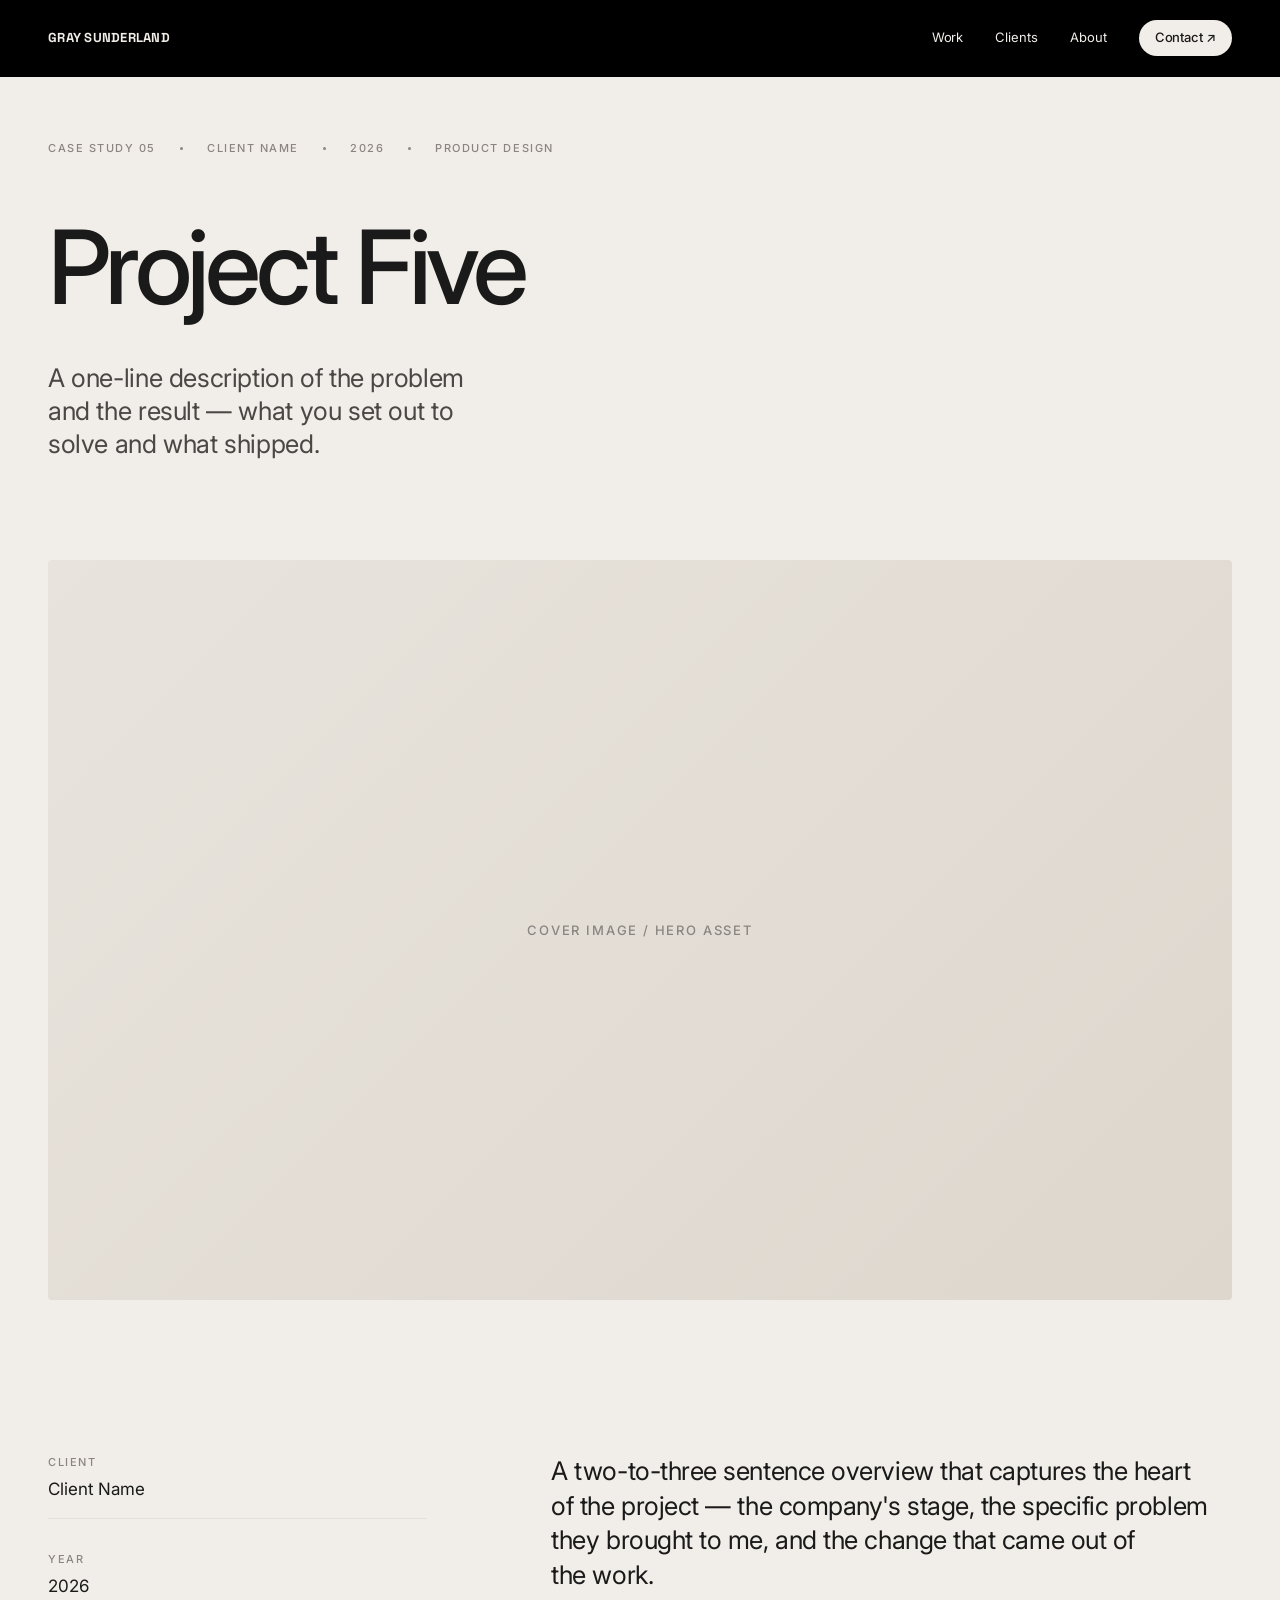
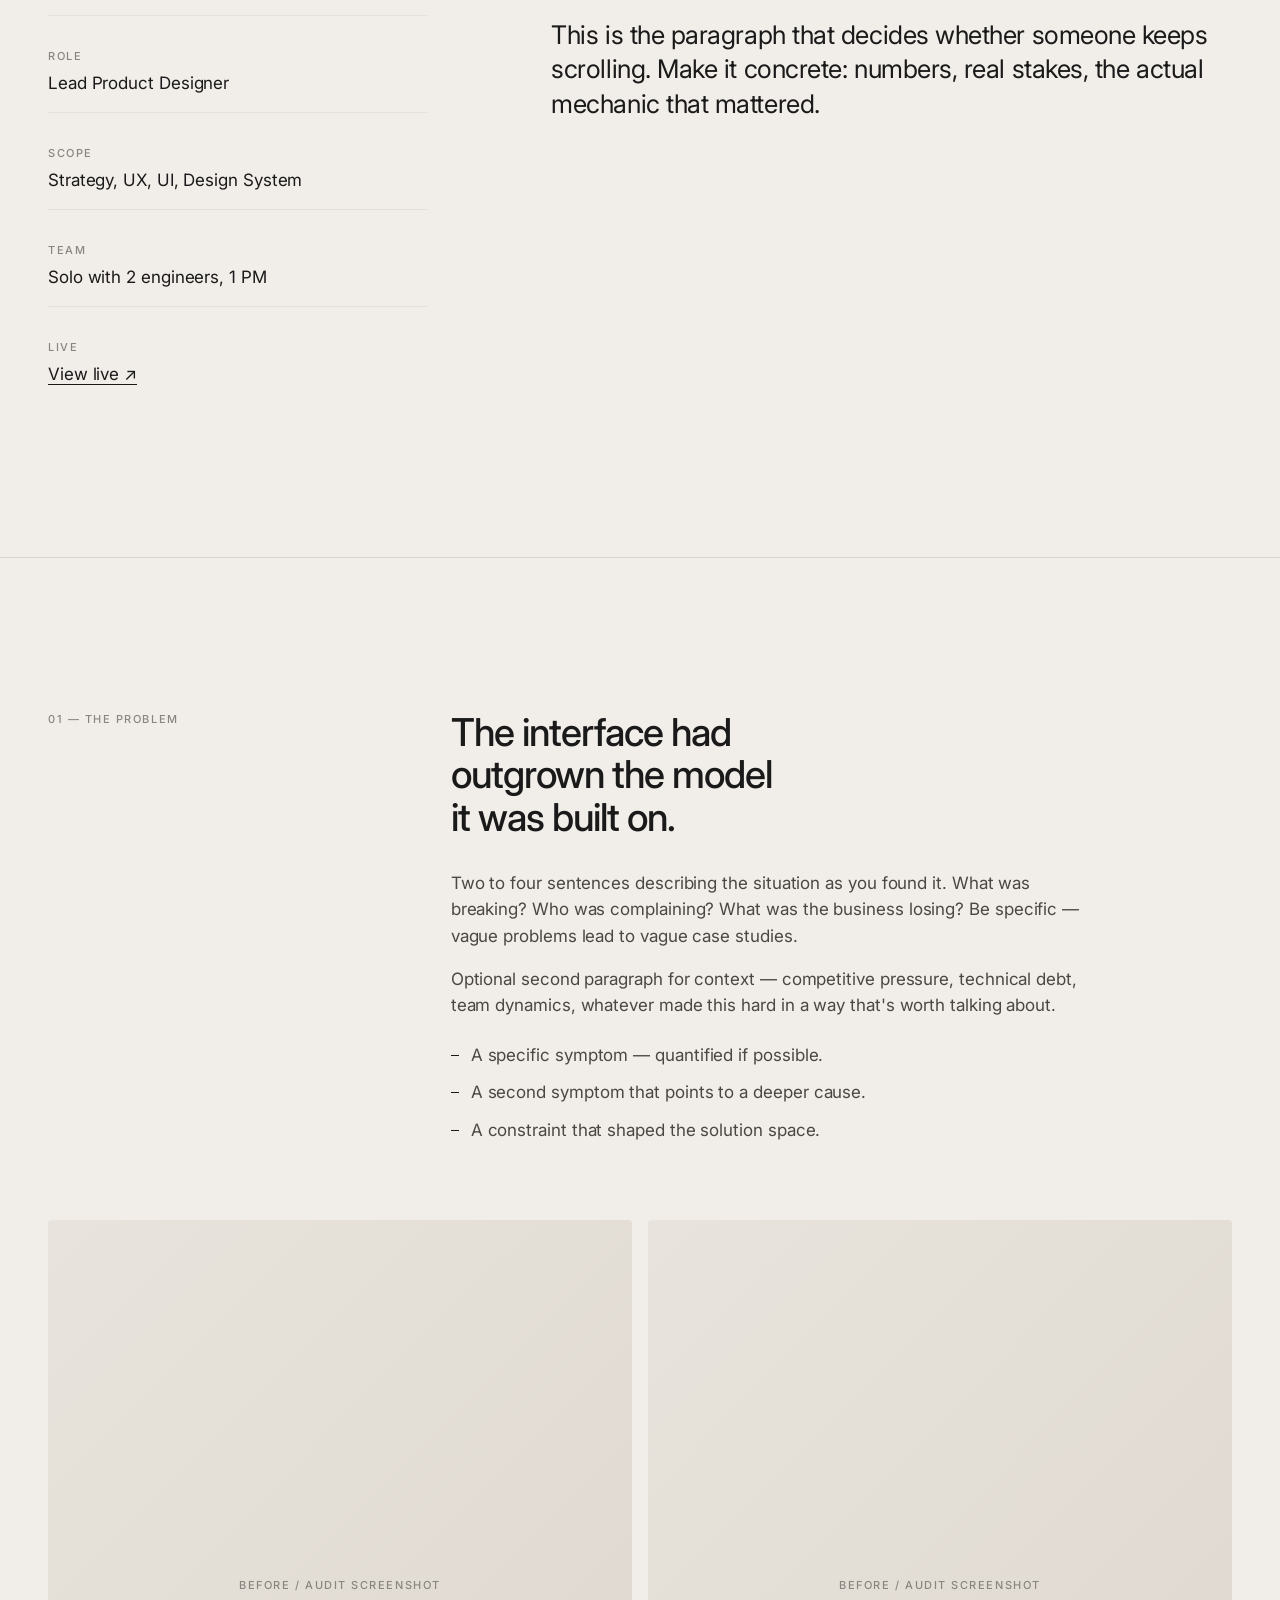
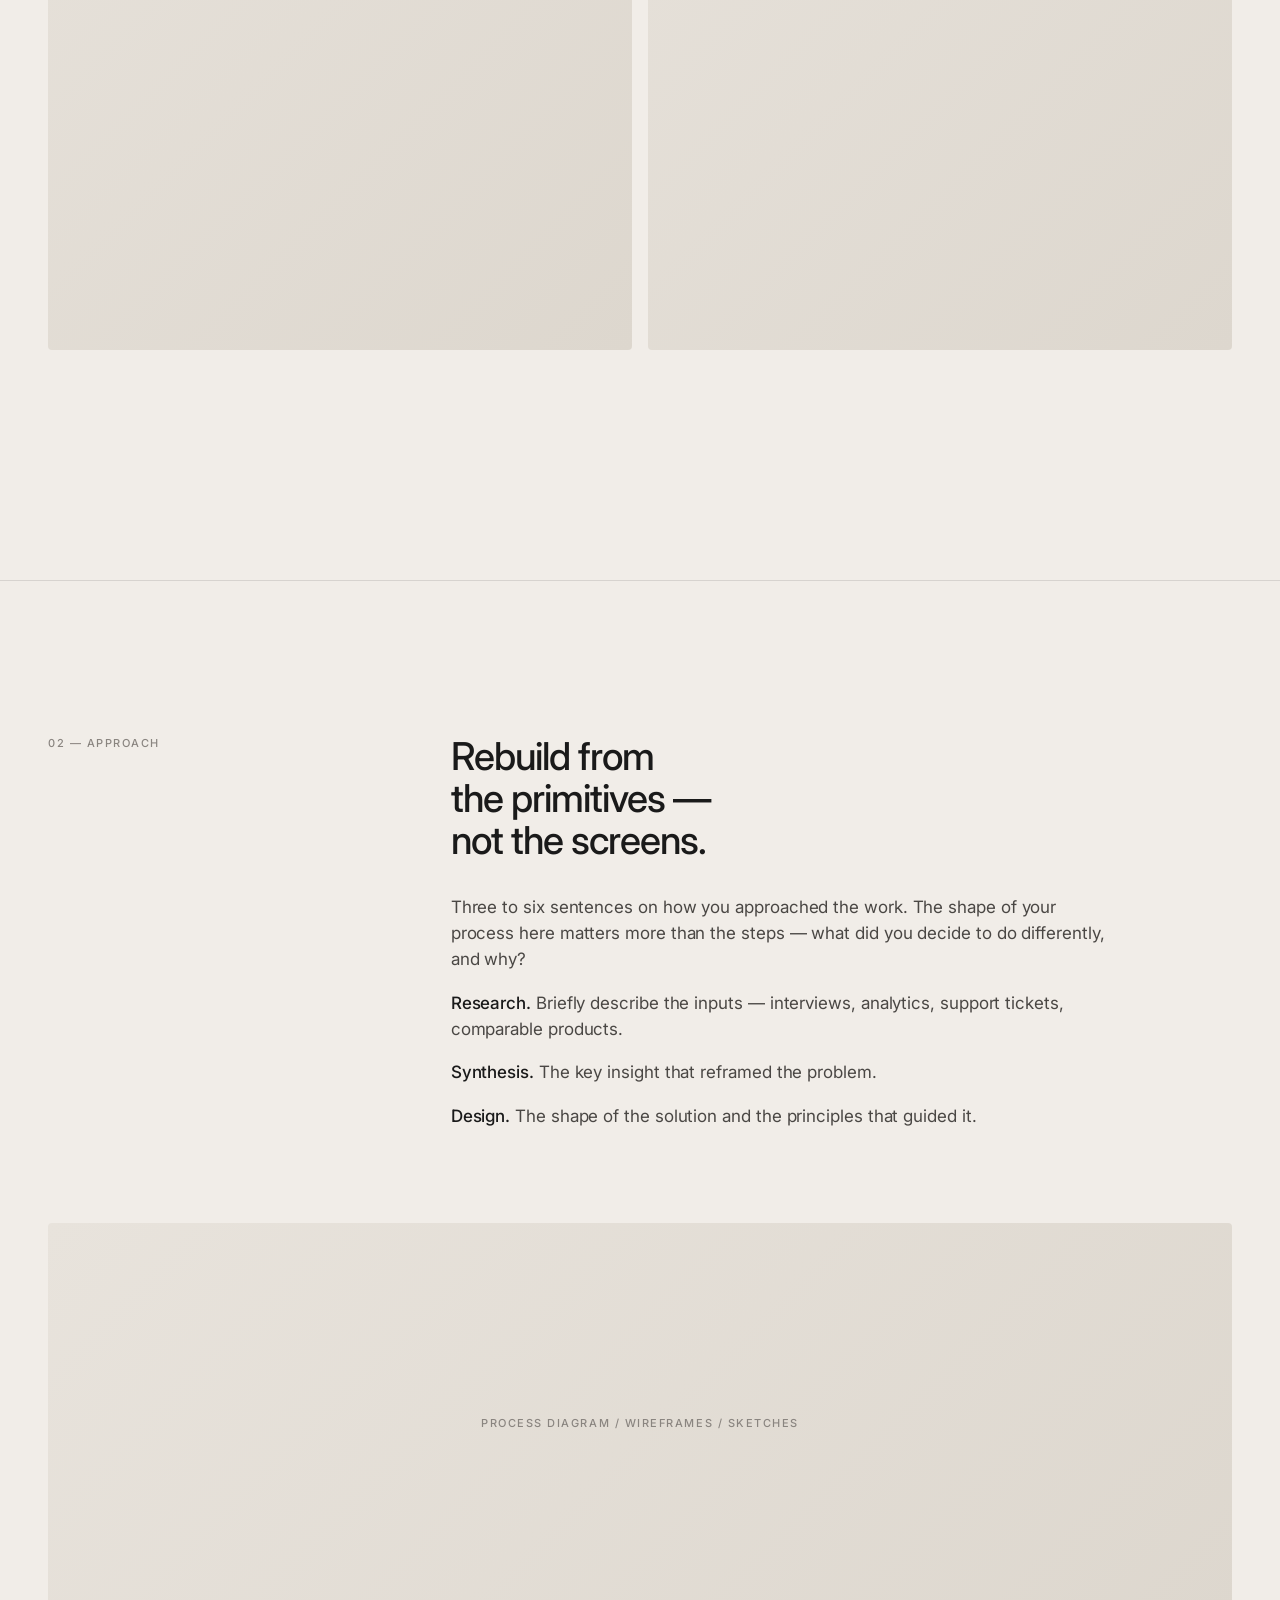
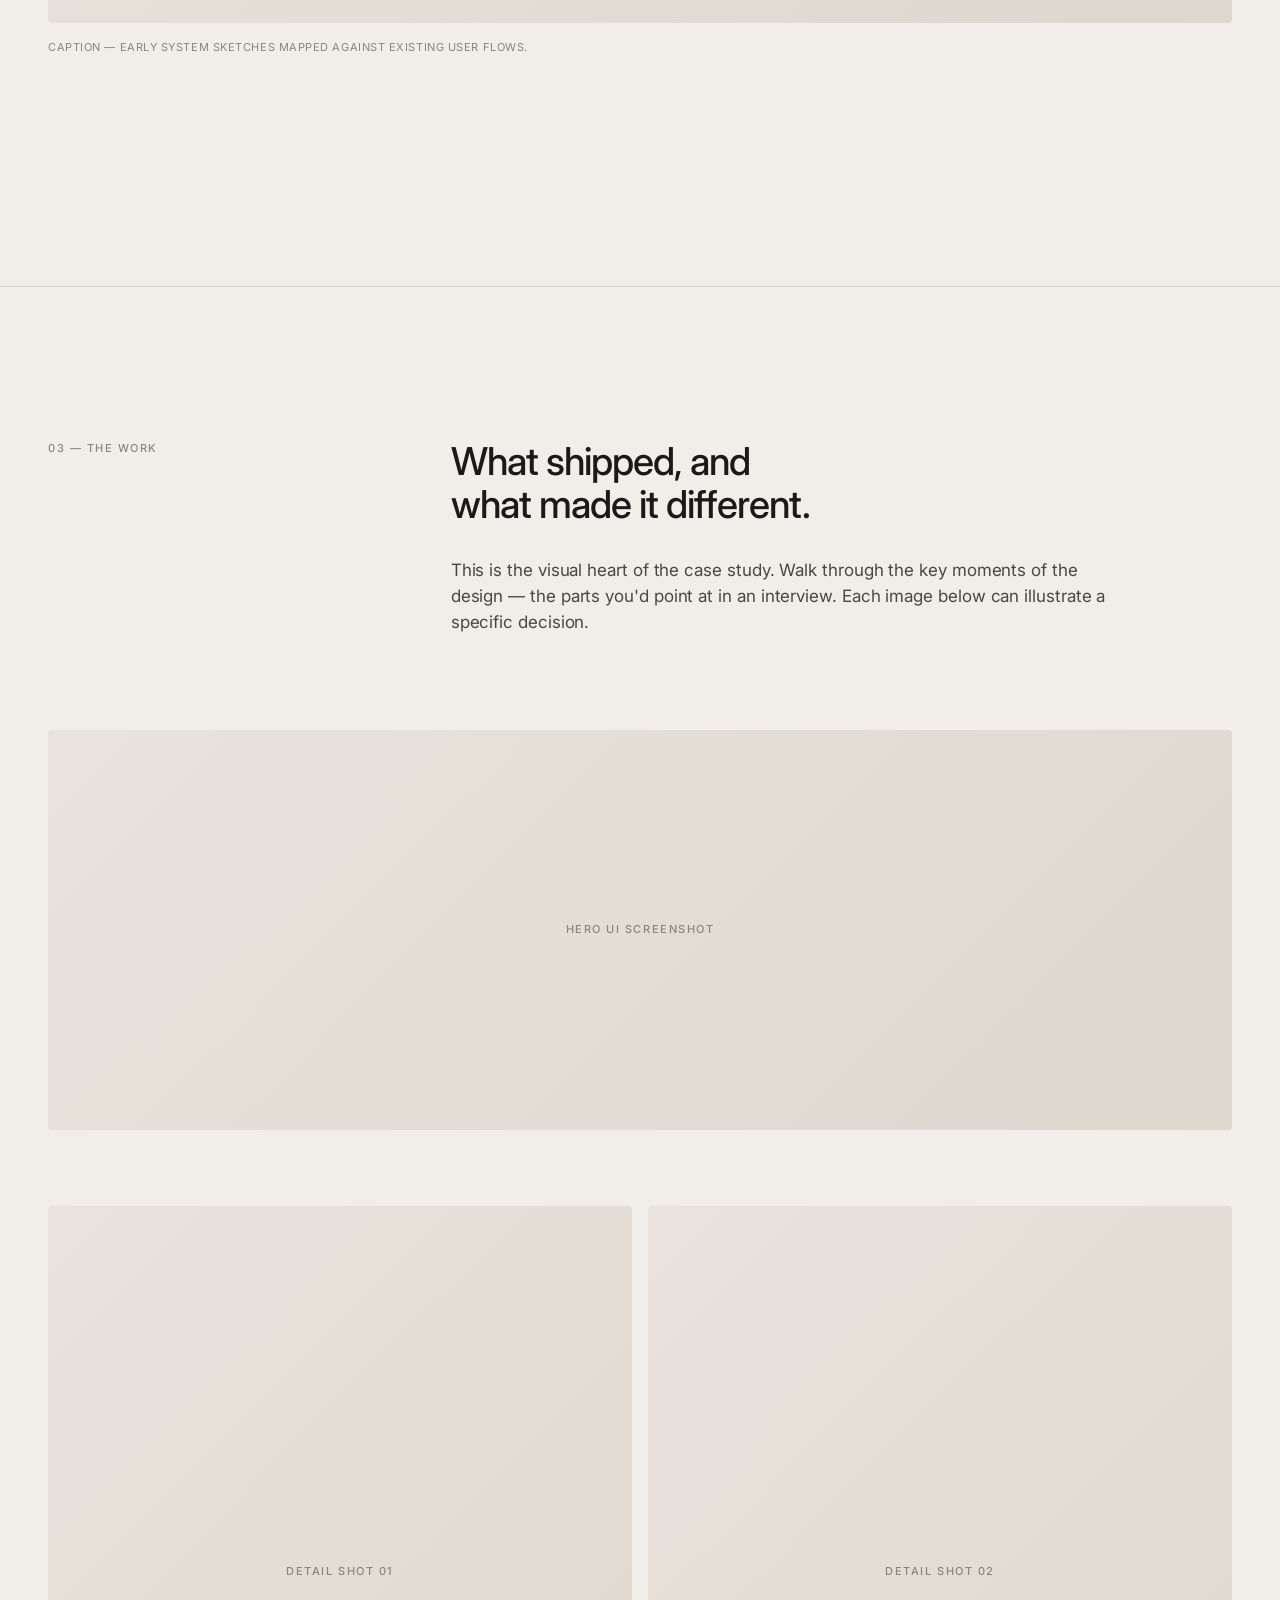
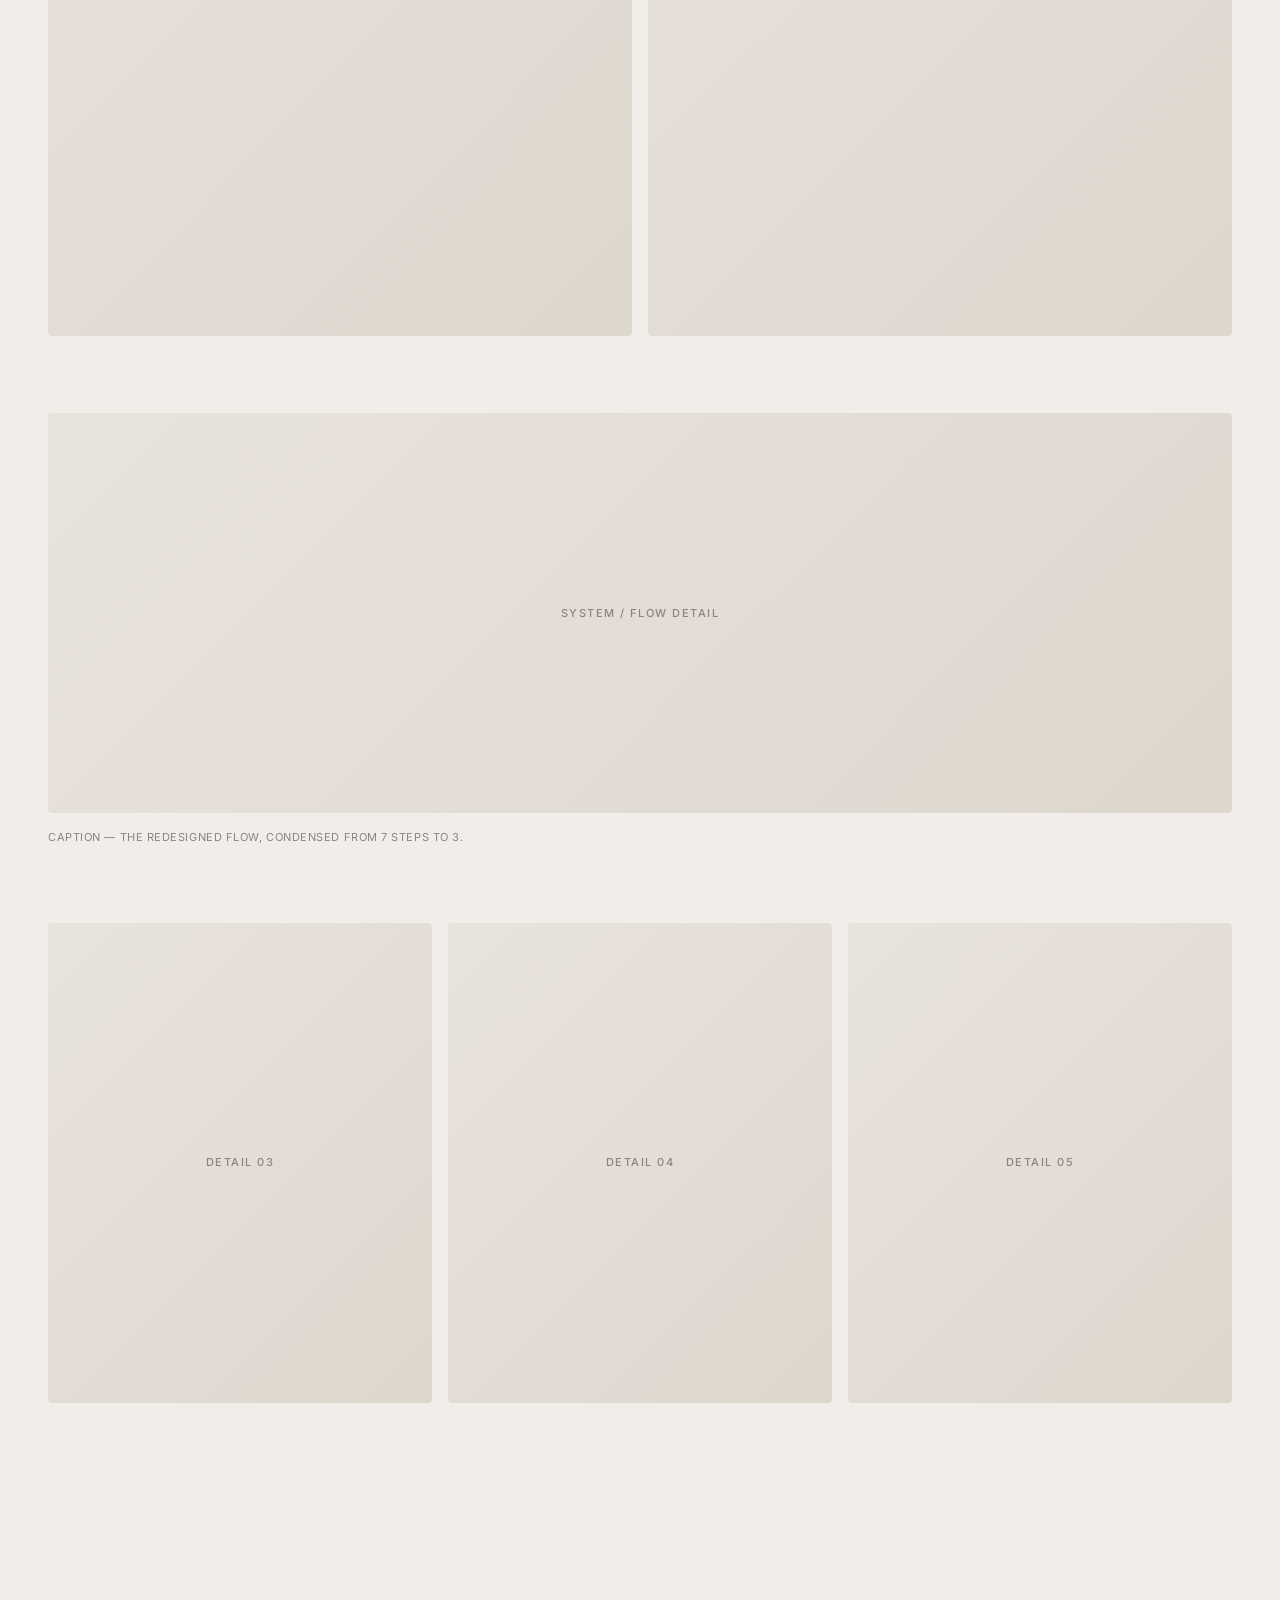
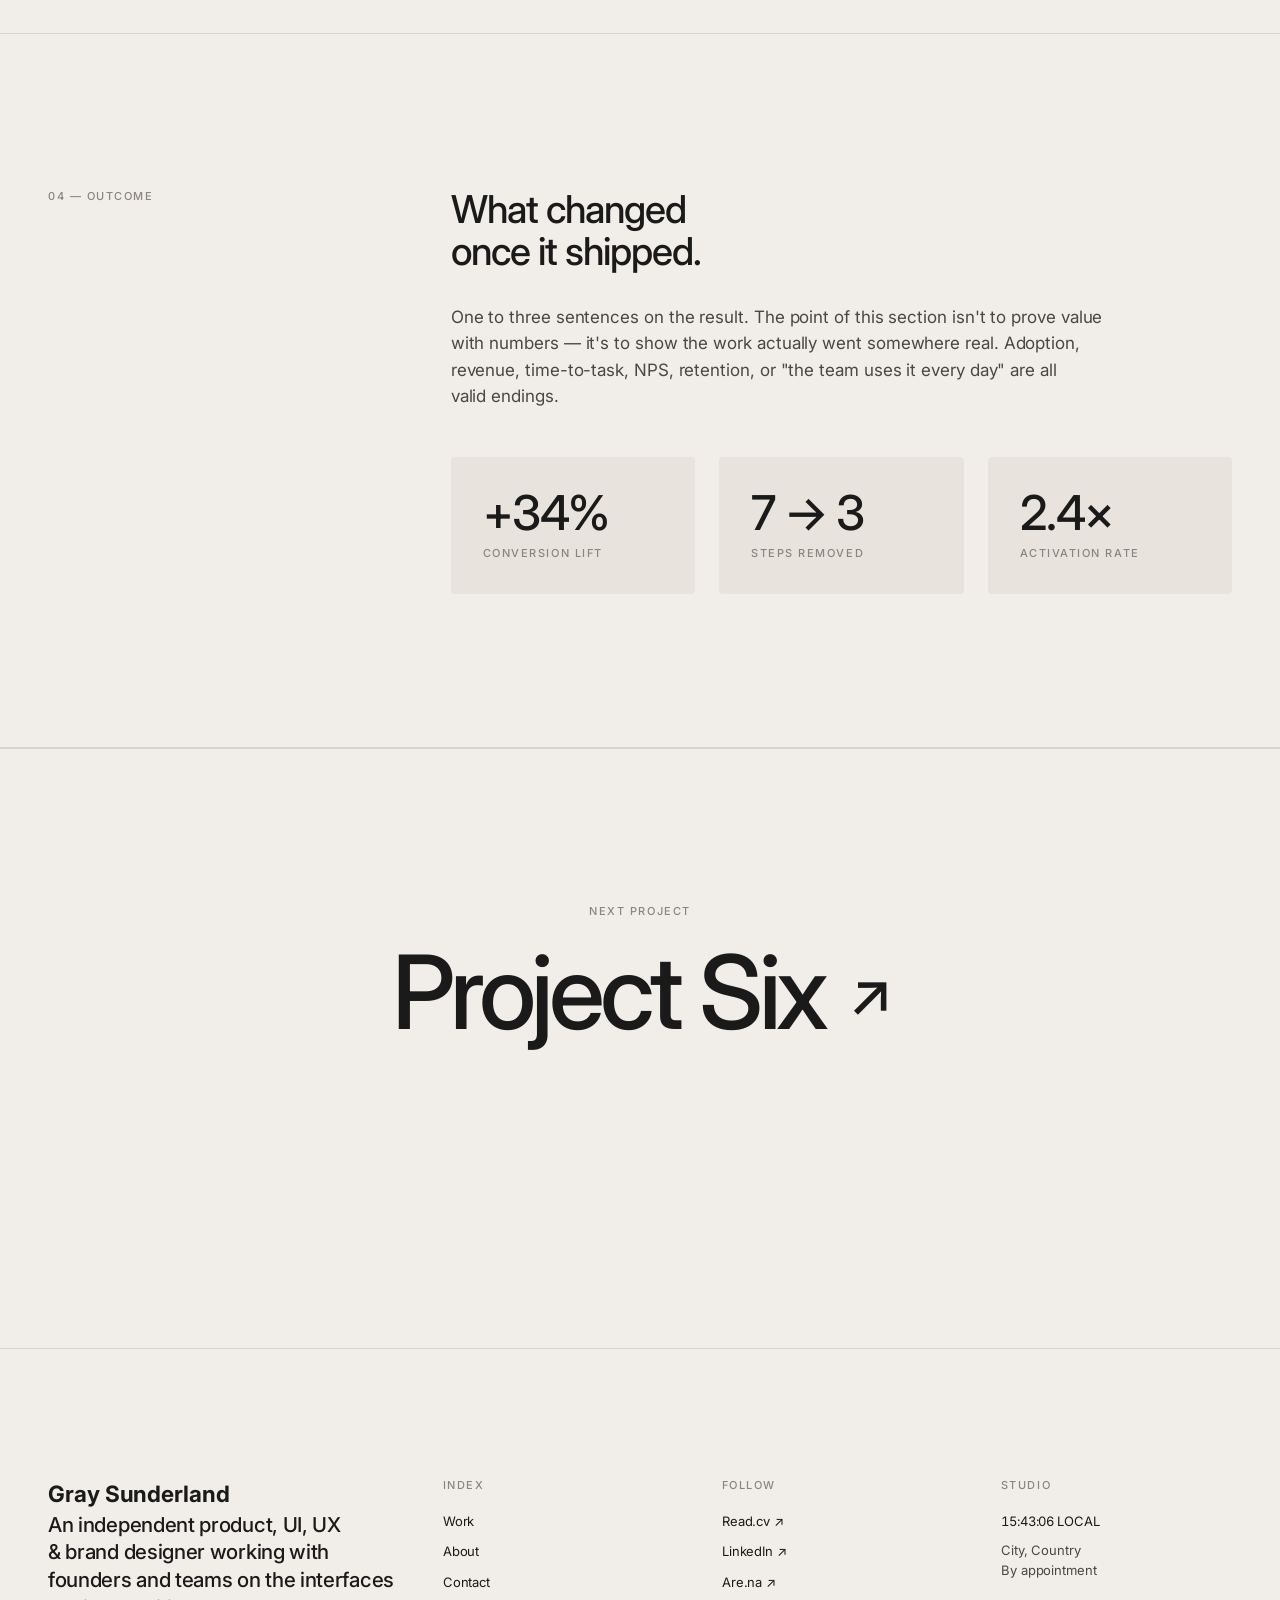
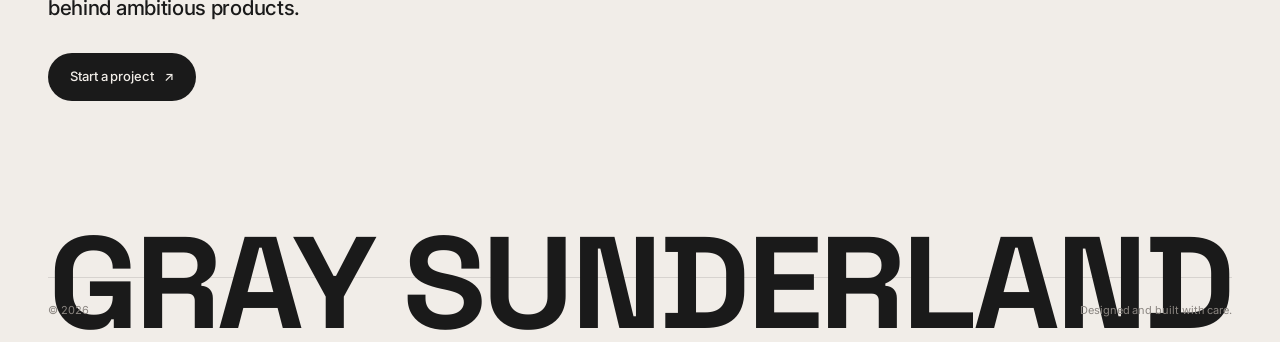
<file: projects/project-05.html>
<!DOCTYPE html>
<html lang="en">
<head>
  <meta charset="UTF-8">
  <meta name="viewport" content="width=device-width, initial-scale=1.0">
  <title>Project Five — Gray Sunderland</title>
  <meta name="description" content="Case study: Project One.">

  <link rel="preconnect" href="https://fonts.googleapis.com">
  <link rel="preconnect" href="https://fonts.gstatic.com" crossorigin>
  <link href="https://fonts.googleapis.com/css2?family=Inter:wght@300;400;500;600;700&family=JetBrains+Mono:wght@400;500&family=Space+Grotesk:wght@500;600;700&display=swap" rel="stylesheet">

  <link rel="stylesheet" href="../css/main.css">
  <link rel="stylesheet" href="../css/case-study.css">
</head>
<body>

  <!-- ============ CUSTOM CURSOR ============ -->
  <div class="cursor" aria-hidden="true">
    <span class="cursor-plus">+</span>
  </div>

  <!-- ============ NAV ============ -->
  <nav class="nav" aria-label="Primary">
    <a href="../index.html" class="nav-brand">GRAY SUNDERLAND</a>
    <div class="nav-links">
      <a href="../index.html#work" class="nav-link hide-mobile">Work</a>
      <a href="../index.html#clients" class="nav-link hide-mobile">Clients</a>
      <a href="../index.html#about" class="nav-link hide-mobile">About</a>
      <a href="mailto:hello@graysunderland.com" class="nav-link nav-cta">Contact ↗</a>
    </div>
  </nav>

  <!-- ============ HERO ============ -->
  <header class="cs-hero shell">
    <div class="cs-hero-meta">
      <span>Case Study 05</span>
      <span class="sep"></span>
      <span>Client Name</span>
      <span class="sep"></span>
      <span>2026</span>
      <span class="sep"></span>
      <span>Product Design</span>
    </div>
    <h1 class="cs-hero-title">Project Five</h1>
    <p class="cs-hero-tagline">A one-line description of the problem and the result — what you set out to solve and what shipped.</p>
  </header>

  <!-- ============ COVER ============ -->
  <div class="shell">
    <div class="cs-cover placeholder">
      <span>Cover Image / Hero Asset</span>
    </div>
  </div>

  <!-- ============ OVERVIEW ============ -->
  <section class="cs-overview shell">
    <dl class="cs-overview-meta">
      <div class="cs-meta-row">
        <dt>Client</dt>
        <dd>Client Name</dd>
      </div>
      <div class="cs-meta-row">
        <dt>Year</dt>
        <dd>2026</dd>
      </div>
      <div class="cs-meta-row">
        <dt>Role</dt>
        <dd>Lead Product Designer</dd>
      </div>
      <div class="cs-meta-row">
        <dt>Scope</dt>
        <dd>Strategy, UX, UI, Design System</dd>
      </div>
      <div class="cs-meta-row">
        <dt>Team</dt>
        <dd>Solo with 2 engineers, 1 PM</dd>
      </div>
      <div class="cs-meta-row">
        <dt>Live</dt>
        <dd><a href="#" target="_blank" rel="noopener" style="border-bottom: 1px solid currentColor;">View live ↗</a></dd>
      </div>
    </dl>
    <div class="cs-overview-content">
      <p>A two-to-three sentence overview that captures the heart of the project — the company's stage, the specific problem they brought to me, and the change that came out of the work.</p>
      <p>This is the paragraph that decides whether someone keeps scrolling. Make it concrete: numbers, real stakes, the actual mechanic that mattered.</p>
    </div>
  </section>

  <!-- ============ PROBLEM ============ -->
  <section class="cs-section">
    <div class="shell cs-section-grid">
      <div class="cs-section-label">01 — The Problem</div>
      <div class="cs-section-body">
        <h2>The interface had outgrown the model it was built on.</h2>
        <p>Two to four sentences describing the situation as you found it. What was breaking? Who was complaining? What was the business losing? Be specific — vague problems lead to vague case studies.</p>
        <p>Optional second paragraph for context — competitive pressure, technical debt, team dynamics, whatever made this hard in a way that's worth talking about.</p>
        <ul>
          <li>A specific symptom — quantified if possible.</li>
          <li>A second symptom that points to a deeper cause.</li>
          <li>A constraint that shaped the solution space.</li>
        </ul>
      </div>
    </div>

    <!-- Media block -->
    <div class="shell cs-media">
      <div class="cs-media-grid-2">
        <div class="cs-media-tile placeholder"><span>Before / Audit Screenshot</span></div>
        <div class="cs-media-tile placeholder"><span>Before / Audit Screenshot</span></div>
      </div>
    </div>
  </section>

  <!-- ============ APPROACH ============ -->
  <section class="cs-section">
    <div class="shell cs-section-grid">
      <div class="cs-section-label">02 — Approach</div>
      <div class="cs-section-body">
        <h2>Rebuild from the primitives — not the screens.</h2>
        <p>Three to six sentences on how you approached the work. The shape of your process here matters more than the steps — what did you decide to do differently, and why?</p>
        <p><strong>Research.</strong> Briefly describe the inputs — interviews, analytics, support tickets, comparable products.</p>
        <p><strong>Synthesis.</strong> The key insight that reframed the problem.</p>
        <p><strong>Design.</strong> The shape of the solution and the principles that guided it.</p>
      </div>
    </div>

    <!-- Full-bleed media -->
    <div class="shell cs-media">
      <div class="cs-media-full placeholder">
        <span>Process Diagram / Wireframes / Sketches</span>
      </div>
      <p class="cs-media-caption">Caption — early system sketches mapped against existing user flows.</p>
    </div>
  </section>

  <!-- ============ SOLUTION ============ -->
  <section class="cs-section">
    <div class="shell cs-section-grid">
      <div class="cs-section-label">03 — The Work</div>
      <div class="cs-section-body">
        <h2>What shipped, and what made it different.</h2>
        <p>This is the visual heart of the case study. Walk through the key moments of the design — the parts you'd point at in an interview. Each image below can illustrate a specific decision.</p>
      </div>
    </div>

    <div class="shell cs-media">
      <div class="cs-media-full placeholder">
        <span>Hero UI Screenshot</span>
      </div>
    </div>

    <div class="shell cs-media">
      <div class="cs-media-grid-2">
        <div class="cs-media-tile placeholder"><span>Detail Shot 01</span></div>
        <div class="cs-media-tile placeholder"><span>Detail Shot 02</span></div>
      </div>
    </div>

    <div class="shell cs-media">
      <div class="cs-media-full placeholder">
        <span>System / Flow Detail</span>
      </div>
      <p class="cs-media-caption">Caption — the redesigned flow, condensed from 7 steps to 3.</p>
    </div>

    <div class="shell cs-media">
      <div class="cs-media-grid-3">
        <div class="cs-media-tile placeholder"><span>Detail 03</span></div>
        <div class="cs-media-tile placeholder"><span>Detail 04</span></div>
        <div class="cs-media-tile placeholder"><span>Detail 05</span></div>
      </div>
    </div>
  </section>

  <!-- ============ OUTCOME ============ -->
  <section class="cs-section">
    <div class="shell cs-section-grid">
      <div class="cs-section-label">04 — Outcome</div>
      <div class="cs-section-body">
        <h2>What changed once it shipped.</h2>
        <p>One to three sentences on the result. The point of this section isn't to prove value with numbers — it's to show the work actually went somewhere real. Adoption, revenue, time-to-task, NPS, retention, or "the team uses it every day" are all valid endings.</p>

        <div class="cs-metrics">
          <div class="cs-metric">
            <div class="cs-metric-value">+34%</div>
            <div class="cs-metric-label">Conversion Lift</div>
          </div>
          <div class="cs-metric">
            <div class="cs-metric-value">7 → 3</div>
            <div class="cs-metric-label">Steps Removed</div>
          </div>
          <div class="cs-metric">
            <div class="cs-metric-value">2.4×</div>
            <div class="cs-metric-label">Activation Rate</div>
          </div>
        </div>
      </div>
    </div>
  </section>

  <!-- ============ NEXT PROJECT ============ -->
  <section class="cs-next shell">
    <div class="cs-next-label">Next Project</div>
    <a href="project-06.html">
      Project Six
      <span class="arrow">↗</span>
    </a>
  </section>

  <!-- ============ FOOTER ============ -->
  <footer class="footer">
    <div class="footer-top">
      <div>
        <h2 class="footer-brand">Gray Sunderland</h2>
        <p class="footer-tagline">An independent product, UI, UX &amp; brand designer working with founders and teams on the interfaces behind ambitious products.</p>
        <a href="mailto:hello@graysunderland.com" class="cta">
          Start a project
          <span class="arrow">↗</span>
        </a>
      </div>
      <div class="footer-col">
        <h4>Index</h4>
        <ul>
          <li><a href="../index.html#work">Work</a></li>
          <li><a href="../index.html#about">About</a></li>
          <li><a href="mailto:hello@graysunderland.com">Contact</a></li>
        </ul>
      </div>
      <div class="footer-col">
        <h4>Follow</h4>
        <ul>
          <li><a href="#" target="_blank" rel="noopener">Read.cv ↗</a></li>
          <li><a href="#" target="_blank" rel="noopener">LinkedIn ↗</a></li>
          <li><a href="#" target="_blank" rel="noopener">Are.na ↗</a></li>
        </ul>
      </div>
      <div class="footer-col">
        <h4>Studio</h4>
        <ul>
          <li><span class="clock" data-clock data-tz-label="LOCAL">—</span></li>
          <li>
            <address>
              City, Country<br>
              By appointment
            </address>
          </li>
        </ul>
      </div>
    </div>

    <div class="footer-wordmark" aria-hidden="true">
      <svg viewBox="0 0 1000 100" xmlns="http://www.w3.org/2000/svg" preserveAspectRatio="xMidYMid meet">
        <text x="0" y="84"
              font-family="Space Grotesk, Inter, sans-serif"
              font-size="110"
              font-weight="700"
              letter-spacing="-3"
              textLength="1000"
              lengthAdjust="spacingAndGlyphs">GRAY SUNDERLAND</text>
      </svg>
    </div>

    <div class="footer-bottom">
      <span>© 2026</span>
      <span>Designed and built with care.</span>
    </div>
  </footer>

  <script src="../js/main.js"></script>
</body>
</html>
</file>
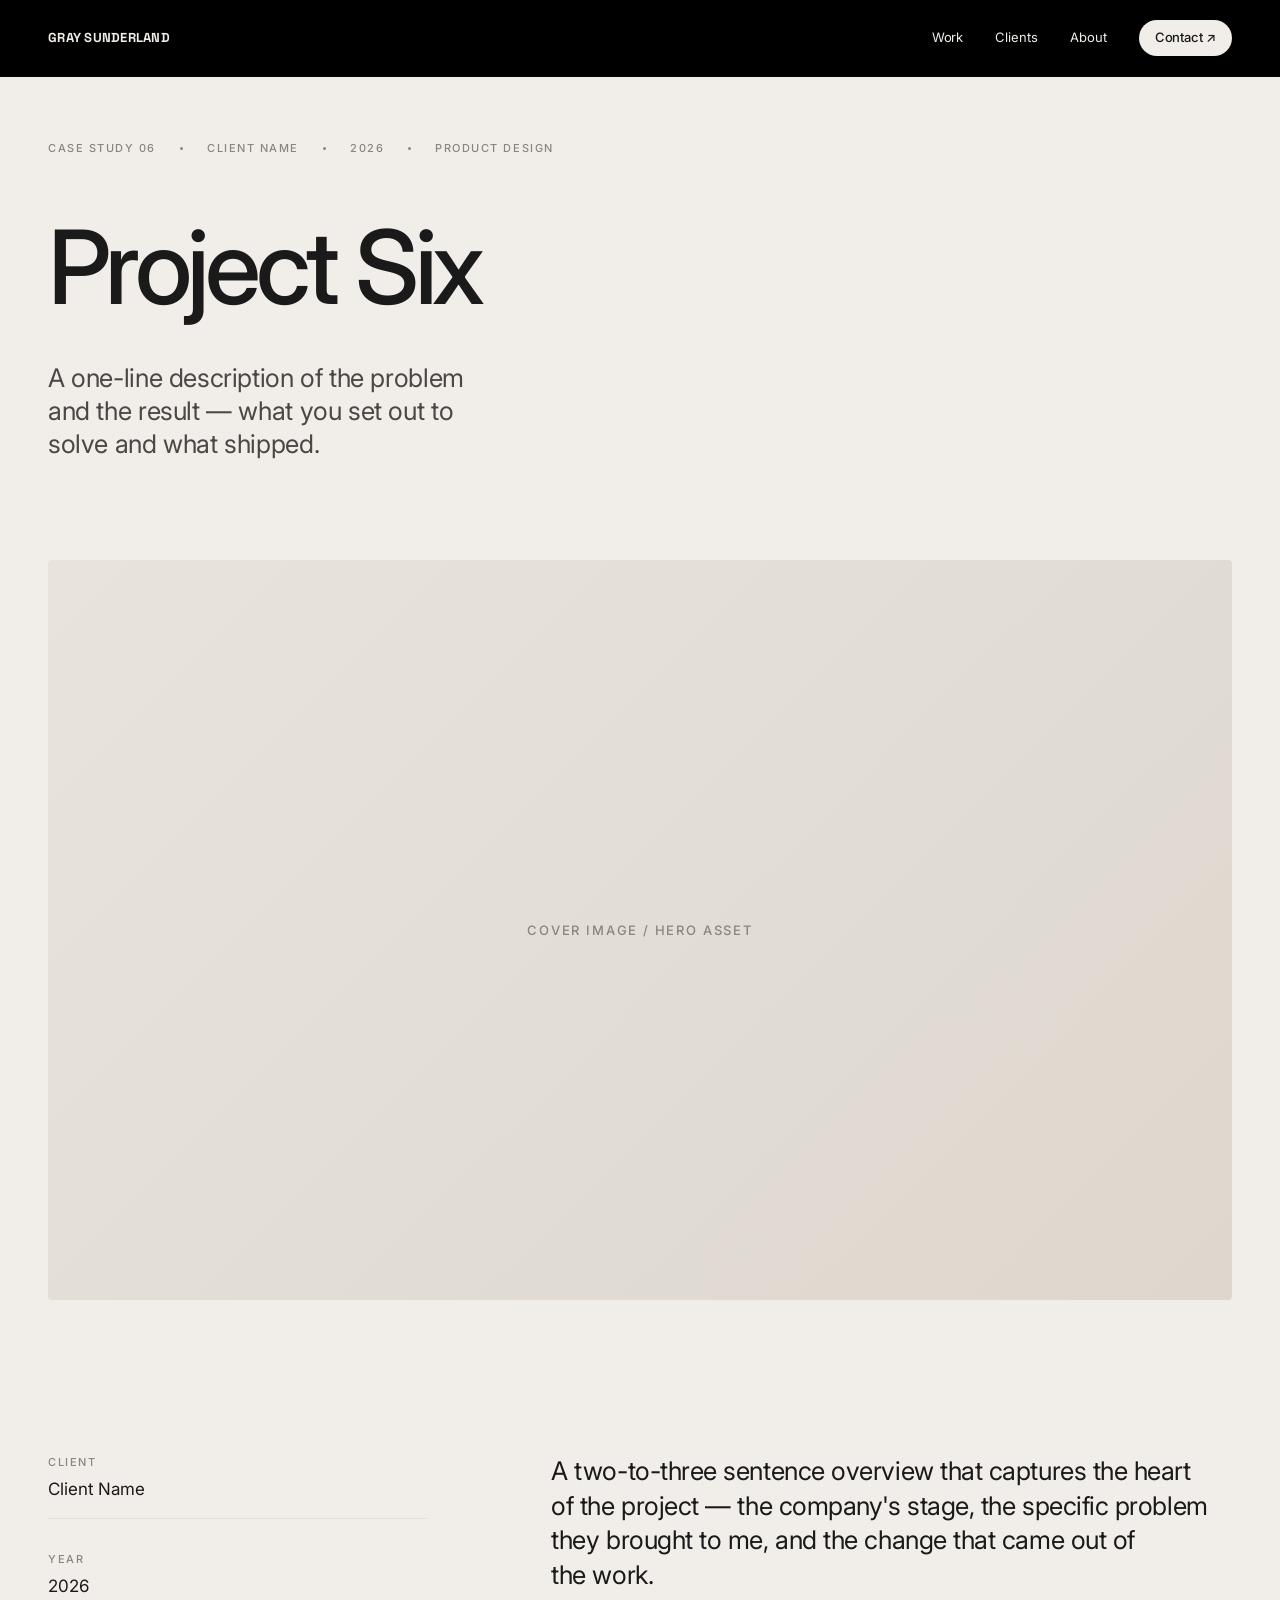
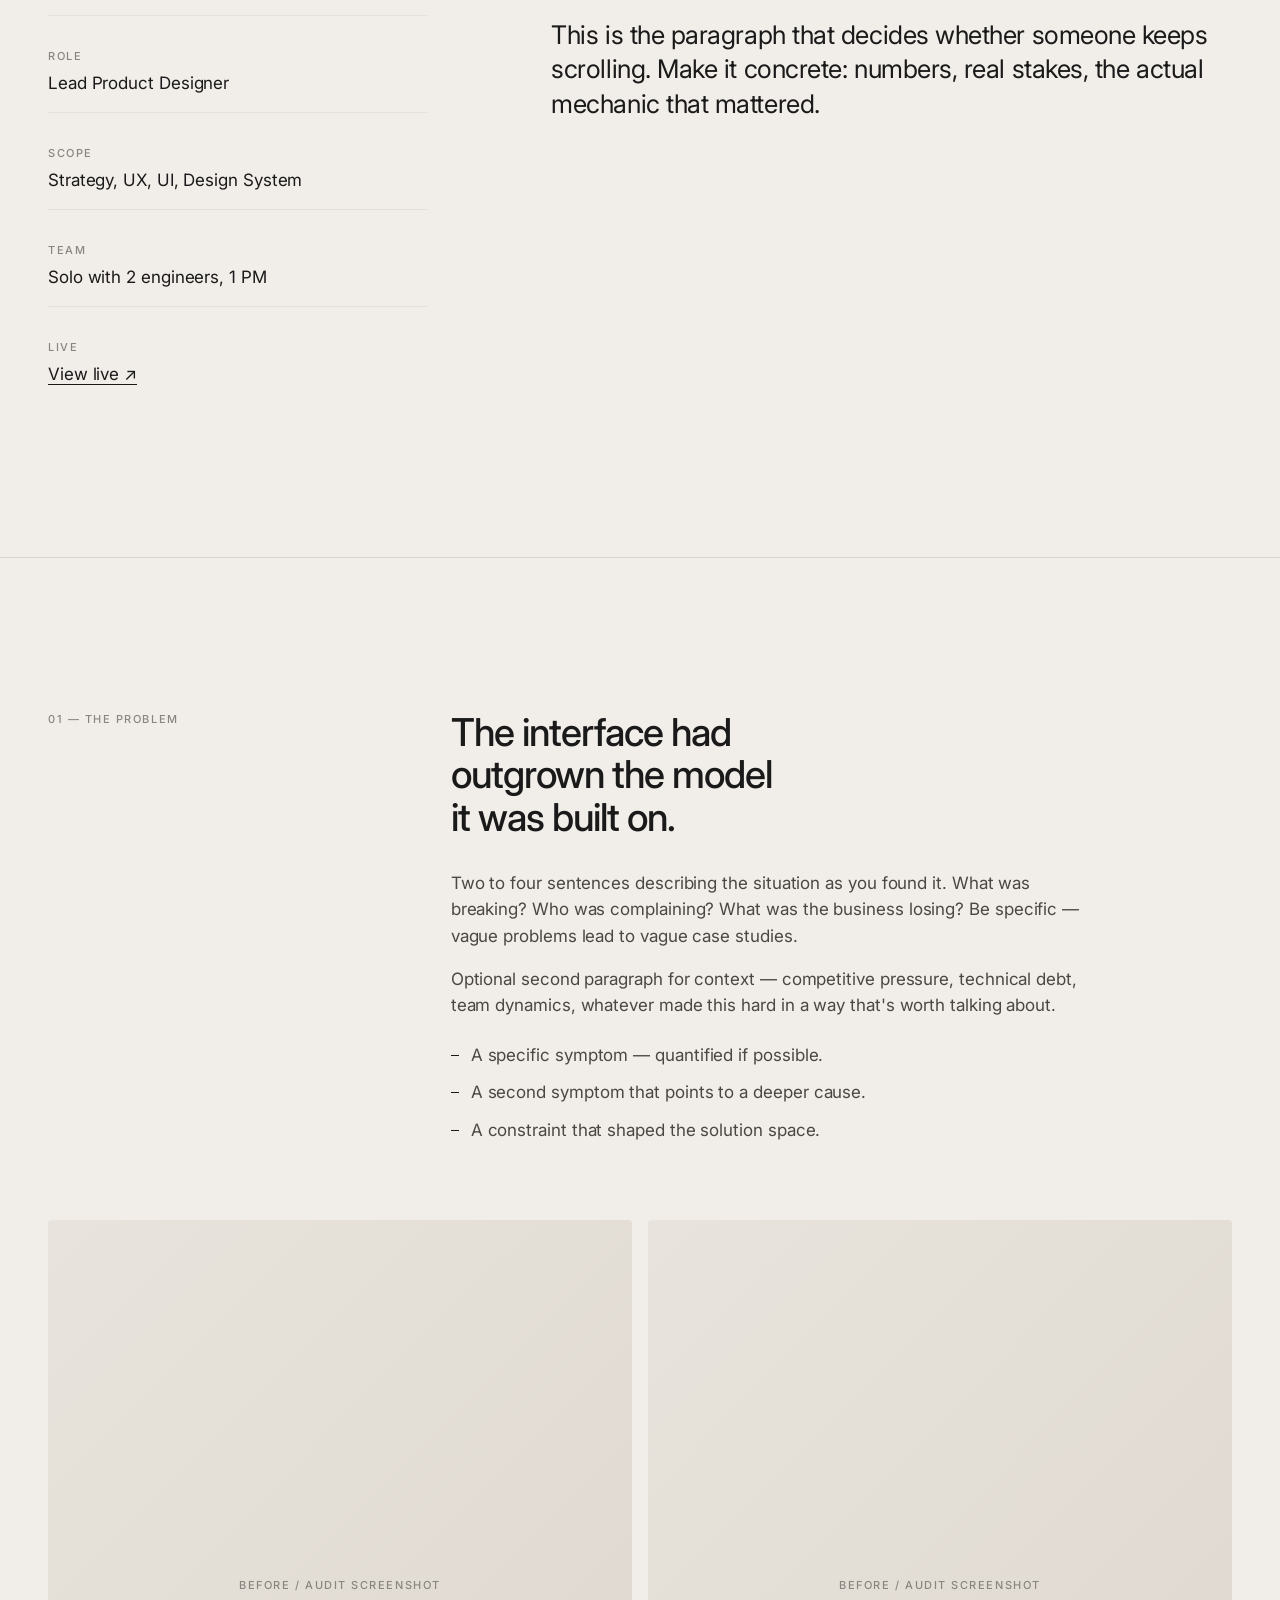
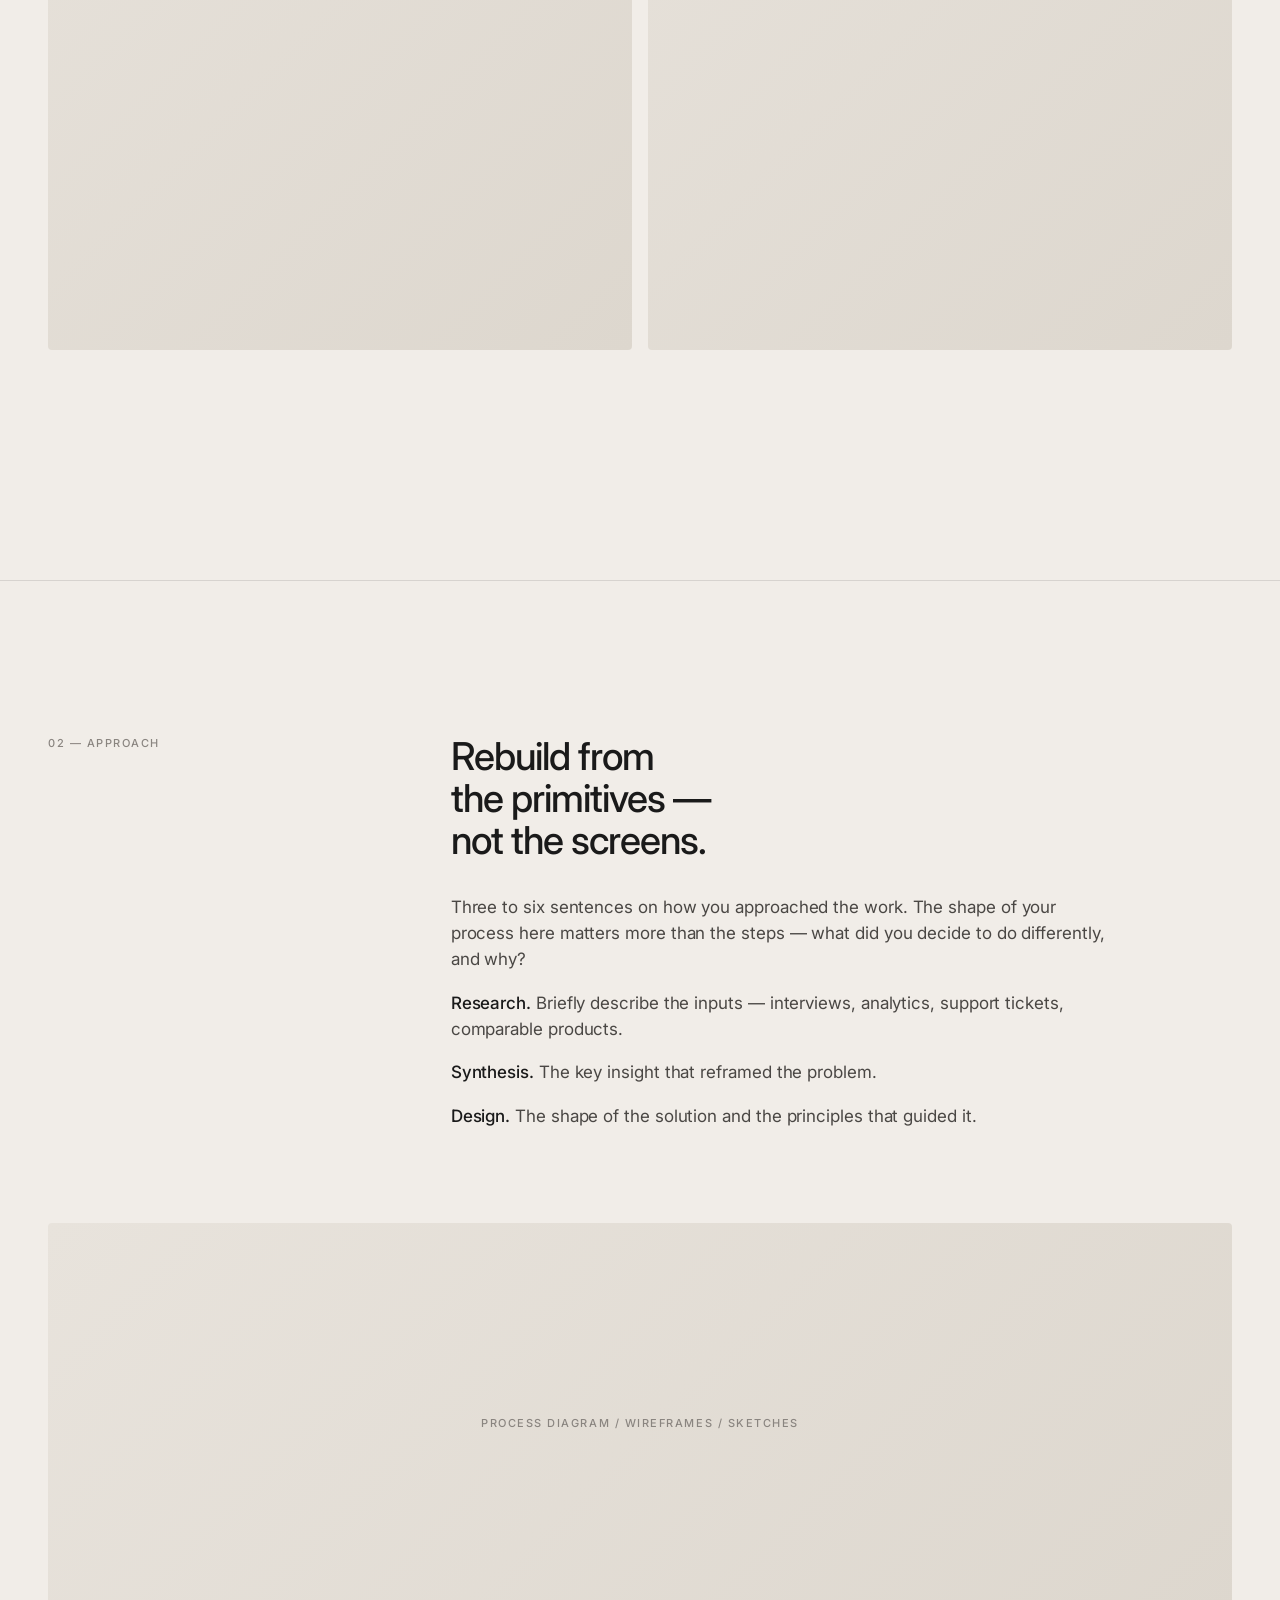
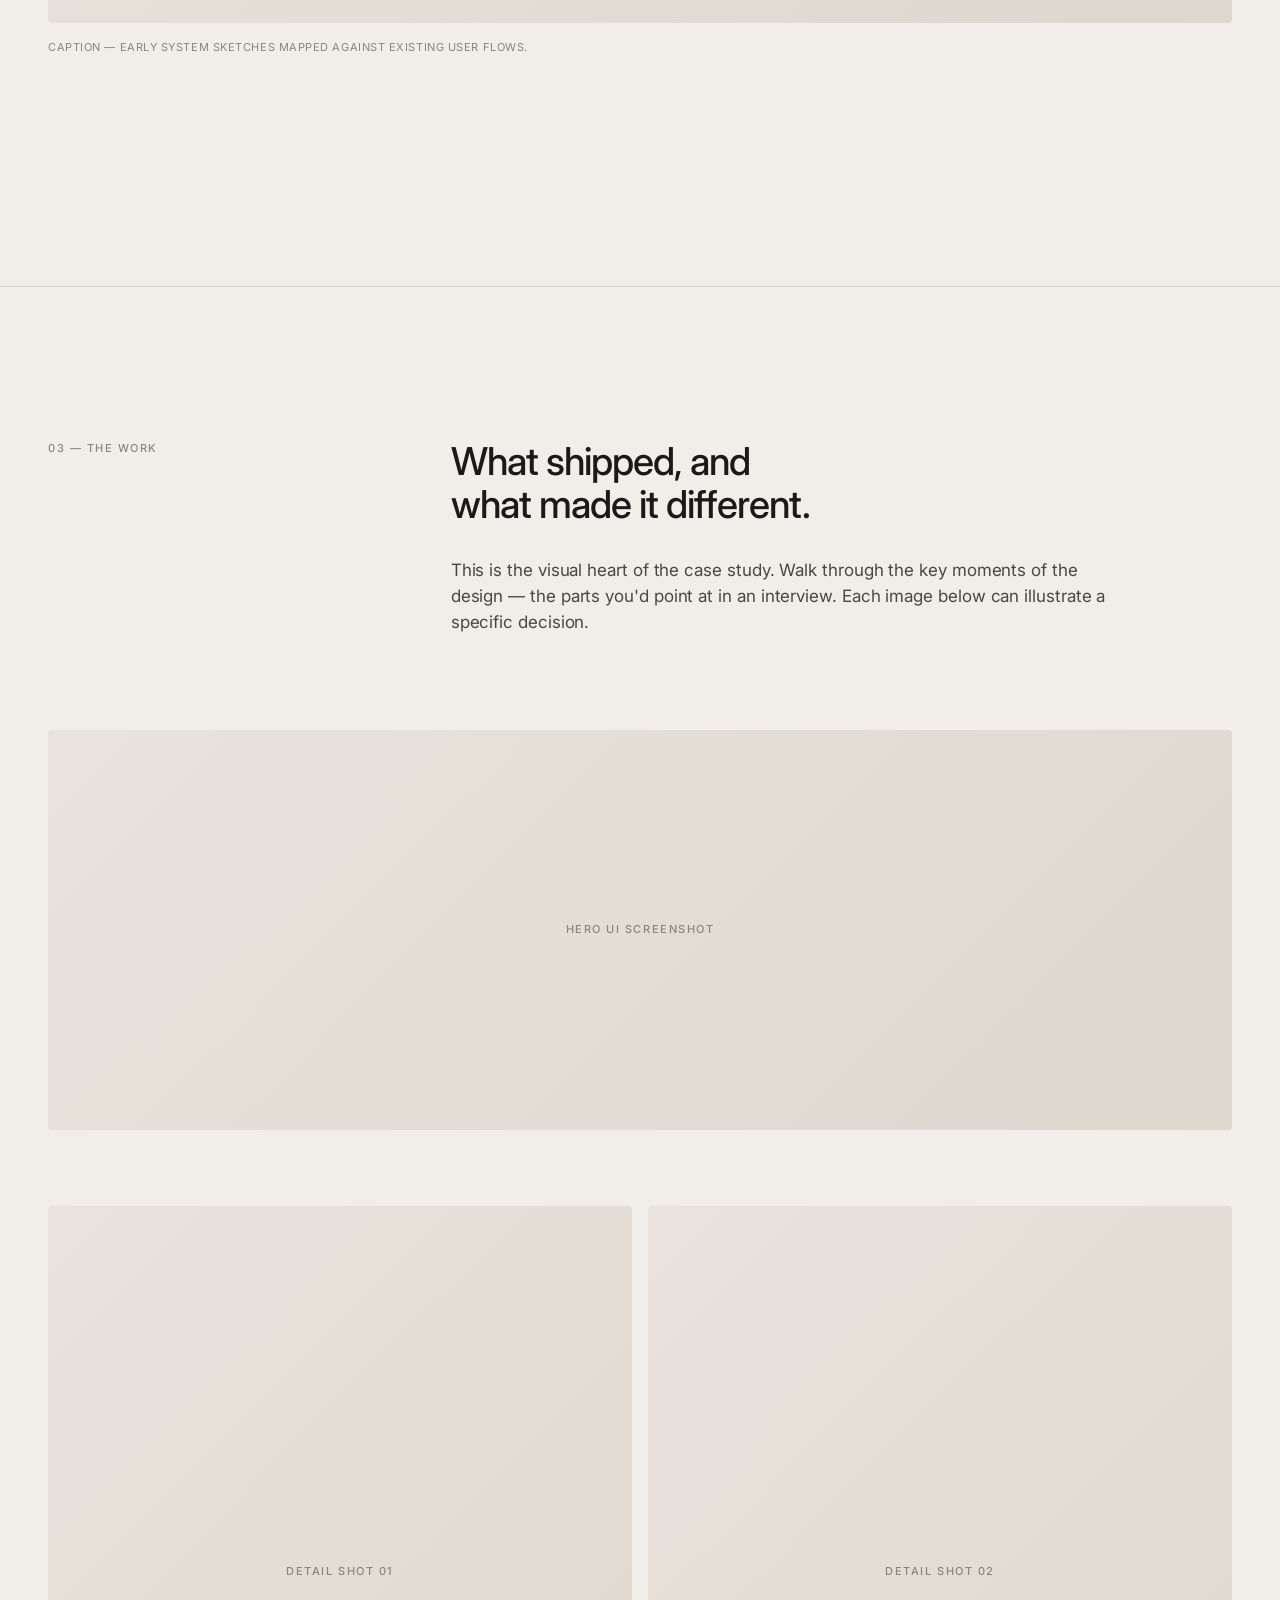
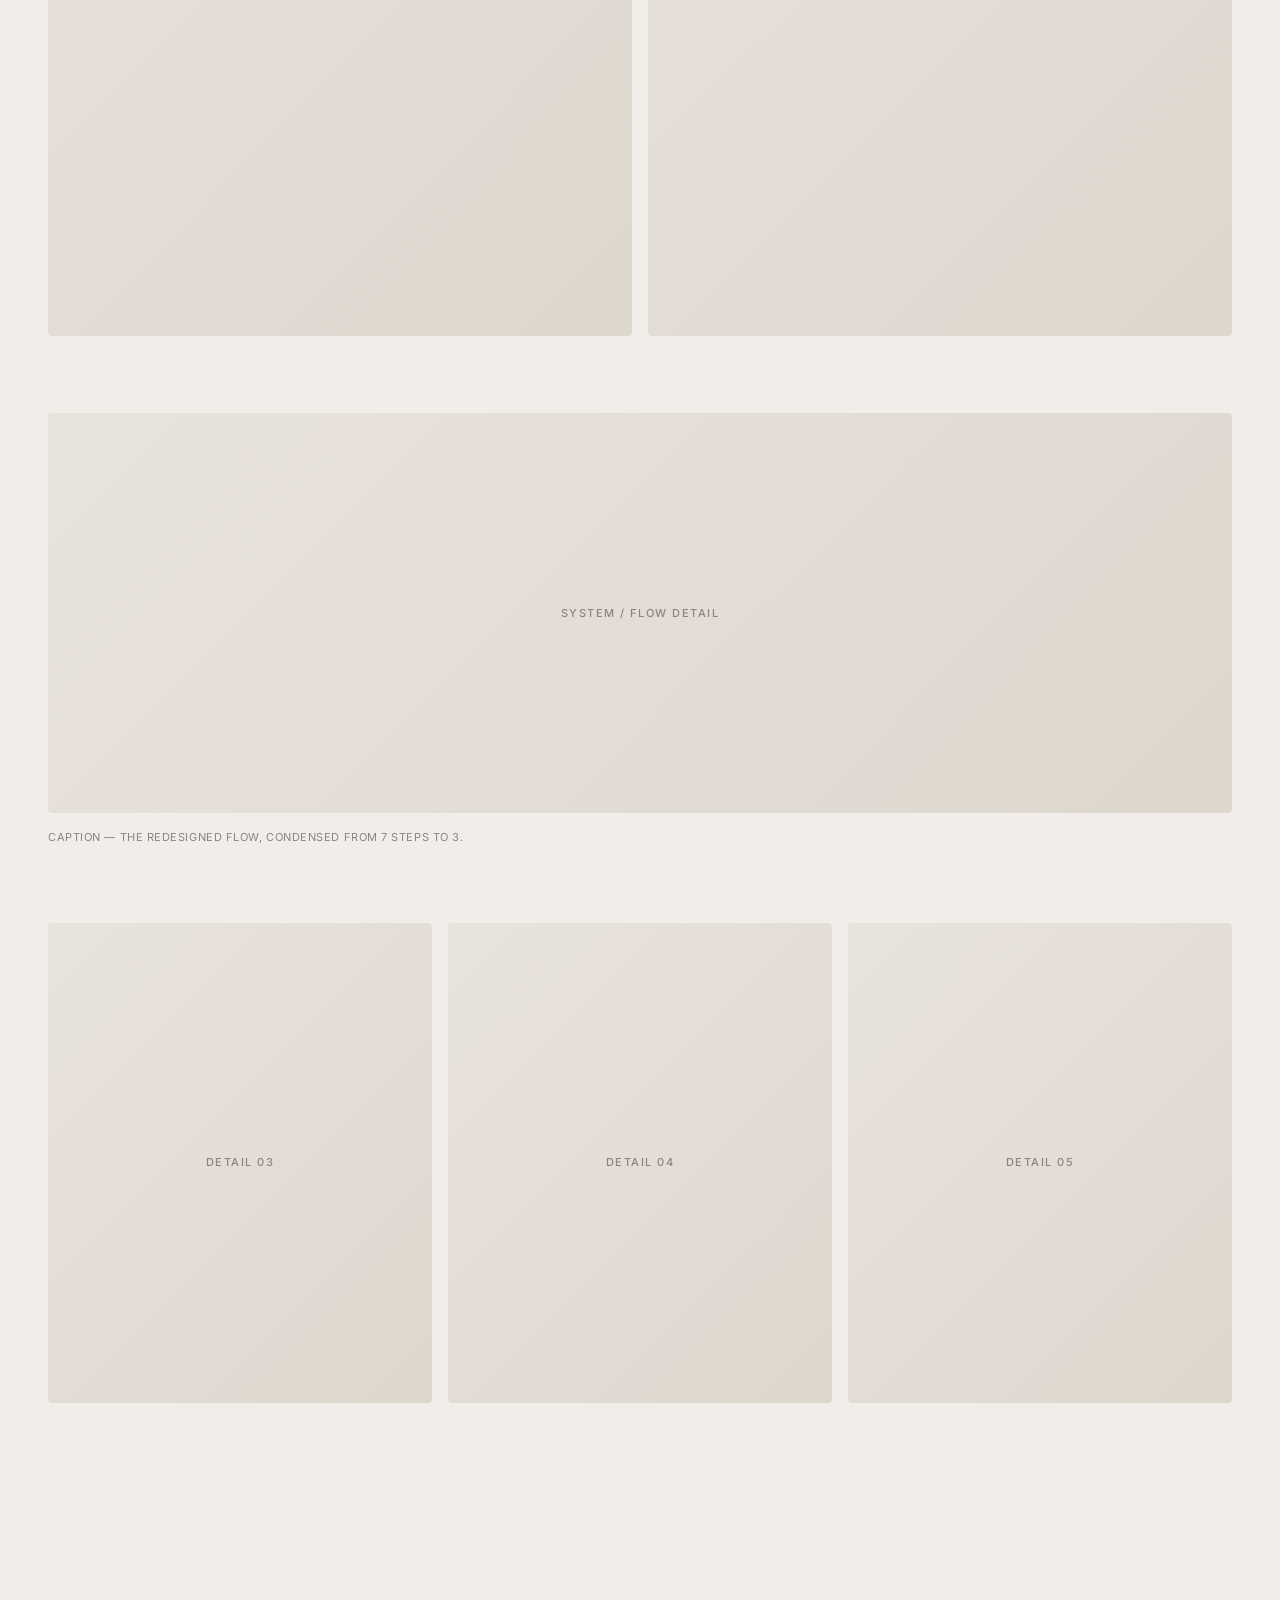
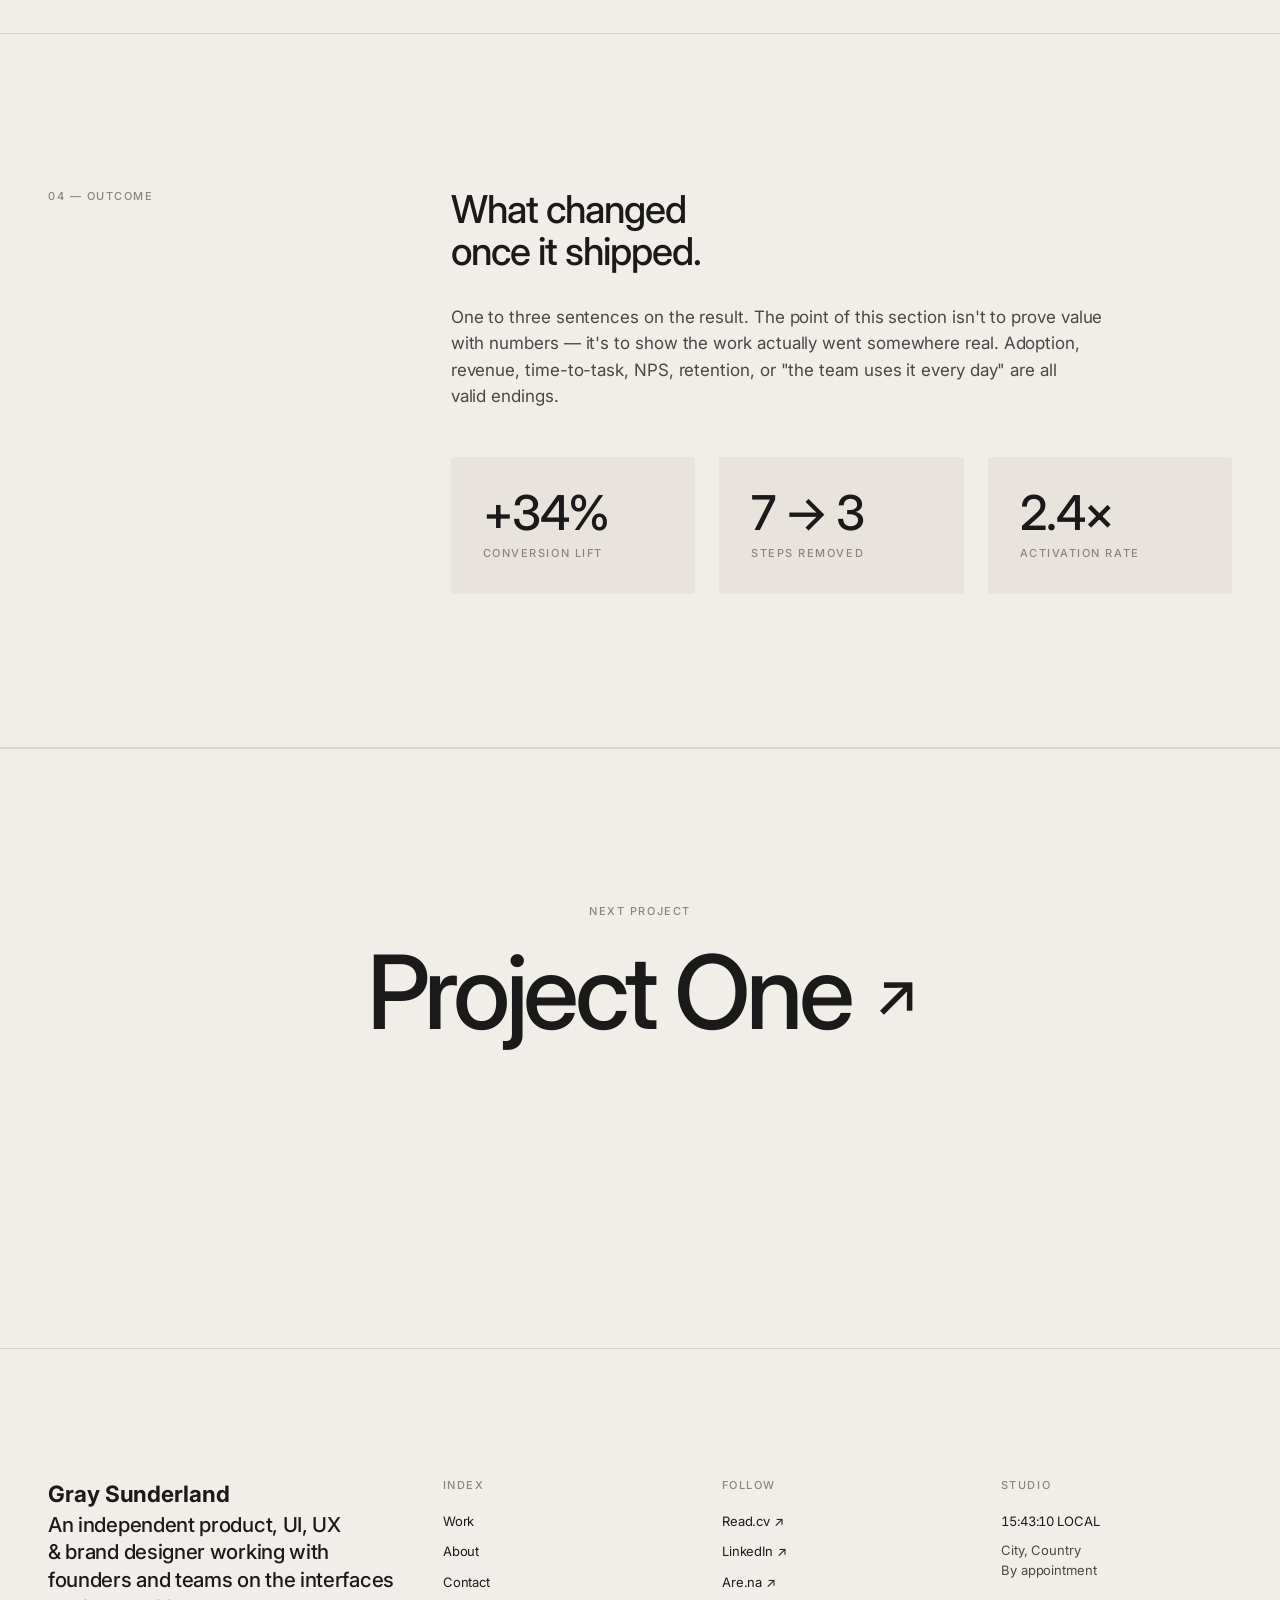
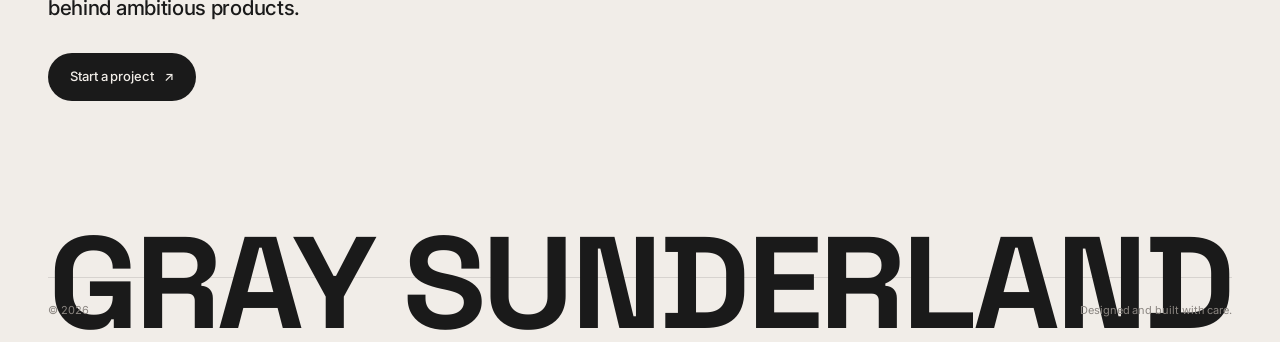
<file: projects/project-06.html>
<!DOCTYPE html>
<html lang="en">
<head>
  <meta charset="UTF-8">
  <meta name="viewport" content="width=device-width, initial-scale=1.0">
  <title>Project Six — Gray Sunderland</title>
  <meta name="description" content="Case study: Project One.">

  <link rel="preconnect" href="https://fonts.googleapis.com">
  <link rel="preconnect" href="https://fonts.gstatic.com" crossorigin>
  <link href="https://fonts.googleapis.com/css2?family=Inter:wght@300;400;500;600;700&family=JetBrains+Mono:wght@400;500&family=Space+Grotesk:wght@500;600;700&display=swap" rel="stylesheet">

  <link rel="stylesheet" href="../css/main.css">
  <link rel="stylesheet" href="../css/case-study.css">
</head>
<body>

  <!-- ============ CUSTOM CURSOR ============ -->
  <div class="cursor" aria-hidden="true">
    <span class="cursor-plus">+</span>
  </div>

  <!-- ============ NAV ============ -->
  <nav class="nav" aria-label="Primary">
    <a href="../index.html" class="nav-brand">GRAY SUNDERLAND</a>
    <div class="nav-links">
      <a href="../index.html#work" class="nav-link hide-mobile">Work</a>
      <a href="../index.html#clients" class="nav-link hide-mobile">Clients</a>
      <a href="../index.html#about" class="nav-link hide-mobile">About</a>
      <a href="mailto:hello@graysunderland.com" class="nav-link nav-cta">Contact ↗</a>
    </div>
  </nav>

  <!-- ============ HERO ============ -->
  <header class="cs-hero shell">
    <div class="cs-hero-meta">
      <span>Case Study 06</span>
      <span class="sep"></span>
      <span>Client Name</span>
      <span class="sep"></span>
      <span>2026</span>
      <span class="sep"></span>
      <span>Product Design</span>
    </div>
    <h1 class="cs-hero-title">Project Six</h1>
    <p class="cs-hero-tagline">A one-line description of the problem and the result — what you set out to solve and what shipped.</p>
  </header>

  <!-- ============ COVER ============ -->
  <div class="shell">
    <div class="cs-cover placeholder">
      <span>Cover Image / Hero Asset</span>
    </div>
  </div>

  <!-- ============ OVERVIEW ============ -->
  <section class="cs-overview shell">
    <dl class="cs-overview-meta">
      <div class="cs-meta-row">
        <dt>Client</dt>
        <dd>Client Name</dd>
      </div>
      <div class="cs-meta-row">
        <dt>Year</dt>
        <dd>2026</dd>
      </div>
      <div class="cs-meta-row">
        <dt>Role</dt>
        <dd>Lead Product Designer</dd>
      </div>
      <div class="cs-meta-row">
        <dt>Scope</dt>
        <dd>Strategy, UX, UI, Design System</dd>
      </div>
      <div class="cs-meta-row">
        <dt>Team</dt>
        <dd>Solo with 2 engineers, 1 PM</dd>
      </div>
      <div class="cs-meta-row">
        <dt>Live</dt>
        <dd><a href="#" target="_blank" rel="noopener" style="border-bottom: 1px solid currentColor;">View live ↗</a></dd>
      </div>
    </dl>
    <div class="cs-overview-content">
      <p>A two-to-three sentence overview that captures the heart of the project — the company's stage, the specific problem they brought to me, and the change that came out of the work.</p>
      <p>This is the paragraph that decides whether someone keeps scrolling. Make it concrete: numbers, real stakes, the actual mechanic that mattered.</p>
    </div>
  </section>

  <!-- ============ PROBLEM ============ -->
  <section class="cs-section">
    <div class="shell cs-section-grid">
      <div class="cs-section-label">01 — The Problem</div>
      <div class="cs-section-body">
        <h2>The interface had outgrown the model it was built on.</h2>
        <p>Two to four sentences describing the situation as you found it. What was breaking? Who was complaining? What was the business losing? Be specific — vague problems lead to vague case studies.</p>
        <p>Optional second paragraph for context — competitive pressure, technical debt, team dynamics, whatever made this hard in a way that's worth talking about.</p>
        <ul>
          <li>A specific symptom — quantified if possible.</li>
          <li>A second symptom that points to a deeper cause.</li>
          <li>A constraint that shaped the solution space.</li>
        </ul>
      </div>
    </div>

    <!-- Media block -->
    <div class="shell cs-media">
      <div class="cs-media-grid-2">
        <div class="cs-media-tile placeholder"><span>Before / Audit Screenshot</span></div>
        <div class="cs-media-tile placeholder"><span>Before / Audit Screenshot</span></div>
      </div>
    </div>
  </section>

  <!-- ============ APPROACH ============ -->
  <section class="cs-section">
    <div class="shell cs-section-grid">
      <div class="cs-section-label">02 — Approach</div>
      <div class="cs-section-body">
        <h2>Rebuild from the primitives — not the screens.</h2>
        <p>Three to six sentences on how you approached the work. The shape of your process here matters more than the steps — what did you decide to do differently, and why?</p>
        <p><strong>Research.</strong> Briefly describe the inputs — interviews, analytics, support tickets, comparable products.</p>
        <p><strong>Synthesis.</strong> The key insight that reframed the problem.</p>
        <p><strong>Design.</strong> The shape of the solution and the principles that guided it.</p>
      </div>
    </div>

    <!-- Full-bleed media -->
    <div class="shell cs-media">
      <div class="cs-media-full placeholder">
        <span>Process Diagram / Wireframes / Sketches</span>
      </div>
      <p class="cs-media-caption">Caption — early system sketches mapped against existing user flows.</p>
    </div>
  </section>

  <!-- ============ SOLUTION ============ -->
  <section class="cs-section">
    <div class="shell cs-section-grid">
      <div class="cs-section-label">03 — The Work</div>
      <div class="cs-section-body">
        <h2>What shipped, and what made it different.</h2>
        <p>This is the visual heart of the case study. Walk through the key moments of the design — the parts you'd point at in an interview. Each image below can illustrate a specific decision.</p>
      </div>
    </div>

    <div class="shell cs-media">
      <div class="cs-media-full placeholder">
        <span>Hero UI Screenshot</span>
      </div>
    </div>

    <div class="shell cs-media">
      <div class="cs-media-grid-2">
        <div class="cs-media-tile placeholder"><span>Detail Shot 01</span></div>
        <div class="cs-media-tile placeholder"><span>Detail Shot 02</span></div>
      </div>
    </div>

    <div class="shell cs-media">
      <div class="cs-media-full placeholder">
        <span>System / Flow Detail</span>
      </div>
      <p class="cs-media-caption">Caption — the redesigned flow, condensed from 7 steps to 3.</p>
    </div>

    <div class="shell cs-media">
      <div class="cs-media-grid-3">
        <div class="cs-media-tile placeholder"><span>Detail 03</span></div>
        <div class="cs-media-tile placeholder"><span>Detail 04</span></div>
        <div class="cs-media-tile placeholder"><span>Detail 05</span></div>
      </div>
    </div>
  </section>

  <!-- ============ OUTCOME ============ -->
  <section class="cs-section">
    <div class="shell cs-section-grid">
      <div class="cs-section-label">04 — Outcome</div>
      <div class="cs-section-body">
        <h2>What changed once it shipped.</h2>
        <p>One to three sentences on the result. The point of this section isn't to prove value with numbers — it's to show the work actually went somewhere real. Adoption, revenue, time-to-task, NPS, retention, or "the team uses it every day" are all valid endings.</p>

        <div class="cs-metrics">
          <div class="cs-metric">
            <div class="cs-metric-value">+34%</div>
            <div class="cs-metric-label">Conversion Lift</div>
          </div>
          <div class="cs-metric">
            <div class="cs-metric-value">7 → 3</div>
            <div class="cs-metric-label">Steps Removed</div>
          </div>
          <div class="cs-metric">
            <div class="cs-metric-value">2.4×</div>
            <div class="cs-metric-label">Activation Rate</div>
          </div>
        </div>
      </div>
    </div>
  </section>

  <!-- ============ NEXT PROJECT ============ -->
  <section class="cs-next shell">
    <div class="cs-next-label">Next Project</div>
    <a href="project-01.html">
      Project One
      <span class="arrow">↗</span>
    </a>
  </section>

  <!-- ============ FOOTER ============ -->
  <footer class="footer">
    <div class="footer-top">
      <div>
        <h2 class="footer-brand">Gray Sunderland</h2>
        <p class="footer-tagline">An independent product, UI, UX &amp; brand designer working with founders and teams on the interfaces behind ambitious products.</p>
        <a href="mailto:hello@graysunderland.com" class="cta">
          Start a project
          <span class="arrow">↗</span>
        </a>
      </div>
      <div class="footer-col">
        <h4>Index</h4>
        <ul>
          <li><a href="../index.html#work">Work</a></li>
          <li><a href="../index.html#about">About</a></li>
          <li><a href="mailto:hello@graysunderland.com">Contact</a></li>
        </ul>
      </div>
      <div class="footer-col">
        <h4>Follow</h4>
        <ul>
          <li><a href="#" target="_blank" rel="noopener">Read.cv ↗</a></li>
          <li><a href="#" target="_blank" rel="noopener">LinkedIn ↗</a></li>
          <li><a href="#" target="_blank" rel="noopener">Are.na ↗</a></li>
        </ul>
      </div>
      <div class="footer-col">
        <h4>Studio</h4>
        <ul>
          <li><span class="clock" data-clock data-tz-label="LOCAL">—</span></li>
          <li>
            <address>
              City, Country<br>
              By appointment
            </address>
          </li>
        </ul>
      </div>
    </div>

    <div class="footer-wordmark" aria-hidden="true">
      <svg viewBox="0 0 1000 100" xmlns="http://www.w3.org/2000/svg" preserveAspectRatio="xMidYMid meet">
        <text x="0" y="84"
              font-family="Space Grotesk, Inter, sans-serif"
              font-size="110"
              font-weight="700"
              letter-spacing="-3"
              textLength="1000"
              lengthAdjust="spacingAndGlyphs">GRAY SUNDERLAND</text>
      </svg>
    </div>

    <div class="footer-bottom">
      <span>© 2026</span>
      <span>Designed and built with care.</span>
    </div>
  </footer>

  <script src="../js/main.js"></script>
</body>
</html>
</file>
<file: css/main.css>
/* ============================================
   GRAY SUNDERLAND — PORTFOLIO
   Design system + global styles
   ============================================ */

/* ---- Reset ---- */
*, *::before, *::after { box-sizing: border-box; margin: 0; padding: 0; }
html {
  -webkit-text-size-adjust: 100%;
  -webkit-font-smoothing: antialiased;
  -moz-osx-font-smoothing: grayscale;
  scroll-behavior: smooth;
}
body { min-height: 100vh; line-height: 1.5; }
img, picture, video { max-width: 100%; display: block; }
button { font: inherit; color: inherit; background: none; border: none; cursor: pointer; }
a { color: inherit; text-decoration: none; }
ul, ol { list-style: none; }

/* Anchor offset for sticky nav */
[id] { scroll-margin-top: 80px; }

@media (prefers-reduced-motion: reduce) {
  html { scroll-behavior: auto; }
}

/* ---- Design tokens ---- */
:root {
  /* Colors — warm off-white system */
  --bg: #F1EDE8;
  --bg-elevated: #E8E3DC;
  --ink: #1A1A1A;
  --ink-soft: #4A4744;
  --ink-mute: #8A8580;
  --line: rgba(26, 26, 26, 0.12);
  --line-soft: rgba(26, 26, 26, 0.06);
  --accent: #1A1A1A;

  /* Type */
  --font-sans: 'Inter', -apple-system, BlinkMacSystemFont, 'Segoe UI', sans-serif;
  --font-mono: 'JetBrains Mono', 'SF Mono', Menlo, Consolas, monospace;

  /* Type scale — refined, editorial */
  --fs-xs: 11px;
  --fs-sm: 13px;
  --fs-base: 15px;
  --fs-md: 17px;
  --fs-lg: 22px;
  --fs-xl: 32px;
  --fs-2xl: clamp(2.5rem, 5vw, 4rem);
  --fs-3xl: clamp(3rem, 7vw, 6rem);
  --fs-hero: clamp(2.5rem, 5.5vw, 5.5rem);

  /* Spacing */
  --gutter: clamp(20px, 4vw, 48px);
  --section-y: clamp(80px, 12vw, 160px);

  /* Motion */
  --ease: cubic-bezier(0.22, 1, 0.36, 1);
  --ease-out: cubic-bezier(0.16, 1, 0.3, 1);
  --dur-fast: 240ms;
  --dur: 480ms;
  --dur-slow: 880ms;

  /* Radii */
  --radius: 4px;
}

/* ---- Base ---- */
body {
  background: var(--bg);
  color: var(--ink);
  font-family: var(--font-sans);
  font-size: var(--fs-base);
  font-weight: 400;
  letter-spacing: -0.005em;
  overflow-x: hidden;
  /* Prevent widow words across all paragraph text. Modern browsers only;
     older ones gracefully fall back to default wrap. */
  text-wrap: pretty;
}

/* Headings get balanced wrap so no line is dramatically shorter than the others */
h1, h2, h3, h4, blockquote, .about-statement p:first-child,
.clients-intro, .hero-title, .footer-tagline, .footer-brand {
  text-wrap: balance;
}

/* Selection */
::selection { background: var(--ink); color: var(--bg); }

/* ---- Custom cursor ----
   Renders only on devices with a real pointer. Hidden on touch.
   The cursor follows the mouse via JS-applied transform.
   When hovering a link/button, it gets .is-link which reveals the "+".

   Implementation note: mix-blend-mode: difference with a white base means
   the cursor appears as the visual inverse of whatever's under it. On the
   cream background it reads as near-black (matching the spec). On dark
   imagery (work tiles, footer wordmark) it stays visible as near-white.
   Best of both, no flicker, no JS-driven color logic. */
.cursor {
  position: fixed;
  top: 0;
  left: 0;
  width: 12px;
  height: 12px;
  background: #ffffff;
  border-radius: 50%;
  pointer-events: none;
  z-index: 10000;
  transform: translate3d(-50%, -50%, 0);
  transition:
    width 0.3s var(--ease),
    height 0.3s var(--ease),
    opacity 0.2s var(--ease);
  opacity: 0;
  display: none;
  mix-blend-mode: difference;
}

.cursor.is-visible { opacity: 1; }

/* Larger circle + plus icon over interactive elements */
.cursor.is-link {
  width: 44px;
  height: 44px;
}

.cursor-plus {
  position: absolute;
  inset: 0;
  display: flex;
  align-items: center;
  justify-content: center;
  /* Black on the white cursor — inside the difference-blended region,
     black stays as the surface color showing through (creates a hole effect). */
  color: #000000;
  font-family: var(--font-sans);
  font-size: 22px;
  font-weight: 300;
  line-height: 1;
  opacity: 0;
  transform: scale(0.5);
  transition: opacity 0.25s var(--ease), transform 0.3s var(--ease);
  user-select: none;
}

.cursor.is-link .cursor-plus {
  opacity: 1;
  transform: scale(1);
}

/* Only enable the custom cursor on devices with a real pointer (desktop).
   On touch devices, the cursor element stays hidden and the OS cursor stays. */
@media (hover: hover) and (pointer: fine) {
  .cursor { display: block; }
  html, body { cursor: none; }
  a, button, [role="button"], .work-tile, .cta, .nav-cta { cursor: none; }
}

/* ---- Type utilities ---- */
.eyebrow {
  font-size: var(--fs-xs);
  font-weight: 500;
  text-transform: uppercase;
  letter-spacing: 0.12em;
  color: var(--ink-soft);
}

.display {
  font-weight: 500;
  letter-spacing: -0.04em;
  line-height: 0.92;
}

.h-display {
  font-size: var(--fs-hero);
  font-weight: 500;
  letter-spacing: -0.05em;
  line-height: 0.86;
}

.h-2xl {
  font-size: var(--fs-2xl);
  font-weight: 500;
  letter-spacing: -0.035em;
  line-height: 1;
}

.h-xl {
  font-size: var(--fs-xl);
  font-weight: 500;
  letter-spacing: -0.025em;
  line-height: 1.05;
}

.h-lg {
  font-size: var(--fs-lg);
  font-weight: 500;
  letter-spacing: -0.015em;
  line-height: 1.2;
}

.body-lg {
  font-size: var(--fs-md);
  line-height: 1.5;
  letter-spacing: -0.005em;
  color: var(--ink-soft);
}

.label {
  font-size: var(--fs-xs);
  font-weight: 500;
  text-transform: uppercase;
  letter-spacing: 0.14em;
}

.mono {
  font-feature-settings: 'tnum' 1;
  font-variant-numeric: tabular-nums;
}

/* ---- Layout ---- */
.shell {
  width: 100%;
  padding-inline: var(--gutter);
  margin-inline: auto;
  max-width: 1680px;
}

.section {
  padding-block: var(--section-y);
}

/* ---- Nav ---- */
.nav {
  position: fixed;
  top: 0;
  left: 0;
  right: 0;
  z-index: 100;
  padding: 20px var(--gutter);
  display: flex;
  align-items: center;
  justify-content: space-between;
  background: #000;
  border-bottom: 1px solid transparent;
  transition: border-color var(--dur) var(--ease);
  color: var(--bg);
}

.nav.is-scrolled {
  border-bottom-color: rgba(255, 255, 255, 0.08);
}

.nav-brand {
  font-family: 'Space Grotesk', var(--font-sans);
  font-size: var(--fs-sm);
  font-weight: 700;
  letter-spacing: 0.02em;
  text-transform: uppercase;
  color: var(--bg);
}

.nav-links {
  display: flex;
  gap: 32px;
  align-items: center;
}

.nav-link {
  font-size: var(--fs-sm);
  font-weight: 400;
  letter-spacing: -0.005em;
  position: relative;
  padding: 4px 0;
  color: var(--bg);
  transition: opacity var(--dur-fast) var(--ease);
}

.nav-link::after {
  content: '';
  position: absolute;
  left: 0;
  bottom: 0;
  width: 100%;
  height: 1px;
  background: currentColor;
  transform: scaleX(0);
  transform-origin: right;
  transition: transform var(--dur) var(--ease);
}

.nav-link:hover::after {
  transform: scaleX(1);
  transform-origin: left;
}

/* Contact CTA in nav — inverted pill (white on black nav) */
.nav-cta {
  padding: 8px 16px;
  background: var(--bg);
  color: var(--ink);
  border-radius: 999px;
  font-weight: 500;
  transition: transform var(--dur) var(--ease), background var(--dur) var(--ease);
}

.nav-cta::after { display: none; }

.nav-cta:hover {
  transform: translateY(-1px);
}

/* ---- Hero ---- */
/* The hero fills the viewport between the nav and where the marquee begins.
   We use min-height for the wrap and center the title in the leftover space
   after subtracting nav clearance. The marquee then peeks below. */
/* ---- Hero ----
   Title sits visually centered between nav (top) and marquee (bottom).
   We use explicit large padding-top rather than flex-center, because the
   "visual" centering needs to account for the fixed nav sitting on top of
   the hero rather than pushing it down. The marquee peeks ~140px below. */
.hero {
  display: flex;
  flex-direction: column;
  justify-content: flex-start;
  position: relative;
  min-height: calc(100svh - 140px);
  /* Push title down to visually center between nav bottom and marquee top */
  padding-top: clamp(220px, 32vh, 340px);
  padding-bottom: 40px;
}

@media (max-width: 960px) {
  .hero {
    min-height: calc(100svh - 120px);
    padding-top: clamp(180px, 26vh, 260px);
    padding-bottom: 40px;
  }
}

@media (max-width: 560px) {
  .hero {
    min-height: calc(100svh - 100px);
    justify-content: center;
    padding-top: 96px;
    padding-bottom: 40px;
  }
}

.hero-title {
  font-size: var(--fs-hero);
  font-weight: 500;
  letter-spacing: -0.035em;
  line-height: 1.1;
  margin-bottom: clamp(48px, 8vw, 96px);
  max-width: 18ch;
}

/* On phones, shrink the hero type so the longest typed phrase fits on one line
   without wrapping. Prevents orphan/widow at narrow widths. */
@media (max-width: 560px) {
  .hero-title {
    font-size: clamp(1.75rem, 7.5vw, 2.5rem);
    letter-spacing: -0.03em;
  }
}

.hero-line {
  display: block;
  color: var(--ink);
}

/* The typed line — reserves enough width for the longest rotation word
   so the layout never reflows mid-animation. The word lives on its own line
   so the reserved width just reads as confident negative space. */
.hero-line--typed {
  display: flex;
  align-items: baseline;
  white-space: nowrap;
  /* Reserve width — longest phrase ~ "best-in-class builders." (23ch) */
  min-width: 23ch;
}

.hero-typed-text {
  display: inline-block;
  color: var(--ink-soft);
  font-weight: 500;
}

.hero-typed-caret {
  display: inline-block;
  width: 2px;
  height: 0.78em;
  background: var(--ink);
  margin-left: 4px;
  align-self: center;
  transform: translateY(-0.05em);
  animation: caret-blink 1s steps(1, end) infinite;
  flex-shrink: 0;
}

@keyframes caret-blink {
  0%, 50% { opacity: 1; }
  51%, 100% { opacity: 0; }
}

/* On narrow viewports keep nowrap so phrases stay on one line at the
   smaller mobile font size. The smaller hero font (handled in .hero-title
   media query) ensures even the longest phrase fits. */
@media (max-width: 560px) {
  .hero-line--typed {
    min-width: 0;
  }
}

@keyframes fade-up {
  from { opacity: 0; transform: translateY(20px); }
  to { opacity: 1; transform: translateY(0); }
}

.cta {
  display: inline-flex;
  align-items: center;
  gap: 10px;
  padding: 14px 22px;
  background: var(--ink);
  color: var(--bg);
  border-radius: 999px;
  font-size: var(--fs-sm);
  font-weight: 500;
  letter-spacing: -0.005em;
  transition: transform var(--dur) var(--ease), background var(--dur) var(--ease);
  white-space: nowrap;
  justify-self: start;
  width: -moz-fit-content;
  width: fit-content;
}

.cta:hover {
  transform: translateY(-2px);
}

.cta .arrow {
  display: inline-block;
  transition: transform var(--dur) var(--ease);
}

.cta:hover .arrow {
  transform: translate(2px, -2px);
}

/* ---- Marquee ---- */
.marquee {
  padding-top: 0;
  padding-bottom: clamp(40px, 6vw, 80px);
  overflow: hidden;
  position: relative;
}

.marquee-track {
  display: flex;
  gap: 16px;
  width: max-content;
  animation: marquee 60s linear infinite;
}

.marquee:hover .marquee-track {
  animation-play-state: paused;
}

@keyframes marquee {
  from { transform: translateX(0); }
  to { transform: translateX(-50%); }
}

.marquee-tile {
  flex: 0 0 auto;
  width: clamp(220px, 22vw, 320px);
  aspect-ratio: 4 / 5;
  background: var(--bg-elevated);
  border-radius: var(--radius);
  overflow: hidden;
  position: relative;
}

.marquee-tile img,
.marquee-tile video {
  width: 100%;
  height: 100%;
  object-fit: cover;
  transition: transform 1.2s var(--ease);
}

.marquee-tile:hover img,
.marquee-tile:hover video {
  transform: scale(1.04);
}

/* Placeholder tile content */
.marquee-tile.placeholder {
  background: linear-gradient(135deg, var(--bg-elevated), #DDD7CE);
  display: flex;
  align-items: center;
  justify-content: center;
}

.marquee-tile.placeholder span {
  font-size: var(--fs-xs);
  color: var(--ink-mute);
  letter-spacing: 0.14em;
  text-transform: uppercase;
  font-weight: 500;
}

/* ---- About statement ---- */
.about-statement {
  max-width: 1100px;
}

.about-statement p {
  font-size: clamp(1.5rem, 3.2vw, 2.75rem);
  font-weight: 500;
  letter-spacing: -0.025em;
  line-height: 1.1;
  color: var(--ink);
}

.about-statement p + p {
  margin-top: 1.2em;
  font-size: var(--fs-md);
  font-weight: 400;
  letter-spacing: -0.005em;
  line-height: 1.55;
  color: var(--ink-soft);
  max-width: 640px;
}

.about-statement .cta-row {
  margin-top: clamp(40px, 5vw, 64px);
}

/* ---- Work grid (3-column tile grid with hover overlay) ---- */
.work-grid {
  display: grid;
  grid-template-columns: repeat(3, 1fr);
  gap: clamp(12px, 1.5vw, 20px);
}

.work-tile {
  position: relative;
  display: block;
  aspect-ratio: 4 / 5;
  border-radius: var(--radius);
  overflow: hidden;
  background: var(--bg-elevated);
  cursor: pointer;
  isolation: isolate;
}

.work-tile-media {
  position: absolute;
  inset: 0;
  overflow: hidden;
}

.work-tile-media img,
.work-tile-media video {
  width: 100%;
  height: 100%;
  object-fit: cover;
  transition: transform 1s var(--ease);
}

.work-tile:hover .work-tile-media img,
.work-tile:hover .work-tile-media video {
  transform: scale(1.3);
}

.work-tile-media.placeholder {
  background: linear-gradient(135deg, var(--bg-elevated), #DDD7CE);
  display: flex;
  align-items: center;
  justify-content: center;
}

.work-tile-media.placeholder span {
  font-family: var(--font-mono);
  font-size: var(--fs-xs);
  color: var(--ink-mute);
  letter-spacing: 0.1em;
  font-weight: 400;
}

.work-tile-overlay {
  position: absolute;
  inset: 0;
  display: flex;
  flex-direction: column;
  justify-content: flex-end;
  padding: clamp(20px, 2.2vw, 32px);
  background: linear-gradient(to top,
    rgba(0, 0, 0, 0.7) 0%,
    rgba(0, 0, 0, 0.35) 35%,
    rgba(0, 0, 0, 0) 65%);
  opacity: 0;
  transition: opacity var(--dur) var(--ease);
  color: var(--bg);
  gap: 4px;
}

.work-tile:hover .work-tile-overlay,
.work-tile:focus-visible .work-tile-overlay {
  opacity: 1;
}

.work-tile-name {
  font-size: clamp(1rem, 1.4vw, 1.25rem);
  font-weight: 500;
  letter-spacing: -0.015em;
  line-height: 1.1;
  transform: translateY(8px);
  transition: transform 0.5s var(--ease);
}

.work-tile:hover .work-tile-name,
.work-tile:focus-visible .work-tile-name {
  transform: translateY(0);
}

/* ---- Clients section ---- */
.clients-section {
  border-top: 1px solid var(--line);
  padding-top: clamp(80px, 10vw, 140px);
  padding-bottom: clamp(60px, 8vw, 100px);
}

.clients-intro {
  font-size: clamp(1.5rem, 2.8vw, 2.25rem);
  font-weight: 500;
  letter-spacing: -0.025em;
  line-height: 1.1;
  color: var(--ink);
  margin-bottom: clamp(64px, 8vw, 112px);
  max-width: 28ch;
}

/* 3×3 grid with extra side padding so the wall sits inset from the page edges.
   Each cell centers the logo for visual balance regardless of logo width. */
.clients-grid {
  display: grid;
  grid-template-columns: repeat(3, 1fr);
  gap: clamp(56px, 7vw, 120px) clamp(48px, 6vw, 96px);
  align-items: center;
  padding-inline: clamp(0px, 6vw, 96px);
}

.client {
  display: flex;
  align-items: center;
  justify-content: center;
  min-height: 56px;
  transition: opacity 0.4s var(--ease), transform 0.4s var(--ease);
}

.client-logo {
  /* Force monotone — strips any colour from the source SVG. */
  filter: brightness(0);
  /* Wordmark default — wide horizontal logos */
  height: clamp(22px, 2vw, 32px);
  width: auto;
  max-width: 100%;
  object-fit: contain;
  object-position: center;
  opacity: 0.55;
  transition: opacity 0.4s var(--ease), transform 0.4s var(--ease);
  display: block;
}

/* Stacked / icon-led logos need more vertical space to register at similar
   visual weight to the wordmarks. Three steps: default mark, +20%, +60%. */
.client-logo--mark {
  height: clamp(40px, 3.6vw, 56px);
}

.client-logo--mark-md {
  /* +20% larger than default mark — used for Cobram (stacked lockup) */
  height: clamp(48px, 4.3vw, 67px);
}

.client-logo--mark-lg {
  /* +60% larger than default mark — used for Tommee Tippee (square icon) */
  height: clamp(64px, 5.8vw, 90px);
}

a.client:hover .client-logo,
a.client:focus-visible .client-logo {
  opacity: 1;
  transform: translateY(-2px);
}

/* ---- Testimonials ---- */
.testimonials {
  border-top: 1px solid var(--line);
}

.testimonial {
  display: grid;
  grid-template-columns: repeat(12, 1fr);
  gap: 24px;
  padding-block: clamp(48px, 6vw, 80px);
  border-top: 1px solid var(--line-soft);
}

.testimonial:first-of-type { border-top: none; }

.testimonial blockquote {
  grid-column: 1 / span 9;
  font-size: clamp(1.25rem, 2.2vw, 1.875rem);
  font-weight: 500;
  letter-spacing: -0.02em;
  line-height: 1.25;
  color: var(--ink);
}

.testimonial cite {
  grid-column: 10 / span 3;
  font-style: normal;
  display: flex;
  flex-direction: column;
  gap: 4px;
  align-self: end;
}

.testimonial cite .name {
  font-size: var(--fs-sm);
  font-weight: 500;
}

.testimonial cite .role {
  font-family: var(--font-mono);
  font-size: var(--fs-xs);
  color: var(--ink-mute);
  text-transform: uppercase;
  letter-spacing: 0.05em;
}

/* ---- Footer ---- */
.footer {
  padding: clamp(80px, 10vw, 140px) var(--gutter) 0;
  border-top: 1px solid var(--line);
  margin-top: var(--section-y);
  overflow: hidden;
}

.footer-top {
  display: grid;
  grid-template-columns: 1.5fr 1fr 1fr 1fr;
  gap: 48px;
  margin-bottom: clamp(80px, 10vw, 140px);
}

.footer-tagline {
  font-size: clamp(1.125rem, 1.6vw, 1.375rem);
  font-weight: 500;
  letter-spacing: -0.015em;
  line-height: 1.35;
  color: var(--ink);
  max-width: 36ch;
  margin-bottom: 32px;
}

.footer-col h4 {
  font-size: var(--fs-xs);
  font-weight: 500;
  text-transform: uppercase;
  letter-spacing: 0.14em;
  color: var(--ink-mute);
  margin-bottom: 16px;
}

.footer-col ul {
  display: flex;
  flex-direction: column;
  gap: 8px;
}

.footer-col a {
  font-size: var(--fs-sm);
  transition: opacity var(--dur-fast) var(--ease);
}

.footer-col a:hover { opacity: 0.6; }

.footer-col .clock {
  font-size: var(--fs-sm);
  font-variant-numeric: tabular-nums;
  color: var(--ink);
}

.footer-col address {
  font-style: normal;
  font-size: var(--fs-sm);
  line-height: 1.55;
  color: var(--ink-soft);
}

/* Copyright row — now sits ABOVE the cropped wordmark.
   Border-top divider provides visual separation from footer-top grid. */
.footer-bottom {
  display: flex;
  justify-content: space-between;
  align-items: center;
  padding: 24px 0;
  border-top: 1px solid var(--line);
  font-size: var(--fs-xs);
  color: var(--ink-mute);
}

/* Stylised giant wordmark — bleeds off the bottom of the viewport.
   We use a negative margin-bottom equal to roughly half the rendered height
   so the lower half of the glyphs is clipped by the footer's overflow:hidden.
   The aspect of the SVG is 10:1 (viewBox 1000x100), and the SVG fills 100%
   of the footer width. So at any width W, rendered height ≈ W/10. We crop
   ~55% by pulling it down with negative margin. */
.footer-wordmark {
  width: 100%;
  margin-top: clamp(40px, 6vw, 80px);
  /* Pull the lower half off-page. Using vw to scale with the SVG height. */
  margin-bottom: clamp(-12vw, -5.5vw, -4vw);
  /* Above line uses min/max to clamp the negative value; on smaller viewports
     the SVG is smaller in absolute px, so we don't need as deep a negative. */
}

.footer-wordmark svg {
  width: 100%;
  height: auto;
  display: block;
}

.footer-wordmark svg text {
  fill: var(--ink);
}

/* ---- Reveal animation ----
   Default state: visible. JS adds .is-animatable to hide elements
   that haven't entered the viewport yet. This prevents content from
   being stuck invisible if JS fails or runs late. */
.reveal {
  transition: opacity 1s var(--ease-out), transform 1s var(--ease-out);
}

.reveal.is-animatable {
  opacity: 0;
  transform: translateY(30px);
}

.reveal.is-visible {
  opacity: 1;
  transform: translateY(0);
}

/* ---- Responsive ---- */
@media (max-width: 960px) {
  .nav-links { gap: 20px; }

  .work-grid { grid-template-columns: repeat(2, 1fr); gap: 12px; }

  .clients-grid {
    grid-template-columns: repeat(3, 1fr);
    gap: 44px 32px;
    padding-inline: clamp(0px, 3vw, 32px);
  }

  .testimonial { grid-template-columns: 1fr; gap: 16px; }
  .testimonial blockquote,
  .testimonial cite { grid-column: 1 / -1; }

  .footer-top {
    grid-template-columns: 1fr 1fr;
    gap: 32px;
  }
}

@media (max-width: 560px) {
  .nav-link.hide-mobile { display: none; }
  .footer-top { grid-template-columns: 1fr; }
  /* Keep 3 columns on phone to preserve the 3×3 grid integrity */
  .clients-grid {
    grid-template-columns: repeat(3, 1fr);
    gap: 32px 16px;
    padding-inline: 0;
  }
  .work-grid { grid-template-columns: 1fr; gap: 12px; }

  /* Mobile: hover overlays don't work — always show name as a static caption */
  .work-tile-overlay {
    opacity: 1;
    background: linear-gradient(to top,
      rgba(26, 26, 26, 0.65) 0%,
      rgba(26, 26, 26, 0.3) 40%,
      rgba(26, 26, 26, 0) 70%);
  }
  .work-tile-name { transform: translateY(0); }
}

/* ---- Reduced motion ---- */
@media (prefers-reduced-motion: reduce) {
  *, *::before, *::after {
    animation-duration: 0.01ms !important;
    animation-iteration-count: 1 !important;
    transition-duration: 0.01ms !important;
  }
  .marquee-track { animation: none; }
}
</file>
<file: css/case-study.css>
/* ============================================
   CASE STUDY PAGE
   ============================================ */

/* ---- Case study hero ---- */
.cs-hero {
  padding-top: 140px;
  padding-bottom: clamp(60px, 8vw, 100px);
}

.cs-hero-meta {
  display: flex;
  gap: 12px 24px;
  align-items: center;
  flex-wrap: wrap;
  color: var(--ink-mute);
  font-size: var(--fs-xs);
  font-weight: 500;
  text-transform: uppercase;
  letter-spacing: 0.14em;
  margin-bottom: clamp(40px, 5vw, 64px);
}

.cs-hero-meta > span:not(.sep) {
  white-space: nowrap;
}

.cs-hero-meta .sep {
  width: 3px;
  height: 3px;
  background: var(--ink-mute);
  border-radius: 50%;
  flex-shrink: 0;
}

.cs-hero-title {
  font-size: clamp(3rem, 8vw, 7rem);
  font-weight: 500;
  letter-spacing: -0.045em;
  line-height: 0.9;
  margin-bottom: clamp(32px, 4vw, 48px);
  max-width: 14ch;
}

.cs-hero-tagline {
  font-size: clamp(1.25rem, 2vw, 1.625rem);
  font-weight: 400;
  letter-spacing: -0.015em;
  line-height: 1.3;
  color: var(--ink-soft);
  max-width: 28ch;
}

/* ---- Cover image ---- */
.cs-cover {
  width: 100%;
  aspect-ratio: 16 / 10;
  background: var(--bg-elevated);
  border-radius: var(--radius);
  overflow: hidden;
  margin-bottom: var(--section-y);
}

.cs-cover img,
.cs-cover video {
  width: 100%;
  height: 100%;
  object-fit: cover;
}

.cs-cover.placeholder {
  background: linear-gradient(135deg, var(--bg-elevated), #DDD7CE);
  display: flex;
  align-items: center;
  justify-content: center;
}

.cs-cover.placeholder span {
  font-size: var(--fs-sm);
  color: var(--ink-mute);
  letter-spacing: 0.14em;
  text-transform: uppercase;
  font-weight: 500;
}

/* ---- Overview ---- */
.cs-overview {
  display: grid;
  grid-template-columns: repeat(12, 1fr);
  gap: 24px;
  padding-bottom: var(--section-y);
  border-bottom: 1px solid var(--line);
}

.cs-overview-meta {
  grid-column: 1 / span 4;
  display: flex;
  flex-direction: column;
  gap: 32px;
}

.cs-meta-row {
  display: flex;
  flex-direction: column;
  gap: 6px;
  padding-bottom: 16px;
  border-bottom: 1px solid var(--line-soft);
}

.cs-meta-row:last-child { border-bottom: none; }

.cs-meta-row dt {
  font-size: var(--fs-xs);
  font-weight: 500;
  text-transform: uppercase;
  letter-spacing: 0.14em;
  color: var(--ink-mute);
}

.cs-meta-row dd {
  font-size: var(--fs-md);
  color: var(--ink);
  letter-spacing: -0.005em;
}

.cs-overview-content {
  grid-column: 6 / span 7;
  font-size: clamp(1.25rem, 2vw, 1.75rem);
  font-weight: 400;
  letter-spacing: -0.018em;
  line-height: 1.35;
  color: var(--ink);
}

.cs-overview-content p + p { margin-top: 1em; }

/* ---- Content sections ---- */
.cs-section {
  padding-block: var(--section-y);
  border-bottom: 1px solid var(--line);
}

.cs-section:last-of-type { border-bottom: none; }

.cs-section-grid {
  display: grid;
  grid-template-columns: repeat(12, 1fr);
  gap: 24px;
}

.cs-section-label {
  grid-column: 1 / span 3;
  font-size: var(--fs-xs);
  font-weight: 500;
  text-transform: uppercase;
  letter-spacing: 0.14em;
  color: var(--ink-mute);
  position: sticky;
  top: 100px;
  align-self: start;
}

.cs-section-body {
  grid-column: 5 / span 8;
}

.cs-section-body h2 {
  font-size: clamp(1.5rem, 3vw, 2.5rem);
  font-weight: 500;
  letter-spacing: -0.025em;
  line-height: 1.1;
  margin-bottom: 32px;
  max-width: 16ch;
}

.cs-section-body p {
  font-size: var(--fs-md);
  line-height: 1.55;
  color: var(--ink-soft);
  margin-bottom: 1em;
  max-width: 60ch;
}

.cs-section-body p strong {
  color: var(--ink);
  font-weight: 500;
}

.cs-section-body ul {
  margin-top: 24px;
  display: flex;
  flex-direction: column;
  gap: 12px;
}

.cs-section-body ul li {
  font-size: var(--fs-md);
  line-height: 1.5;
  color: var(--ink-soft);
  padding-left: 20px;
  position: relative;
  max-width: 60ch;
}

.cs-section-body ul li::before {
  content: '';
  position: absolute;
  left: 0;
  top: 12px;
  width: 8px;
  height: 1px;
  background: var(--ink);
}

/* ---- Image blocks ---- */
.cs-media {
  margin-block: clamp(48px, 6vw, 80px);
}

.cs-media-full {
  width: 100%;
  border-radius: var(--radius);
  overflow: hidden;
  background: var(--bg-elevated);
}

.cs-media-full img,
.cs-media-full video {
  width: 100%;
  height: auto;
  display: block;
}

.cs-media-grid-2 {
  display: grid;
  grid-template-columns: 1fr 1fr;
  gap: 16px;
}

.cs-media-grid-3 {
  display: grid;
  grid-template-columns: repeat(3, 1fr);
  gap: 16px;
}

.cs-media-tile {
  aspect-ratio: 4 / 5;
  background: var(--bg-elevated);
  border-radius: var(--radius);
  overflow: hidden;
}

.cs-media-tile img,
.cs-media-tile video {
  width: 100%;
  height: 100%;
  object-fit: cover;
}

.cs-media-tile.placeholder,
.cs-media-full.placeholder {
  background: linear-gradient(135deg, var(--bg-elevated), #DDD7CE);
  display: flex;
  align-items: center;
  justify-content: center;
  min-height: 400px;
}

.cs-media-tile.placeholder span,
.cs-media-full.placeholder span {
  font-size: var(--fs-xs);
  color: var(--ink-mute);
  letter-spacing: 0.14em;
  text-transform: uppercase;
  font-weight: 500;
}

.cs-media-caption {
  margin-top: 16px;
  font-size: var(--fs-xs);
  color: var(--ink-mute);
  letter-spacing: 0.05em;
  text-transform: uppercase;
}

/* ---- Outcome metrics ---- */
.cs-metrics {
  display: grid;
  grid-template-columns: repeat(3, 1fr);
  gap: 24px;
  margin-top: 48px;
}

.cs-metric {
  padding: 32px;
  background: var(--bg-elevated);
  border-radius: var(--radius);
  display: flex;
  flex-direction: column;
  gap: 8px;
}

.cs-metric-value {
  font-size: clamp(2rem, 4vw, 3rem);
  font-weight: 500;
  letter-spacing: -0.03em;
  line-height: 1;
}

.cs-metric-label {
  font-size: var(--fs-xs);
  font-weight: 500;
  text-transform: uppercase;
  letter-spacing: 0.14em;
  color: var(--ink-mute);
}

/* ---- Next project ---- */
.cs-next {
  padding-block: clamp(80px, 12vw, 160px);
  border-top: 1px solid var(--line);
  text-align: center;
}

.cs-next-label {
  font-size: var(--fs-xs);
  font-weight: 500;
  text-transform: uppercase;
  letter-spacing: 0.14em;
  color: var(--ink-mute);
  margin-bottom: 24px;
}

.cs-next a {
  font-size: clamp(3rem, 8vw, 7rem);
  font-weight: 500;
  letter-spacing: -0.045em;
  line-height: 0.95;
  display: inline-flex;
  align-items: center;
  gap: 24px;
  transition: opacity var(--dur) var(--ease);
}

.cs-next a:hover { opacity: 0.6; }

.cs-next .arrow {
  font-size: 0.6em;
  transition: transform var(--dur) var(--ease);
}

.cs-next a:hover .arrow { transform: translate(12px, -12px); }

/* ---- Responsive ---- */
@media (max-width: 960px) {
  .cs-overview { grid-template-columns: 1fr; gap: 48px; }
  .cs-overview-meta,
  .cs-overview-content { grid-column: 1 / -1; }

  .cs-section-grid { grid-template-columns: 1fr; gap: 24px; }
  .cs-section-label,
  .cs-section-body { grid-column: 1 / -1; }
  .cs-section-label { position: static; margin-bottom: 8px; }

  .cs-media-grid-3 { grid-template-columns: 1fr 1fr; }
  .cs-metrics { grid-template-columns: 1fr; gap: 12px; }
}

@media (max-width: 560px) {
  .cs-media-grid-2,
  .cs-media-grid-3 { grid-template-columns: 1fr; }
}
</file>
